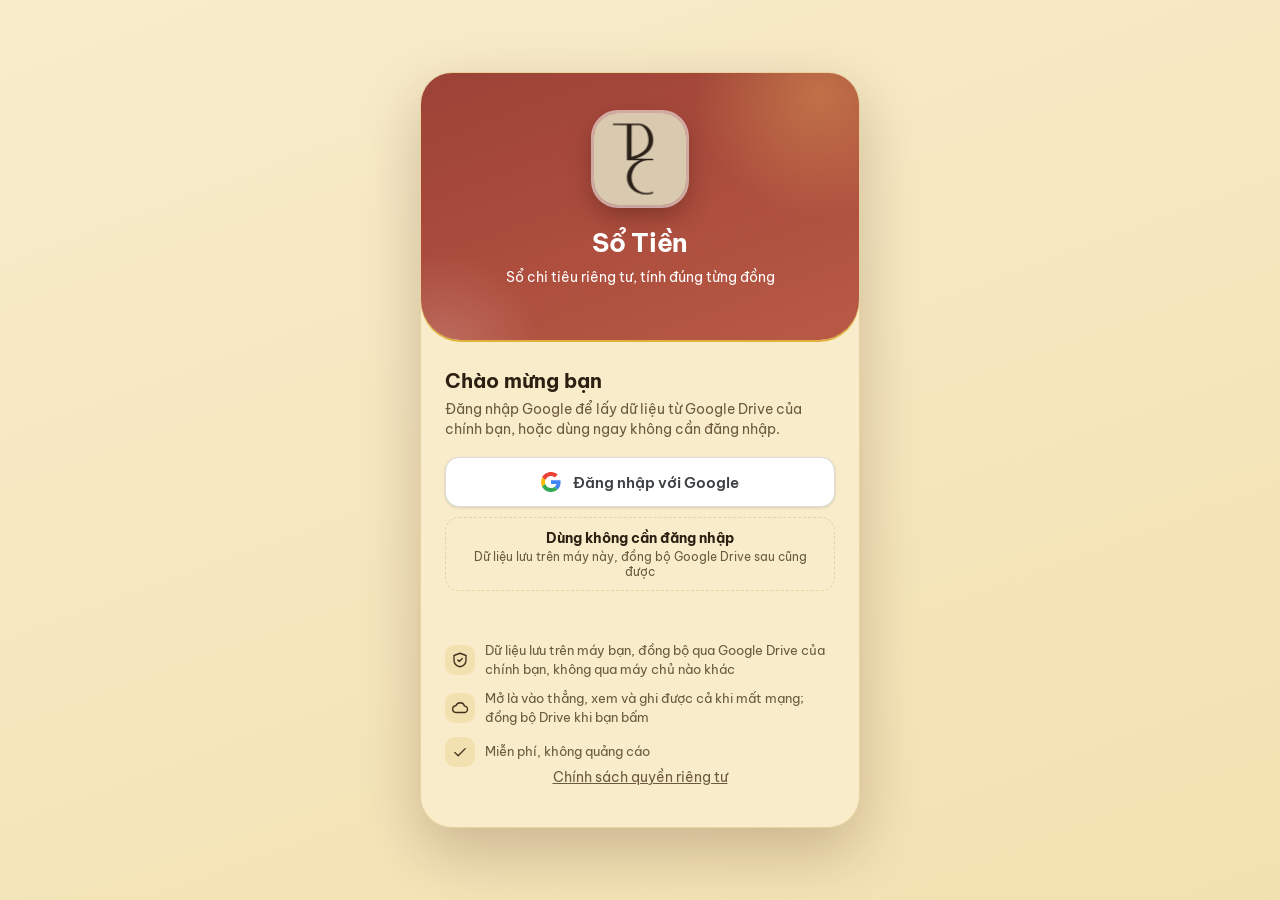
<file: index.html>
<!DOCTYPE html>
<html lang="vi">
<head>
<meta charset="UTF-8">
<meta name="viewport" content="width=device-width, initial-scale=1, maximum-scale=1, user-scalable=no">
<title>Sổ Tiền</title>
<link rel="manifest" href="manifest.json">
<meta name="theme-color" content="#b5473a">
<link rel="icon" type="image/svg+xml" href="icons/favicon.svg">
<link rel="icon" type="image/png" sizes="64x64" href="icons/icon-small.png">
<link rel="apple-touch-icon" href="icons/apple-touch-icon.png">
<meta name="apple-mobile-web-app-capable" content="yes">
<meta name="mobile-web-app-capable" content="yes">
<meta name="apple-mobile-web-app-title" content="Sổ Tiền">
<meta name="apple-mobile-web-app-status-bar-style" content="default">
<link rel="stylesheet" href="style.css?v=8327ab85">
</head>
<body>

<div id="authGate" class="gate">
  <div class="gate-wrap">
    <div class="gate-hero">
      <div class="gate-logo"><img src="icons/icon-192.png" alt="" width="92" height="92"></div>
      <h1 class="gate-ten">Sổ Tiền</h1>
      <p class="gate-sub">Sổ chi tiêu riêng tư, tính đúng từng đồng</p>
    </div>
    <div class="gate-body">
      <h2>Chào mừng bạn</h2>
      <p>Đăng nhập Google để lấy dữ liệu từ Google Drive của chính bạn, hoặc dùng ngay không cần đăng nhập.</p>
      <button id="btnSignIn" class="btn-google"><svg viewBox="0 0 48 48" aria-hidden="true" focusable="false"><path fill="#EA4335" d="M24 9.5c3.54 0 6.71 1.22 9.21 3.6l6.85-6.85C35.9 2.38 30.47 0 24 0 14.62 0 6.51 5.38 2.56 13.22l7.98 6.19C12.43 13.72 17.74 9.5 24 9.5z"/><path fill="#4285F4" d="M46.98 24.55c0-1.57-.15-3.09-.38-4.55H24v9.02h12.94c-.58 2.96-2.26 5.48-4.78 7.18l7.73 6c4.51-4.18 7.09-10.36 7.09-17.65z"/><path fill="#FBBC05" d="M10.53 28.59c-.48-1.45-.76-2.99-.76-4.59s.27-3.14.76-4.59l-7.98-6.19C.92 16.46 0 20.12 0 24c0 3.88.92 7.54 2.56 10.78l7.97-6.19z"/><path fill="#34A853" d="M24 48c6.48 0 11.93-2.13 15.89-5.81l-7.73-6c-2.15 1.45-4.92 2.3-8.16 2.3-6.26 0-11.57-4.22-13.47-9.91l-7.98 6.19C6.51 42.62 14.62 48 24 48z"/></svg><span>Đăng nhập với Google</span></button>
      <button id="btnOffline" class="btn-offline" style="display:none"></button>
      <div class="gate-msg" id="authMsg" role="status"></div>
      <ul class="gate-ds">
        <li><svg class="ic" viewBox="0 0 24 24" fill="none" stroke="currentColor" stroke-width="1.8" stroke-linecap="round" stroke-linejoin="round" aria-hidden="true" focusable="false"><path d="M12 3l8 3v6c0 4.5-3.2 8.2-8 9-4.8-.8-8-4.5-8-9V6z"/><path d="M9 12l2 2 4-4"/></svg>Dữ liệu lưu trên máy bạn, đồng bộ qua Google Drive của chính bạn, không qua máy chủ nào khác</li>
        <li><svg class="ic" viewBox="0 0 24 24" fill="none" stroke="currentColor" stroke-width="1.8" stroke-linecap="round" stroke-linejoin="round" aria-hidden="true" focusable="false"><path d="M7 18a4.5 4.5 0 0 1-.5-9A6 6 0 0 1 18 9.5 4 4 0 0 1 17.5 18z"/></svg>Mở là vào thẳng, xem và ghi được cả khi mất mạng; đồng bộ Drive khi bạn bấm</li>
        <li><svg class="ic" viewBox="0 0 24 24" fill="none" stroke="currentColor" stroke-width="1.8" stroke-linecap="round" stroke-linejoin="round" aria-hidden="true" focusable="false"><path d="M5 12.5l4.5 4.5L19 7.5"/></svg>Miễn phí, không quảng cáo</li>
      </ul>
      <p class="gate-priv"><a href="privacy.html">Chính sách quyền riêng tư</a></p>
      <div id="iosHint" class="ios-hint" style="display:none">
        <button id="iosHintDong" class="ios-hint-x" aria-label="Đóng gợi ý"><svg class="ic" viewBox="0 0 24 24" fill="none" stroke="currentColor" stroke-width="1.8" stroke-linecap="round" stroke-linejoin="round" aria-hidden="true" focusable="false"><path d="M6 6l12 12M18 6L6 18"/></svg></button>
        <b>Đưa lên màn hình chính cho tiện</b><br>
        Bấm nút <b>Chia sẻ</b> (ô vuông có mũi tên lên) ở thanh dưới Safari, rồi chọn <b>Thêm vào Màn hình chính</b>.
      </div>
    </div>
  </div>
</div>

<div id="app" style="display:none">
  <header>
    <div class="brand"><img class="brand-logo" src="icons/icon-small.png" alt="" width="28" height="28"> Sổ Tiền</div>
    <div class="sync-status" id="syncStatus">Đang tải dữ liệu…</div>
    <button id="btnTim" data-act="timBat" aria-label="Tìm kiếm" title="Tìm kiếm (/)"><svg class="ic" viewBox="0 0 24 24" fill="none" stroke="currentColor" stroke-width="1.8" stroke-linecap="round" stroke-linejoin="round" aria-hidden="true" focusable="false"><circle cx="11" cy="11" r="6.5"/><path d="M16 16l4.5 4.5"/></svg></button>
    <button id="btnChuong" data-act="cbMo" aria-label="Thông báo" title="Thông báo"><svg class="ic" viewBox="0 0 24 24" fill="none" stroke="currentColor" stroke-width="1.8" stroke-linecap="round" stroke-linejoin="round" aria-hidden="true" focusable="false"><path d="M6 8a6 6 0 0 1 12 0c0 7 3 9 3 9H3s3-2 3-9"/><path d="M10.3 21a1.94 1.94 0 0 0 3.4 0"/></svg><span id="cbBadge" class="cb-badge" style="display:none"></span></button>
    <button id="btnPhimTat" aria-label="Phím tắt" title="Phím tắt (?)">?</button>
    <button id="btnAnSo" aria-label="Ẩn số tiền"></button>
  </header>
  <div id="bannerZone"></div>
  <!-- Cùng 1 markup cho cả desktop và mobile: ở <=700px CSS đẩy .tabs xuống đáy
       (vùng ngón tay), .tab-ico hiện lên trên chữ. Handler ở app.js không đổi. -->
  <nav class="tabs">
    <button class="tab active" data-tab="sotay" aria-current="page"><span class="tab-ico" aria-hidden="true"><svg class="ic" viewBox="0 0 24 24" fill="none" stroke="currentColor" stroke-width="1.8" stroke-linecap="round" stroke-linejoin="round" aria-hidden="true" focusable="false"><path d="M5 4.5A1.5 1.5 0 0 1 6.5 3H19v14H6.5A1.5 1.5 0 0 0 5 18.5z"/><path d="M5 18.5A1.5 1.5 0 0 0 6.5 20H19v-3"/><path d="M9 7h6"/></svg></span>Sổ tay</button>
    <button class="tab" data-tab="dongtien"><span class="tab-ico" aria-hidden="true"><svg class="ic" viewBox="0 0 24 24" fill="none" stroke="currentColor" stroke-width="1.8" stroke-linecap="round" stroke-linejoin="round" aria-hidden="true" focusable="false"><path d="M3 17l5.5-6 4 4L21 6"/><path d="M15 6h6v6"/></svg></span>Dòng tiền</button>
    <button class="tab" data-tab="baocao"><span class="tab-ico" aria-hidden="true"><svg class="ic" viewBox="0 0 24 24" fill="none" stroke="currentColor" stroke-width="1.8" stroke-linecap="round" stroke-linejoin="round" aria-hidden="true" focusable="false"><path d="M12 3.5a8.5 8.5 0 1 0 8.5 8.5H12z"/><path d="M15 3.9A8.5 8.5 0 0 1 20.1 9H15z"/></svg></span>Báo cáo</button>
    <button class="tab" data-tab="vayno"><span class="tab-ico" aria-hidden="true"><svg class="ic" viewBox="0 0 24 24" fill="none" stroke="currentColor" stroke-width="1.8" stroke-linecap="round" stroke-linejoin="round" aria-hidden="true" focusable="false"><path d="M12 4v16"/><path d="M6.5 20h11"/><path d="M5 7h14"/><path d="M5 7l-2.5 6a3 3 0 0 0 5 0z"/><path d="M19 7l-2.5 6a3 3 0 0 0 5 0z"/></svg></span>Vay - Nợ</button>
    <button class="tab" data-tab="congcu"><span class="tab-ico" aria-hidden="true"><svg class="ic" viewBox="0 0 24 24" fill="none" stroke="currentColor" stroke-width="1.8" stroke-linecap="round" stroke-linejoin="round" aria-hidden="true" focusable="false"><path d="M14.7 6.3a1 1 0 0 0 0 1.4l1.6 1.6a1 1 0 0 0 1.4 0l3.77-3.77a6 6 0 0 1-7.94 7.94l-6.91 6.91a2.12 2.12 0 0 1-3-3l6.91-6.91a6 6 0 0 1 7.94-7.94l-3.76 3.76z"/></svg></span>Công cụ</button>
    <button class="tab" data-tab="danhmuc"><span class="tab-ico" aria-hidden="true"><svg class="ic" viewBox="0 0 24 24" fill="none" stroke="currentColor" stroke-width="1.8" stroke-linecap="round" stroke-linejoin="round" aria-hidden="true" focusable="false"><path d="M4 7h9"/><path d="M17 7h3"/><circle cx="15" cy="7" r="2"/><path d="M4 17h3"/><path d="M11 17h9"/><circle cx="9" cy="17" r="2"/></svg></span>Cài đặt</button>
  </nav>
  <main id="tabContent" aria-busy="true"><div class="skel" style="height:44px;width:220px"></div><div class="skel" style="height:190px"></div><div class="skel" style="height:240px"></div><div class="skel" style="height:320px"></div><span class="sr-only">Đang tải…</span></main>
</div>

<!-- SheetJS bản chính thức (0.18.5 trên npm/jsdelivr có lỗ hổng khi đọc file: CVE-2023-30533, CVE-2024-22363) -->
<script src="https://cdn.sheetjs.com/xlsx-0.20.3/package/dist/xlsx.full.min.js" integrity="sha384-EnyY0/GSHQGSxSgMwaIPzSESbqoOLSexfnSMN2AP+39Ckmn92stwABZynq1JyzdT" crossorigin="anonymous"></script>
<script src="https://accounts.google.com/gsi/client" async defer></script>

<script src="js/state.js?v=8327ab85"></script>
<script src="js/amlich.js?v=8327ab85"></script>
<script src="js/ui.js?v=8327ab85"></script>
<script src="js/lock.js?v=8327ab85"></script>
<script src="js/drive-sync.js?v=8327ab85"></script>
<script src="js/vayno-tinh.js?v=8327ab85"></script>
<script src="js/qr.js?v=8327ab85"></script>
<script src="js/vayno.js?v=8327ab85"></script>
<script src="js/sotay.js?v=8327ab85"></script>
<script src="js/nhachan.js?v=8327ab85"></script>
<script src="js/bieudo.js?v=8327ab85"></script>
<script src="js/nhan.js?v=8327ab85"></script>
<script src="js/nguoi.js?v=8327ab85"></script>
<script src="js/lich.js?v=8327ab85"></script>
<script src="js/doisoat.js?v=8327ab85"></script>
<script src="js/thetindung.js?v=8327ab85"></script>
<script src="js/nhap.js?v=8327ab85"></script>
<script src="js/danhmuc.js?v=8327ab85"></script>
<script src="js/ngansach.js?v=8327ab85"></script>
<script src="js/dongtien.js?v=8327ab85"></script>
<script src="js/theongay.js?v=8327ab85"></script>
<script src="js/tongket.js?v=8327ab85"></script>
<script src="js/congcu.js?v=8327ab85"></script>
<script src="js/giocong.js?v=8327ab85"></script>
<script src="js/ngaytudo.js?v=8327ab85"></script>
<script src="js/tet.js?v=8327ab85"></script>
<script src="js/loihua.js?v=8327ab85"></script>
<script src="js/somung.js?v=8327ab85"></script>
<script src="js/dodac.js?v=8327ab85"></script>
<script src="js/dautu.js?v=8327ab85"></script>
<script src="js/ht.js?v=8327ab85"></script>
<script src="js/tim.js?v=8327ab85"></script>
<script src="js/canhbao.js?v=8327ab85"></script>
<script src="js/chuong.js?v=8327ab85"></script>
<script src="js/hienthi.js?v=8327ab85"></script>
<script src="js/diemnhan.js?v=8327ab85"></script>
<script src="js/mophong.js?v=8327ab85"></script>
<script src="js/motion.js?v=8327ab85"></script>
<script src="js/phienban.js?v=8327ab85"></script>
<script src="js/app.js?v=8327ab85"></script>

</body>
</html>
</file>
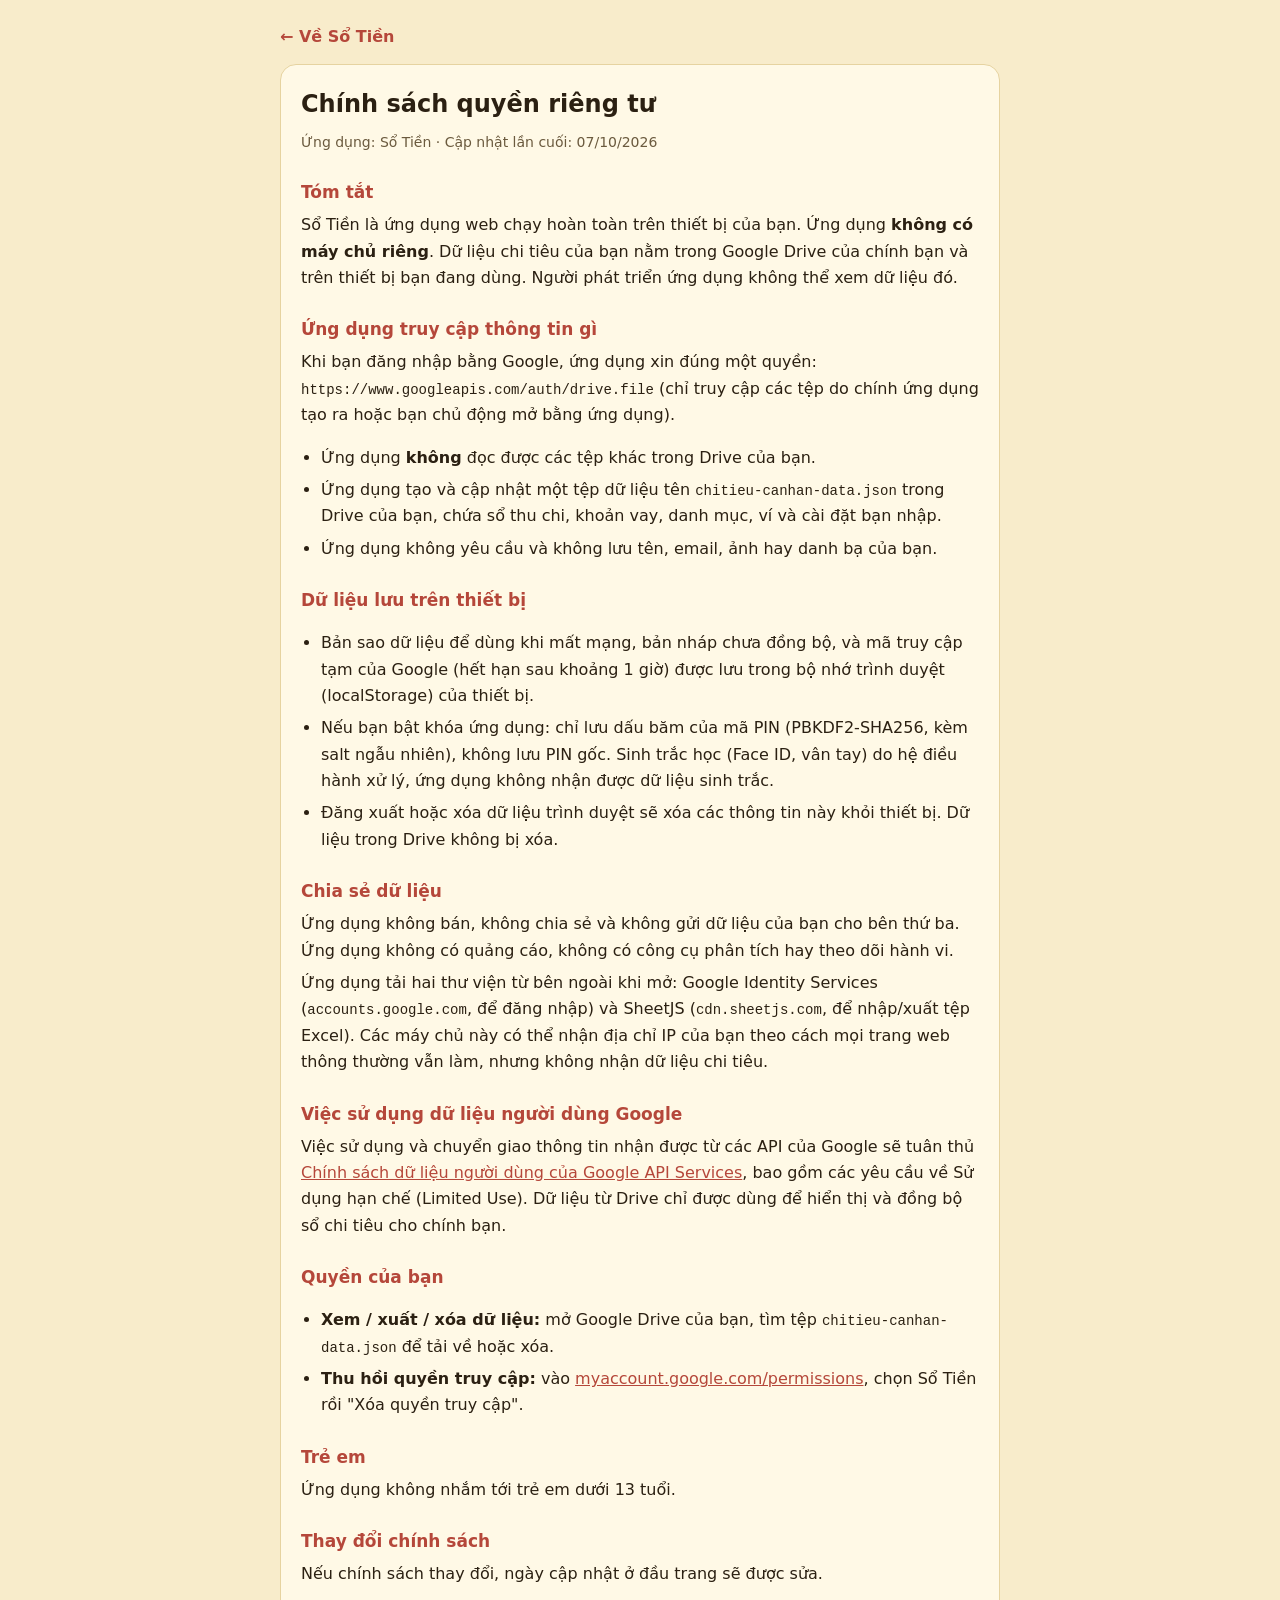
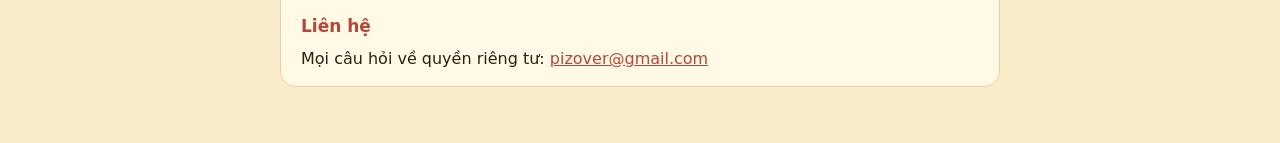
<file: privacy.html>
<!doctype html>
<html lang="vi">
<head>
<meta charset="utf-8">
<meta name="viewport" content="width=device-width,initial-scale=1">
<title>Chính sách quyền riêng tư — Sổ Tiền</title>
<link rel="icon" href="icons/icon-192.png">
<style>
:root{color-scheme:light dark;--bg:#f8eccb;--card:#fff9e6;--tx:#2b2012;--muted:#6b5a3e;--pri:#b5473a;--br:#e6d3a0}   /* cùng token với style.css */
@media (prefers-color-scheme:dark){:root{--bg:#221610;--card:#3e2b1e;--tx:#f6ead9;--muted:#d3bea6;--pri:#f2a493;--br:#6d543a}}
body{margin:0;background:var(--bg);color:var(--tx);font:16px/1.65 system-ui,-apple-system,"Segoe UI",Roboto,sans-serif}
main{max-width:720px;margin:0 auto;padding:24px 16px 56px}
.card{background:var(--card);border:1px solid var(--br);border-radius:16px;padding:20px 20px 8px}
h1{font-size:24px;margin:0 0 4px}h2{font-size:17px;margin:24px 0 6px;color:var(--pri)}
p,li{margin:6px 0}ul{padding-left:20px}.m{color:var(--muted);font-size:14px}
code{overflow-wrap:anywhere;font-size:14px}a{color:var(--pri)}.back{display:inline-block;margin-bottom:14px;text-decoration:none;font-weight:600}
</style>
</head>
<body>
<main>
<a class="back" href="./">← Về Sổ Tiền</a>
<div class="card">
<h1>Chính sách quyền riêng tư</h1>
<p class="m">Ứng dụng: Sổ Tiền · Cập nhật lần cuối: 07/10/2026</p>

<h2>Tóm tắt</h2>
<p>Sổ Tiền là ứng dụng web chạy hoàn toàn trên thiết bị của bạn. Ứng dụng <b>không có máy chủ riêng</b>. Dữ liệu chi tiêu của bạn nằm trong Google Drive của chính bạn và trên thiết bị bạn đang dùng. Người phát triển ứng dụng không thể xem dữ liệu đó.</p>

<h2>Ứng dụng truy cập thông tin gì</h2>
<p>Khi bạn đăng nhập bằng Google, ứng dụng xin đúng một quyền: <code>https://www.googleapis.com/auth/drive.file</code> (chỉ truy cập các tệp do chính ứng dụng tạo ra hoặc bạn chủ động mở bằng ứng dụng).</p>
<ul>
<li>Ứng dụng <b>không</b> đọc được các tệp khác trong Drive của bạn.</li>
<li>Ứng dụng tạo và cập nhật một tệp dữ liệu tên <code>chitieu-canhan-data.json</code> trong Drive của bạn, chứa sổ thu chi, khoản vay, danh mục, ví và cài đặt bạn nhập.</li>
<li>Ứng dụng không yêu cầu và không lưu tên, email, ảnh hay danh bạ của bạn.</li>
</ul>

<h2>Dữ liệu lưu trên thiết bị</h2>
<ul>
<li>Bản sao dữ liệu để dùng khi mất mạng, bản nháp chưa đồng bộ, và mã truy cập tạm của Google (hết hạn sau khoảng 1 giờ) được lưu trong bộ nhớ trình duyệt (localStorage) của thiết bị.</li>
<li>Nếu bạn bật khóa ứng dụng: chỉ lưu dấu băm của mã PIN (PBKDF2-SHA256, kèm salt ngẫu nhiên), không lưu PIN gốc. Sinh trắc học (Face ID, vân tay) do hệ điều hành xử lý, ứng dụng không nhận được dữ liệu sinh trắc.</li>
<li>Đăng xuất hoặc xóa dữ liệu trình duyệt sẽ xóa các thông tin này khỏi thiết bị. Dữ liệu trong Drive không bị xóa.</li>
</ul>

<h2>Chia sẻ dữ liệu</h2>
<p>Ứng dụng không bán, không chia sẻ và không gửi dữ liệu của bạn cho bên thứ ba. Ứng dụng không có quảng cáo, không có công cụ phân tích hay theo dõi hành vi.</p>
<p>Ứng dụng tải hai thư viện từ bên ngoài khi mở: Google Identity Services (<code>accounts.google.com</code>, để đăng nhập) và SheetJS (<code>cdn.sheetjs.com</code>, để nhập/xuất tệp Excel). Các máy chủ này có thể nhận địa chỉ IP của bạn theo cách mọi trang web thông thường vẫn làm, nhưng không nhận dữ liệu chi tiêu.</p>

<h2>Việc sử dụng dữ liệu người dùng Google</h2>
<p>Việc sử dụng và chuyển giao thông tin nhận được từ các API của Google sẽ tuân thủ <a href="https://developers.google.com/terms/api-services-user-data-policy" rel="noopener">Chính sách dữ liệu người dùng của Google API Services</a>, bao gồm các yêu cầu về Sử dụng hạn chế (Limited Use). Dữ liệu từ Drive chỉ được dùng để hiển thị và đồng bộ sổ chi tiêu cho chính bạn.</p>

<h2>Quyền của bạn</h2>
<ul>
<li><b>Xem / xuất / xóa dữ liệu:</b> mở Google Drive của bạn, tìm tệp <code>chitieu-canhan-data.json</code> để tải về hoặc xóa.</li>
<li><b>Thu hồi quyền truy cập:</b> vào <a href="https://myaccount.google.com/permissions" rel="noopener">myaccount.google.com/permissions</a>, chọn Sổ Tiền rồi "Xóa quyền truy cập".</li>
</ul>

<h2>Trẻ em</h2>
<p>Ứng dụng không nhắm tới trẻ em dưới 13 tuổi.</p>

<h2>Thay đổi chính sách</h2>
<p>Nếu chính sách thay đổi, ngày cập nhật ở đầu trang sẽ được sửa.</p>

<h2>Liên hệ</h2>
<p>Mọi câu hỏi về quyền riêng tư: <a href="mailto:pizover@gmail.com">pizover@gmail.com</a></p>
</div>
</main>
</body>
</html>
</file>
<file: style.css>
/* ====================================================================
   BIẾN MÀU — mọi màu phải lấy từ đây, KHÔNG viết mã màu trực tiếp trong
   rule bên dưới. Lý do: chế độ tối chỉ ghi đè khối [data-theme="dark"];
   màu nào viết cứng sẽ sáng trắng giữa nền tối.
   ==================================================================== */
:root{
  color-scheme: light dark;
  /* Bảng màu lấy từ logo (đỏ + vàng): nền KEM VÀNG (như giấy hoa văn Tết), thẻ kem nhạt, viền vàng nâu nhạt,
     chữ nâu đậm. Độ tương phản chữ/nền đã kiểm theo WCAG (chữ chính >= 13:1, chữ phụ >= 5,6:1, số xanh/đỏ >= 4,5:1).
     Đỏ chủ đạo là ĐỎ GẠCH dịu (#b5473a, chữ trắng 5,3:1); đỏ tươi --red chỉ dành cho tín hiệu (số chi, vượt mức, lỗi). */
  --bg:#f8eccb; --card:#fff9e6; --border:#e6d3a0; --text:#2b2012; --muted:#6b5a3e;
  --primary:#b5473a; --primary-d:#8f3328; --green:#14753a; --red:#c62828; --amber:#a85208; --gold:#7d5a06;
  --thu-bg:#eef3d6; --chi-bg:#fbe6d6; --shadow:0 1px 2px rgba(110,80,20,.08), 0 2px 8px rgba(110,80,20,.08);
  /* màu phụ, trước đây viết cứng trong rule */
  --input-bg:#fffdf3;      /* nền ô nhập + nền th sticky */
  --hover:#f2e1b0;         /* nền khi hover nút phụ, nền thẻ tag */
  --row-total:#f3e3b8;     /* dòng tổng */
  --row-bal:#fbe6d9;       /* dòng số dư / dòng đang mở chi tiết */
  --row-sub:#fbf2d8;       /* dòng phụ chỉ đọc (giao dịch gốc từ Vay-Nợ) */
  --danger-br:#eab29c;     /* viền nút nguy hiểm */
  --warn-bg:#ffefb8; --warn-br:#e6c566; --warn-tx:#70440a;  /* banner cảnh báo */
  --mask:rgba(50,32,10,.45);   /* nền mờ sau hộp thoại */
  --hero-a:#9c4236; --hero-b:#ad4e3e; --hero-c:#b85a46;   /* thẻ tổng quan: đỏ gạch dịu (đỏ tươi logo quá gắt khi phủ cả khối) */
  --chi-solid:#b03f30; --thu-solid:#14753a;   /* nền nút/đoạn chọn Chi / Thu: chữ trắng phải đọc được ở cả 2 theme */
  /* MÀU HÀNH ĐỘNG (nút, tab đang chọn, liên kết, ô đang chọn): nâu cà phê đậm, TÁCH khỏi đỏ vì đỏ chỉ có nghĩa "chi / vượt mức".
     --primary (đỏ gạch) giữ cho tên app, dòng số dư, tiêu đề nhóm. Nền đặc --action thì chữ trên đó là --action-tx. */
  --action:#43301f; --action-d:#2b1d11; --action-tx:#fff3d6;
  --on-hero:#fff;          /* chữ trên nền đậm cố định (thẻ hero, thẻ ví, vuốt xóa) */
  --vc-mac:#1f7a6b;        /* màu ví mặc định (xanh ngọc) */
  --vc-mac-sang:#1f7a6b;   /* cùng màu, bản dùng làm nét vẽ trên nền tối (tối ghi đè) */
  --on-hero-warn:#ffd0c4;  /* chữ cảnh báo (số âm) trên thẻ ví nền đậm */
  --primary-soft:rgba(217,138,0,.28);   /* nền đánh dấu từ khóa tìm và nháy kết quả */
  --glow-gold:rgba(255,214,102,.28);    /* quầng vàng trên thẻ hero */
  --ring-light:rgba(255,255,255,.55);   /* viền sáng quanh logo trên nền đậm */
  --shade-deep:rgba(40,10,4,.35);       /* bóng đậm dưới logo */
  --shade-deep-sm:rgba(40,10,4,.3);
  --ink-shadow-1:rgba(60,20,10,.14);    /* bóng nâu mực nhẹ: nút, đoạn chọn */
  --ink-shadow-2:rgba(60,20,10,.18);
  --ink-shadow-3:rgba(60,20,10,.22);    /* bóng khung đăng nhập trên màn rộng */
}
[data-theme="light"]{color-scheme: light}   /* thiếu dòng này thì ô nhập chưa tô màu bị iPhone chế độ tối vẽ đen dù app đang giao diện sáng */
[data-theme="dark"]{
  color-scheme: dark;
  --vc-mac-sang:#4fc1a6;
  /* tối NÂU ẤM rõ (cà phê / gỗ), không còn đen: cùng hệ với nền kem vàng ở theme sáng */
  /* nền / thẻ / khung con tách nhau rõ: thẻ sáng hơn nền ~1,3 lần, viền ~1,9 lần so với thẻ, khung con (--hover) sáng hơn thẻ ~1,3 lần */
  --bg:#221610; --card:#3e2b1e; --border:#6d543a; --text:#f6ead9; --muted:#d3bea6;
  --primary:#c4604f; --primary-d:#f2a493; --green:#6fd99a; --red:#ff8a80; --amber:#f6bb4a; --gold:#e8bd4f;
  --thu-bg:#21301d; --chi-bg:#43221b; --shadow:0 1px 2px rgba(0,0,0,.35), 0 2px 8px rgba(0,0,0,.25);
  --input-bg:#2c1d14;
  --hover:#523b27;
  --row-total:#4b3525;
  --row-bal:#552d28;
  --row-sub:#2f2118;
  --danger-br:#7a3c32;
  --warn-bg:#40331a; --warn-br:#7a6120; --warn-tx:#f6d57a;
  --mask:rgba(10,5,0,.65);
  --hero-a:#5a2219; --hero-b:#6e2b20; --hero-c:#7e3726;
  --chi-solid:#a8432f; --thu-solid:#1a7a42;
  --action:#f2d9a0; --action-d:#fff1cf; --action-tx:#2b1b10;   /* tối: kem vàng, chữ trên nền kem là nâu đậm */
}
*{box-sizing:border-box}
html,body{overscroll-behavior-y:none}   /* iOS 16+: bớt nảy cao su ở đầu / cuối trang làm thanh tab trôi theo (chưa kiểm trên máy thật) */
body{margin:0;background:var(--bg);color:var(--text);font-family:-apple-system,BlinkMacSystemFont,"Segoe UI",Roboto,Helvetica,Arial,sans-serif;font-size:14px;line-height:1.45}
#app{max-width:1100px;margin:0 auto;padding:12px 14px 60px}
header{display:flex;align-items:center;gap:10px;padding:10px 2px 14px;flex-wrap:wrap;position:sticky;top:0;background:var(--bg);z-index:20}
.brand{font-size:18px;font-weight:700;color:var(--primary-d);margin-right:auto}
.sync-status{font-size:12px;color:var(--muted);white-space:nowrap}
.sync-status.err{color:var(--red)}
.sync-status.ok{color:var(--green)}
.sync-status.cho{color:var(--amber)}
.sync-status[data-act]{cursor:pointer;text-decoration:underline dotted;text-underline-offset:3px}
button{cursor:pointer;font-family:inherit}
#btnRefresh,#btnTheme,#btnAnSo,#btnPhimTat,#btnTim{background:var(--card);border:1px solid var(--border);border-radius:8px;padding:6px 12px;font-size:13px;color:var(--text)}
#btnRefresh:hover,#btnTheme:hover,#btnAnSo:hover,#btnPhimTat:hover,#btnTim:hover{background:var(--hover)}
#btnTheme,#btnAnSo,#btnPhimTat,#btnTim{padding:6px 10px;font-size:15px;line-height:1}
.tabs{display:flex;gap:6px;margin-bottom:14px;border-bottom:1px solid var(--border);position:sticky;top:var(--header-h,52px);background:var(--bg);z-index:19}
.tab{background:none;border:none;padding:10px 16px;font-size:14px;font-weight:600;color:var(--muted);border-bottom:2px solid transparent;margin-bottom:-1px}
.tab.active{color:var(--action);border-bottom-color:var(--action)}
.tab-badge{display:inline-block;margin-left:5px;background:var(--red);color:#fff;font-size:11px;font-weight:700;line-height:1;padding:2px 5px;border-radius:999px;vertical-align:middle}
.card{background:var(--card);border:1px solid var(--border);border-radius:20px;padding:16px;margin-bottom:14px;box-shadow:var(--shadow)}
/* thẻ / form là đích cuộn (scrollIntoView ở chip "khoản định kỳ đến hạn", "danh mục vượt hạn mức", sửa một ngày...): chừa chỗ cho header dán
   đầu trang (và thanh tab dán ở trên khi màn rộng). Điện thoại: thanh tab nằm đáy nên chỉ chừa header. */
.card,#formGiaoDich{scroll-margin-top:calc(var(--header-h,52px) + var(--tabs-h,45px) + 8px)}
@media (max-width:700px){ .card,#formGiaoDich{scroll-margin-top:calc(var(--header-h,52px) + 8px)} }
.card h3{margin:0 0 12px;font-size:15px;color:var(--text)}
.grid-summary{display:grid;grid-template-columns:repeat(auto-fit,minmax(150px,1fr));gap:10px;margin-bottom:14px}
.stat{background:var(--card);border:1px solid var(--border);border-radius:12px;padding:12px 14px;box-shadow:var(--shadow)}
.stat .lbl{font-size:12px;color:var(--muted);margin-bottom:4px}
.stat .val{font-size:17px;font-weight:700}
.stat.thu .val{color:var(--green)}
.stat.chi .val{color:var(--red)}
.stat.gold .val{color:var(--gold)}
.month-nav{display:flex;align-items:center;gap:10px;margin-bottom:12px;position:sticky;top:calc(var(--header-h,52px) + var(--tabs-h,45px));background:var(--bg);z-index:18;padding-top:4px}
.month-nav button{background:var(--card);border:1px solid var(--border);border-radius:8px;width:30px;height:30px}
.month-nav .lbl{font-weight:700;font-size:15px;min-width:110px;text-align:center}
.month-nav select{font-weight:700;font-size:15px;border:1px solid var(--border);border-radius:8px;padding:5px 6px;background:var(--input-bg);color:var(--text);text-align:center;text-align-last:center}
label{display:block;font-size:12px;color:var(--muted);margin-bottom:3px}
input[type=number],input[type=date],input[type=month],input[type=text],input[type=password],select{padding:7px 9px;border:1px solid var(--border);border-radius:7px;font-size:14px;background:var(--input-bg);color:var(--text)}
input[type=number],input[type=date],input[type=month],input[type=text],input[type=password]{width:100%}
input:focus-visible,select:focus-visible,button:focus-visible,a:focus-visible{outline:2px solid var(--action);outline-offset:1px}
.form-row{display:grid;grid-template-columns:repeat(auto-fill,minmax(130px,1fr));gap:10px;margin-bottom:10px}
.cat-list{display:grid;grid-template-columns:repeat(auto-fill,minmax(220px,1fr));gap:10px;margin-bottom:10px}
.dm-card .cat-list{display:block;margin:0}
.btn{border:none;border-radius:8px;padding:8px 16px;font-size:13px;font-weight:600;color:var(--action-tx);background:var(--action)}
.btn:hover{background:var(--action-d)}
/* chế độ tối: --primary sáng (dùng làm màu chữ) nên nút nền đặc dùng đỏ gạch đậm để chữ trắng đọc được; hover không đổi sang màu nhạt */
.btn.secondary{background:var(--card);color:var(--text);border:1px solid var(--border)}
.btn.secondary:hover{background:var(--hover)}
.btn.danger{background:var(--card);color:var(--red);border:1px solid var(--danger-br)}
.btn.danger:hover{background:var(--chi-bg)}
.btn.sm{padding:4px 10px;font-size:12px}
table{width:100%;border-collapse:collapse;font-size:13px}
th,td{padding:7px 8px;border-bottom:1px solid var(--border);text-align:right;white-space:nowrap}
th:first-child,td:first-child{text-align:left}
th{color:var(--muted);font-weight:600;font-size:12px}
tr.total-row td{font-weight:700;background:var(--row-total)}
tr.balance-row td{font-weight:700;background:var(--row-bal);color:var(--primary-d)}
.table-wrap{overflow-x:auto}
.table-wrap-year{overflow-x:auto}   /* chỉ cuộn NGANG khi nhiều cột; không có khung cuộn dọc riêng (cuộn lồng nhau khó thao tác trên điện thoại) */
.actions-col{width:70px}
.charts-grid{display:grid;grid-template-columns:1fr 1fr;gap:14px}
.charts-grid .full{grid-column:1/-1}
@media (max-width:700px){.charts-grid{grid-template-columns:1fr}}
.chart-box{position:relative;height:230px}
.empty{color:var(--muted);font-size:13px;padding:10px 0}
.dt-input{width:150px;text-align:right}
.th-month{text-align:center}
.dt-suggest{font-style:italic;color:var(--muted)}
.cat-label{display:flex;align-items:center;gap:6px}
.cat-tag{font-size:11px;font-weight:600;padding:1px 6px;border-radius:4px;background:var(--hover);color:var(--muted)}
.group-title{font-weight:700;margin:14px 0 6px;font-size:13px;color:var(--primary-d)}
.group-title:first-child{margin-top:0}
.icon-btn{background:none;border:none;color:var(--muted);font-size:15px;padding:2px 6px;border-radius:6px}
.icon-btn:hover{background:var(--hover);color:var(--red)}
.banner{display:flex;align-items:center;gap:10px;background:var(--warn-bg);border:1px solid var(--warn-br);color:var(--warn-tx);border-radius:10px;padding:10px 12px;margin-bottom:14px;font-size:13px}
.bn-ic{flex:none;display:grid;place-items:center;width:32px;height:32px;border-radius:8px;background:color-mix(in srgb,currentColor 14%,transparent)}
.bn-ic .ic{width:18px;height:18px;vertical-align:baseline}
.bn-tx{flex:1;min-width:0;display:flex;flex-direction:column;gap:1px;line-height:1.35}
.bn-tx b{font-weight:700}
.bn-tx span{font-size:12px;opacity:.85}
.banner .btn{flex:none}
.year-nav{display:flex;align-items:center;gap:10px;margin-bottom:12px;position:sticky;top:calc(var(--header-h,52px) + var(--tabs-h,45px));background:var(--bg);z-index:18;padding-top:4px}
.year-nav .lbl{font-weight:700;font-size:15px;min-width:60px;text-align:center}
.sticky-col{position:sticky;left:0;background:var(--card);z-index:2;box-shadow:2px 0 4px rgba(0,0,0,.05)}
tr.total-row .sticky-col{background:var(--row-total)}
tr.balance-row .sticky-col{background:var(--row-bal)}
.search-row{display:flex;gap:8px;flex-wrap:wrap;align-items:flex-end;margin-bottom:12px}
.search-row .fld{flex:1;min-width:140px}
.search-row .fld label{margin-bottom:3px}


/* --- tab Mô phỏng --- */
.mp-chk{width:32px;text-align:center}
.mp-chk input{width:auto;margin:0}
tr.mp-off td{opacity:.45}
tr.mp-am td{background:var(--chi-bg)}

/* ====================================================================
   toast — thông báo góc dưới, không chặn thao tác (thay alert)
   z-index phải CAO HƠN .gate (50) và .modal-back (60), vì toast có
   thể bật ra ngay sau khi hộp thoại đóng.
   ==================================================================== */
.toast-wrap{position:fixed;left:50%;transform:translateX(-50%);bottom:18px;z-index:80;
  display:flex;flex-direction:column;gap:8px;align-items:stretch;width:min(460px,calc(100vw - 24px));pointer-events:none}
.toast{pointer-events:auto;display:flex;align-items:flex-start;gap:9px;
  background:var(--card);color:var(--text);border:1px solid var(--border);
  border-radius:10px;padding:10px 12px;font-size:13px;line-height:1.4;
  box-shadow:0 4px 14px rgba(0,0,0,.14);animation:toast-in .18s ease-out}
.toast.out{opacity:0;transform:translateY(6px);transition:opacity .2s,transform .2s}
.toast-ico{flex:0 0 auto;font-weight:700;color:var(--green)}
.toast.err .toast-ico{color:var(--red)}
.toast.warn .toast-ico{color:var(--amber)}
.toast-msg{flex:1 1 auto;white-space:pre-wrap;word-break:break-word}
.toast-undo{flex:0 0 auto;background:none;border:none;color:var(--action);font-weight:700;font-size:12px;padding:0 4px;text-decoration:underline}
.toast-x{flex:0 0 auto;background:none;border:none;color:var(--muted);font-size:12px;padding:0 2px;line-height:1.2}
.toast-x:hover{color:var(--text)}
@keyframes toast-in{from{opacity:0;transform:translateY(10px)}to{opacity:1;transform:none}}

/* ====================================================================
   hộp thoại — thay confirm/prompt. Chữ nằm trên nút nên không phải
   giải thích "OK = ... / Hủy = ..." trong nội dung.
   ==================================================================== */
.modal-back{position:fixed;inset:0;top:var(--vv-top,0px);bottom:auto;height:var(--vv-h,100%);background:var(--mask);z-index:60;
  display:flex;align-items:center;justify-content:center;padding:18px;animation:modal-fade .15s ease-out}
.modal-box{background:var(--card);color:var(--text);border:1px solid var(--border);border-radius:14px;
  padding:18px 18px 14px;box-shadow:0 10px 40px rgba(0,0,0,.25);
  max-width:430px;width:100%;max-height:calc(100vh - 36px);overflow:auto;animation:modal-pop .16s ease-out}
.modal-box.nguy-hiem{border-color:var(--red)}   /* viền đủ 4 cạnh, không dùng viền dày một cạnh */
.modal-box.nguy-hiem .modal-title{color:var(--red)}
.modal-title{font-size:15px;font-weight:700;margin-bottom:8px}
.modal-body{font-size:13px;color:var(--muted);line-height:1.5;margin-bottom:12px;word-break:break-word}
.modal-box label{margin-top:2px}
.modal-err{color:var(--red);font-size:12px;min-height:16px;margin-top:4px}
.modal-btns{display:flex;gap:8px;justify-content:flex-end;flex-wrap:wrap;margin-top:12px}
@keyframes modal-fade{from{opacity:0}to{opacity:1}}
@keyframes modal-pop{from{opacity:0;transform:translateY(8px) scale(.98)}to{opacity:1;transform:none}}
@media (max-width:480px){
  .modal-box{max-width:none}
  .modal-btns .modal-btn{flex:1 1 120px}
}
/* dạng bảng trượt từ đáy (hộp không có ô nhập): cùng ngôn ngữ với .qa-sheet / .vn-sheet */
.modal-grab{display:none}
.modal-back.sheet{align-items:flex-end;padding:0}
.modal-back.sheet .modal-box{max-width:520px;max-height:100%;border-bottom:none;border-radius:26px 26px 0 0;
  padding:0 20px calc(18px + env(safe-area-inset-bottom));box-shadow:0 -10px 40px rgba(0,0,0,.25);animation:modal-len .32s var(--ease) both}
.modal-back.sheet .modal-box.nguy-hiem{border-color:var(--border)}
.modal-back.sheet .modal-grab{display:block;width:42px;height:5px;border-radius:99px;background:var(--border);margin:7px auto 14px}
.modal-back.sheet .modal-title{font-size:17px}
.modal-back.sheet .modal-btns{flex-direction:column-reverse;gap:8px;margin-top:16px}
.modal-back.sheet .modal-btns .modal-btn{flex:none;width:100%;min-height:46px;border-radius:14px}
.modal-back.sheet.dong{pointer-events:none;animation:modal-tat .18s ease-in both}
.modal-back.sheet.dong .modal-box{animation:modal-xuong .18s ease-in both}
@keyframes modal-len{from{transform:translateY(100%)}to{transform:none}}
@keyframes modal-xuong{to{transform:translateY(100%)}}
@keyframes modal-tat{to{opacity:0}}
@media (min-width:700px){
  .modal-back.sheet{align-items:center;padding:18px}
  .modal-back.sheet .modal-box{border:1px solid var(--border);border-radius:24px}
}

/* ====================================================================
   LỚP 2 — ô nhập tiền, nav dưới, FAB, bảng dạng thẻ
   ==================================================================== */

/* ô tiền là type="text" (để chèn được dấu "."), căn phải cho dễ soát số */
.money{text-align:right;font-variant-numeric:tabular-nums}

/* trạng thái rỗng có icon + nút hành động, thay vì chỉ 1 dòng chữ xám */
.empty-box{text-align:center;padding:22px 10px;color:var(--muted);font-size:13px}
.empty-box .ico{font-size:28px;display:block;margin-bottom:6px;opacity:.75}
.empty-box .btn{margin-top:10px}

/* đoạn giải thích dài gấp lại sau nút ⓘ — nhìn thấy bảng trước, đọc luật sau */
.giai-thich{margin:0 0 10px;font-size:12px;color:var(--muted)}
.giai-thich>summary{cursor:pointer;list-style:none;display:inline-block;
  padding:3px 8px;border:1px solid var(--border);border-radius:999px;
  color:var(--muted);font-size:12px;user-select:none}
.giai-thich>summary::-webkit-details-marker{display:none}
.giai-thich>summary:hover{color:var(--text);border-color:var(--action)}
.giai-thich>div{margin-top:7px;line-height:1.55}


/* bàn phím mở (iOS: phần nhìn thấy nhỏ hơn khung layout): thanh tab và thanh Ghi nhanh ẩn đi thay vì nổi trên bàn phím */
html[data-kb] .tabs,html[data-kb] .qa-bar-wrap{visibility:hidden}
@media (max-width:700px){
  /* điều hướng xuống đáy (vùng ngón tay). Markup + handler không đổi 1 dòng,
     nhưng updateStickyOffsets() PHẢI set --tabs-h:0px vì nav không còn
     chiếm chỗ ở đỉnh — nếu không .month-nav/.year-nav sẽ hở 1 khoảng trống. */
  /* đặt theo ĐÁY PHẦN NHÌN THẤY (visualViewport) thay vì bottom:0 của khung layout: iOS đôi khi khung layout ngắn hơn / lệch nên thanh lơ lửng.
     top = đáy phần nhìn thấy, translateY(-100%) kéo thanh lên đúng chiều cao của nó; vuốt hết cỡ / nảy thì thanh vẫn nằm đáy màn hình. */
  .tabs{position:fixed;top:calc(var(--vv-top,0px) + var(--vv-h,100%));bottom:auto;left:0;right:0;margin:0;transform:translateY(-100%);
    justify-content:space-around;gap:0;background:var(--card);
    border-top:1px solid var(--border);border-bottom:none;
    padding-bottom:env(safe-area-inset-bottom);z-index:50}
  .tabs .tab{position:relative;flex:1;display:flex;flex-direction:column;align-items:center;gap:2px;
    font-size:11px;padding:7px 0 6px;margin-bottom:0;border-bottom:none;border-top:2px solid transparent}
  .tabs .tab.active{border-top-color:var(--action)}
  .tab-ico{font-size:17px;line-height:1}
  .tab-badge{position:absolute;transform:translate(14px,-4px)}
  #app{padding-bottom:78px}
  /* thông báo lên ĐỈNH màn hình: ở đáy nó nằm sau bàn phím iOS đang mở nên người dùng không thấy (và không bấm được Hoàn tác) */
  .toast-wrap{bottom:auto;top:calc(10px + env(safe-area-inset-top))}

}

/* ---- Hạn mức tháng (Sổ tay) ---- */
.hm-fill{height:100%;border-radius:99px;background:var(--green)}
.hm-badge{font-size:11px;font-weight:600;padding:2px 8px;border-radius:99px}
.hm-badge.over{background:var(--chi-bg);color:var(--red)}

/* ---- Ví / nguồn tiền ---- */
.vi-grid{display:grid;grid-template-columns:repeat(auto-fit,minmax(150px,1fr));gap:10px}
.vi-form{margin-top:12px;padding-top:12px;border-top:1px solid var(--border)}
.vi-chip{display:inline-block;font-size:11px;padding:1px 7px;border-radius:99px;background:var(--hover);color:var(--muted);margin-left:4px;vertical-align:1px}

/* ---- Giao dịch định kỳ đến hạn ---- */
.dk-row{display:flex;align-items:center;gap:12px;flex-wrap:wrap;padding:8px 0;border-top:1px solid var(--border)}
.dk-row:first-of-type{border-top:0}
.dk-main{flex:1;min-width:160px}
.dk-ten{font-weight:600}
.dk-sub{font-size:12px;color:var(--muted)}
.dk-tien{font-weight:600;white-space:nowrap}
.dk-btn{display:flex;gap:6px}

/* ---- Phím tắt: chỉ có nghĩa ở desktop ---- */
@media (max-width:700px), (hover:none){ #btnPhimTat{display:none} }

/* ---- Mục tiêu tiết kiệm: thanh tiến độ dùng màu chính, xanh khi đã đủ ---- */

/* ---- Màu danh mục ---- */
.cat-dot{display:inline-block;width:9px;height:9px;border-radius:50%;margin-right:6px}
.cat-color{width:26px;height:26px;padding:0;border:1px solid var(--border);border-radius:6px;background:none;cursor:pointer;flex:none}

/* ---- Form nhập: tách rõ khối THU / khối CHI ---- */
.form-sec{border:1px solid color-mix(in srgb,var(--green) 40%,var(--border));border-radius:10px;padding:10px 12px 6px;margin:14px 0;background:var(--thu-bg)}
.form-sec.chi{border-color:color-mix(in srgb,var(--red) 40%,var(--border));background:var(--chi-bg)}
.form-sec-head{font-weight:700;font-size:13px;letter-spacing:.2px;margin-bottom:8px;color:var(--green)}
.form-sec.chi .form-sec-head{color:var(--red)}

/* ---- Ô chọn (select) trong lưới form phải co theo ô, không theo tên dài nhất ----
   input đã có width:100% còn select thì không: select tự giãn theo option dài nhất,
   tràn khỏi ô lưới và đè lên ô bên cạnh. min-width:0 để ô lưới được phép co. */
.form-row > div, .search-row .fld{min-width:0}
.form-row select, .search-row .fld select{width:100%;min-width:0;text-overflow:ellipsis}

/* ---- Chênh lệch ở tab Dòng tiền: màu theo tốt/xấu + nhãn chữ ---- */
.chenh.tot,.chenh-nhan.tot,.chenh-chuthich .tot{color:var(--green)}
.chenh.xau,.chenh-nhan.xau,.chenh-chuthich .xau{color:var(--red)}
.chenh-nhan{display:block;font-size:11px;font-weight:600;line-height:1.2}
.chenh-chuthich{font-size:12px;color:var(--muted);padding:0 0 10px}
.chenh-chuthich .tot,.chenh-chuthich .xau{font-weight:700}

/* ---- Danh sách chuyển tiền giữa ví ---- */
.vi-tong{display:flex;align-items:center;justify-content:space-between;gap:10px;width:100%;border:none;background:none;padding:2px 0;min-height:36px;color:var(--text);font-size:14px;text-align:left;cursor:pointer}
.vi-tong-r{display:flex;align-items:center;gap:6px;white-space:nowrap}
.vi-tong-i{width:16px;height:16px;color:var(--muted);transform:rotate(-90deg);transition:transform .15s}
.vi-tong[aria-expanded="true"] .vi-tong-i{transform:none}
.vi-ds{margin-top:10px}
.vi-ct{display:flex;align-items:center;gap:10px;padding:8px 0;border-top:1px solid var(--border)}
.vi-ct-main{flex:1;min-width:0;overflow-wrap:anywhere}
.vi-ct-note{font-size:12px;color:var(--muted)}
.vi-ct-tien{font-weight:600;white-space:nowrap}

/* ---- Ô ngày/tháng: iOS Safari hiện ngày dạng dài theo hệ thống ("ngày 6 thg 10, 2026"), độ rộng nội tại
        lớn hơn ô lưới nên tràn và đè ô bên cạnh. appearance:none + min-width:0 ép nó co theo ô;
        min-height giữ chiều cao khi ô trống (iOS xẹp ô date rỗng về 0 nếu bỏ appearance). ---- */
input[type=date],input[type=month]{-webkit-appearance:none;appearance:none;min-width:0;max-width:100%;min-height:38px;text-align:left;display:block}

/* ---- Điện thoại ---- */
@media (max-width:700px){
  /* header dán đầu màn hình nên càng thấp càng đỡ chiếm chỗ: nút làm mới chỉ còn biểu tượng,
     dòng trạng thái đồng bộ xuống 1 dòng nhỏ riêng thay vì đẩy nút Đăng xuất xuống hàng */
  header{gap:6px;padding:8px 2px 10px}
  .brand{font-size:16px;white-space:nowrap}
  .sync-status{order:10;flex-basis:100%;font-size:11px;margin-top:-2px}
  #btnRefresh .lbl{display:none}
  #btnRefresh{padding:6px 10px;font-size:13px}
  /* thanh lọc Sổ tay: 2 cột; ô tìm + danh mục (+ nút xóa lọc) chiếm cả hàng, 2 ô ngày nằm cạnh nhau */
  .search-row{display:grid;grid-template-columns:1fr 1fr;gap:8px}
  .search-row .fld{min-width:0}
  .search-row .fld:nth-child(1),.search-row .fld:nth-child(2),.search-row .fld:nth-child(5){grid-column:1/-1}
}

/* ---- Gợi ý cài app (iOS) + hướng dẫn ở tab Danh mục ---- */
.cai-app{margin:0 0 8px;font-size:13px}
.cai-app ol{margin:4px 0 0;padding-left:20px}
.cai-app li{margin:2px 0}

/* ---- Banner "Có bản mới" ---- */
.banner-moi{background:var(--row-bal);border-color:var(--action);color:var(--text)}


/* ====================================================================
   LỚP 3 — Ghi nhanh (đầu Sổ tay), form đầy đủ gấp lại
   ==================================================================== */
.form-head{display:flex;align-items:center;justify-content:space-between;gap:10px}
.form-head h3{margin:0 0 12px}

/* iOS Safari tự phóng to trang khi chạm vào ô nhập có chữ < 16px, và không thu lại -> phải ép 16px trên điện thoại */
@media (max-width:700px){
  input[type=number],input[type=date],input[type=month],input[type=text],input[type=password],select,textarea{font-size:16px}
}

/* Khoá phóng to: chỉ cuộn, không véo hay chạm đúp để zoom (app một người dùng, chỉ dùng trên điện thoại).
   touch-action ở html áp cho mọi phần tử con; quy tắc cục bộ như .bd-lc{touch-action:pan-y} chỉ hẹp thêm, không phá. */
html{touch-action:pan-x pan-y;-webkit-text-size-adjust:100%}

/* ====================================================================
   Thẻ tổng quan đầu Sổ tay
   ==================================================================== */
.hero{background:var(--card);color:var(--text);border:1px solid var(--border);border-radius:22px;padding:16px 18px 14px;
  box-shadow:0 2px 4px rgba(110,80,20,.06), 0 10px 28px rgba(110,80,20,.10)}
[data-theme="dark"] .hero{box-shadow:0 2px 4px rgba(0,0,0,.3), 0 10px 28px rgba(0,0,0,.28)}
.hero-top{display:flex;align-items:center;justify-content:space-between;gap:10px;margin-bottom:2px}
.hero-lbl{font-size:13px;color:var(--muted)}
.hero .month-nav{position:static;margin:0;padding:0;background:none;gap:2px;border-radius:12px;background:var(--hover);padding:3px}
.hero .month-nav button{background:none;border:none;width:28px;height:30px;color:var(--muted);font-size:16px;border-radius:9px}
.hero .month-nav select{border:none;background:none;font-size:14px;padding:5px 2px;min-width:0;cursor:pointer}
.hero-val{font-size:38px;font-weight:800;line-height:1.15;margin:2px 0;font-variant-numeric:tabular-nums;letter-spacing:-.6px}
.hero-sub{font-size:12px;color:var(--muted)}
.hero-nums{display:grid;grid-template-columns:repeat(3,minmax(0,1fr));gap:8px;align-items:start;margin-top:12px;padding-top:10px;border-top:1px solid var(--border)}
.hero-nums .l{display:flex;align-items:center;gap:5px;font-size:12px;color:var(--muted)}
.hero-nums .v.duong{color:var(--green)} .hero-nums .v.am{color:var(--red)}
.hero-nums .v{font-size:15px;font-weight:700;font-variant-numeric:tabular-nums;white-space:nowrap}
.hero-nums .dot{display:inline-block;width:8px;height:8px;border-radius:50%}
.hero-nums .dot.thu{background:var(--thu-solid)} .hero-nums .dot.chi{background:var(--chi-solid)}
.hero-bud{margin-top:14px;padding-top:12px;border-top:1px solid var(--border)}
.hero-bud-top{display:flex;justify-content:space-between;gap:8px;font-size:12px;color:var(--muted);margin-bottom:5px}
.hero-bar{height:8px;border-radius:99px;background:var(--hover);overflow:hidden}
.hero-bar>i{display:block;height:100%;border-radius:99px;background:var(--thu-solid)}
.hero-bar>i.warn{background:var(--amber)}
.hero-bar>i.over{background:var(--red)}
.hero-bud-sub{font-size:11px;color:var(--muted);margin-top:4px}
.hero-bud-sub b{color:var(--text)}
.hero-day-so{font-size:22px;font-weight:800;font-variant-numeric:tabular-nums;line-height:1.2}
.hero-day-so.vuot{color:var(--red)}   /* đã vượt hạn mức hằng ngày: đỏ = chi vượt mức */
.hero-day .hero-link{margin-top:0}
.hero-day+.hero-bud{margin-top:8px;padding-top:0;border-top:0}
.hero .vi-sec{margin:12px 0 0}
.hero-chips{display:flex;flex-wrap:wrap;gap:6px;margin-top:12px}
.hero-chip{background:var(--hover);border:1px solid var(--border);color:var(--action);border-radius:999px;padding:6px 12px;font-size:12px;font-weight:600}
.hero-ok{font-size:12px;color:var(--muted);margin-top:12px}

/* ---- Thương hiệu: logo thay emoji ---- */
.brand{display:flex;align-items:center;gap:8px}
.brand-logo{border-radius:7px;display:block}

/* ====================================================================
   Bảng -> thẻ trên điện thoại (Vay-Nợ, phân tích Dòng tiền). Bảng 5-9 cột tràn ngang, cột bị cắt giữa số.
   Cách dùng: <table class="m-cards">, ô đầu class="m-title", các ô sau có data-th="Nhãn cột",
   ô nút bấm class="m-act" (hoặc actions-col), dòng chứa bảng con class="m-detail", dòng tiêu đề nhóm class="m-group".
   Bảng 4 cột (class t-compact): giữ dạng bảng nhưng thu gọn để vừa màn hình.
   ==================================================================== */
@media (max-width:700px){
  table.m-cards, table.m-cards tbody{display:block}
  table.m-cards thead{display:none}
  table.m-cards tbody tr{display:block;border:1px solid var(--border);border-radius:10px;background:var(--card);margin-bottom:8px;padding:8px 10px}
  table.m-cards tbody tr>td{display:flex;justify-content:space-between;align-items:baseline;gap:12px;border:none;padding:3px 0;text-align:right;white-space:normal;background:transparent}
  table.m-cards tbody tr>td[data-th]::before{content:attr(data-th);flex:0 0 auto;color:var(--muted);font-size:12px;font-weight:600;text-align:left}
  table.m-cards tbody tr>td:empty{display:none}
  table.m-cards td.m-title{display:block;text-align:left;font-weight:700;font-size:15px;padding-bottom:6px;margin-bottom:4px;border-bottom:1px solid var(--border)}
  table.m-cards td.actions-col, table.m-cards td.m-act{width:auto;justify-content:flex-end;flex-wrap:wrap;gap:6px;padding-top:6px}
  table.m-cards td.actions-col::before, table.m-cards td.m-act::before{content:none}
  table.m-cards tr.m-detail{border:none;background:none;padding:0}
  table.m-cards tr.m-detail>td{display:block;padding:0;text-align:left}
  table.m-cards tr.m-group{border:none;background:none;padding:0;margin:14px 0 6px}
  table.m-cards tr.m-group>td{display:block;padding:0;text-align:left}
  table.m-cards tr.total-row{background:var(--row-total)}

  table.t-compact{font-size:12px}
  table.t-compact th, table.t-compact td{padding:6px 3px}
  table.t-compact th{white-space:normal}
}
td.m-act{white-space:nowrap}

/* ---- Dòng tiền trên điện thoại: hàng nút chọn tháng ---- */
.dt-chips{display:flex;gap:6px;overflow-x:auto;padding:2px 0 10px;-webkit-overflow-scrolling:touch;scrollbar-width:none}
.dt-chips::-webkit-scrollbar{display:none}
.dt-chip{flex:0 0 auto;min-width:50px;border:1px solid var(--border);background:var(--card);color:var(--text);border-radius:999px;padding:7px 12px;font-size:14px;font-weight:600}
.dt-chip.on{background:var(--action);border-color:var(--action);color:var(--action-tx)}


/* ---- Vay-Nợ: chạm vào khoản ở thẻ "Sắp đến hạn" để nhảy tới khoản đó bên dưới ---- */
.vn-flash{animation:vn-flash 1.8s ease-out}
@keyframes vn-flash{0%,45%{background:var(--row-bal);box-shadow:0 0 0 2px var(--action)}100%{background:var(--card);box-shadow:0 0 0 0 transparent}}

/* ---- Danh mục > Ví: nút chọn tài khoản mặc định ---- */
.vi-md{display:flex;align-items:center;gap:6px;margin:0;padding:8px 2px;font-size:13px;color:var(--text);white-space:nowrap;cursor:pointer}
.vi-md input{width:auto;margin:0}

/* ô tích / nút chọn dùng màu chủ đạo thay vì xanh mặc định của trình duyệt */
input[type=radio],input[type=checkbox]{accent-color:var(--action)}

/* ---- dòng chú thích nhỏ dưới số trong ô thống kê (Mô phỏng: số dư hiện tại đã cộng khoản nào) ---- */
.stat .stat-sub{font-size:11px;color:var(--muted);margin-top:4px;line-height:1.35}

/* ====================================================================
   LỚP 4 — font Be Vietnam Pro, icon nét mảnh (thay emoji), nút + nổi vuông bo góc.
   Font nằm trong /fonts (giấy phép OFL), mất mạng vẫn dùng được; thiếu font thì rơi về font hệ thống.
   ==================================================================== */
@font-face{font-family:'Be Vietnam Pro';font-style:normal;font-weight:400;font-display:swap;src:url(fonts/be-vietnam-pro-latin-400.woff2) format('woff2');unicode-range:U+0000-00FF,U+0131,U+0152-0153,U+02BB-02BC,U+02C6,U+02DA,U+02DC,U+0304,U+0308,U+0329,U+2000-206F,U+20AC,U+2122,U+2191,U+2193,U+2212,U+2215,U+FEFF,U+FFFD}
@font-face{font-family:'Be Vietnam Pro';font-style:normal;font-weight:400;font-display:swap;src:url(fonts/be-vietnam-pro-vietnamese-400.woff2) format('woff2');unicode-range:U+0102-0103,U+0110-0111,U+0128-0129,U+0168-0169,U+01A0-01A1,U+01AF-01B0,U+0300-0301,U+0303-0304,U+0308-0309,U+0323,U+0329,U+1EA0-1EF9,U+20AB}
@font-face{font-family:'Be Vietnam Pro';font-style:normal;font-weight:600;font-display:swap;src:url(fonts/be-vietnam-pro-latin-600.woff2) format('woff2');unicode-range:U+0000-00FF,U+0131,U+0152-0153,U+02BB-02BC,U+02C6,U+02DA,U+02DC,U+0304,U+0308,U+0329,U+2000-206F,U+20AC,U+2122,U+2191,U+2193,U+2212,U+2215,U+FEFF,U+FFFD}
@font-face{font-family:'Be Vietnam Pro';font-style:normal;font-weight:600;font-display:swap;src:url(fonts/be-vietnam-pro-vietnamese-600.woff2) format('woff2');unicode-range:U+0102-0103,U+0110-0111,U+0128-0129,U+0168-0169,U+01A0-01A1,U+01AF-01B0,U+0300-0301,U+0303-0304,U+0308-0309,U+0323,U+0329,U+1EA0-1EF9,U+20AB}
@font-face{font-family:'Be Vietnam Pro';font-style:normal;font-weight:700;font-display:swap;src:url(fonts/be-vietnam-pro-latin-700.woff2) format('woff2');unicode-range:U+0000-00FF,U+0131,U+0152-0153,U+02BB-02BC,U+02C6,U+02DA,U+02DC,U+0304,U+0308,U+0329,U+2000-206F,U+20AC,U+2122,U+2191,U+2193,U+2212,U+2215,U+FEFF,U+FFFD}
@font-face{font-family:'Be Vietnam Pro';font-style:normal;font-weight:700;font-display:swap;src:url(fonts/be-vietnam-pro-vietnamese-700.woff2) format('woff2');unicode-range:U+0102-0103,U+0110-0111,U+0128-0129,U+0168-0169,U+01A0-01A1,U+01AF-01B0,U+0300-0301,U+0303-0304,U+0308-0309,U+0323,U+0329,U+1EA0-1EF9,U+20AB}

body,button,input,select,textarea{font-family:'Be Vietnam Pro',-apple-system,BlinkMacSystemFont,"Segoe UI",Roboto,Helvetica,Arial,sans-serif}
table,.money,.hero-val,.val{font-variant-numeric:tabular-nums}

/* icon nét mảnh (bộ icon() ở state.js) */
.ic{width:1.15em;height:1.15em;vertical-align:-.2em;flex:none}
.tab-ico .ic{width:22px;height:22px}
.icon-btn .ic{width:18px;height:18px;vertical-align:middle}
.btn .ic,.hero-chip .ic{width:1.05em;height:1.05em;margin-right:3px}
#btnTheme .ic,#btnAnSo .ic,#btnRefresh .ic,#btnTim .ic{width:18px;height:18px;vertical-align:middle}
.toast-ico .ic{width:16px;height:16px;vertical-align:-3px}
.toast-x .ic{width:14px;height:14px;vertical-align:middle}
.ios-hint-x .ic{width:16px;height:16px;vertical-align:middle}


/* ====================================================================
   LỚP 5 — thẻ phân màu theo LOẠI (nhất quán ở mọi tab) để lướt nhanh vẫn nhận ra:
   vàng = việc cần làm | xanh lá = hạn mức / khoản có (thu, cho vay) | xanh dương = mục tiêu
   nâu vàng = ví | đỏ = nợ / chi | trắng viền đỏ = ô ghi nhanh
   ==================================================================== */
:root{
  --k-act:#d98a00;--k-act-bg:#fff0c4; --k-bud:#3f8f4f;--k-bud-bg:#ecf4dc;
  --k-goal:#3d7ea6;--k-goal-bg:#e6f0f3; --k-wal:#b8860b;--k-wal-bg:#fffdf2;
  --k-in:#b5473a;--k-in-bg:#ffffff; --k-debt:#c62828;--k-debt-bg:#fbe9e0;
  --k-asset:#3f8f4f;--k-asset-bg:#ecf4dc;
  --vc0:#b5473a;--vc1:#3d7ea6;--vc2:#3f8f4f;--vc3:#d98a00;--vc4:#7b5ea7;
}
[data-theme="dark"]{
  --k-act:#f0a92b;--k-act-bg:#3d3015; --k-bud:#5fd38d;--k-bud-bg:#22301f;
  --k-goal:#6bb4dc;--k-goal-bg:#1f2f38; --k-wal:#e8bd4f;--k-wal-bg:#3a2a1a;
  --k-in:#d9735f;--k-in-bg:var(--card); --k-debt:#ff8a80;--k-debt-bg:#43221b;
  --k-asset:#5fd38d;--k-asset-bg:#22301f;
  --vc0:#d9735f;--vc1:#6bb4dc;--vc2:#5fd38d;--vc3:#f0a92b;--vc4:#b79ae0;
}
.k-act{--k:var(--k-act);--kbg:var(--k-act-bg)} .k-bud{--k:var(--k-bud);--kbg:var(--k-bud-bg)}
.k-goal{--k:var(--k-goal);--kbg:var(--k-goal-bg)} .k-wal{--k:var(--k-wal);--kbg:var(--k-wal-bg)}
.k-in{--k:var(--k-in);--kbg:var(--k-in-bg)} .k-debt{--k:var(--k-debt);--kbg:var(--k-debt-bg)}
.k-asset{--k:var(--k-asset);--kbg:var(--k-asset-bg)}
.k-act,.k-bud,.k-goal,.k-wal,.k-in,.k-debt,.k-asset{border-color:color-mix(in srgb,var(--k) 40%,var(--border));background:var(--kbg)}
/* thẻ ví: dải gọn ngay dưới thẻ đỏ lớn */
.k-wal{padding:12px 14px}
.k-wal>h3{display:flex;align-items:center;justify-content:space-between;gap:8px;border:none;padding:0;margin:0 0 8px;font-size:13px;color:var(--muted)}
.k-wal .vi-grid{grid-template-columns:repeat(auto-fit,minmax(140px,1fr));gap:8px}
.k-wal .stat{padding:8px 12px;box-shadow:none}
.k-wal .stat .val{font-size:16px}

/* ====================================================================
   LỚP 6 — chuyển động. Chỉ transform/opacity (mượt trên iPhone); một đường cong chung.
   Tắt hết khi máy bật "Giảm chuyển động" (khối prefers-reduced-motion ở cuối).
   JS bật các lớp .anim-* ở js/motion.js.
   ==================================================================== */
:root{--ease:cubic-bezier(.22,.8,.3,1);--spring:cubic-bezier(.25,1,.5,1)}   /* ease-out-quart: dừng mượt, không nảy quá đà */
@keyframes card-in{from{opacity:0;transform:translateY(10px)}to{opacity:1;transform:none}}
@keyframes mo-in{from{opacity:0;transform:translateY(-6px)}to{opacity:1;transform:none}}
@keyframes hang-moi{from{opacity:0;transform:translateX(-8px)}to{opacity:1;transform:none}}
@keyframes hang-xoa{from{opacity:1;transform:none}to{opacity:0;transform:translateX(16px)}}
.anim-card{animation:card-in .32s var(--ease) both}
.anim-mo{animation:mo-in .22s var(--ease) both}
.anim-moi{animation:hang-moi .28s var(--ease) both}
.anim-xoa{animation:hang-xoa .24s var(--ease) both;pointer-events:none}
/* thanh tiến độ */
.hm-fill,.hero-bar>i{transition:width .6s var(--ease)}
/* nhấn: lún nhẹ; chip / nút chọn: đổi màu mượt */
.btn,.icon-btn,.hero-chip,.chip,.seg button,.tab{transition:transform .12s var(--ease),background-color .18s,color .18s,border-color .18s,box-shadow .18s}
.btn:active,.icon-btn:active,.hero-chip:active,.chip:active{transform:scale(.96)}
.tab:active{transform:scale(.94)}
/* mục giải thích (details): nội dung trượt ra */
details[open]>div,details[open]>.giai-thich-nd{animation:mo-in .22s var(--ease)}
/* toast, hộp thoại: vào nhanh rồi dừng mượt */
@keyframes toast-in{from{opacity:0;transform:translateY(14px) scale(.97)}to{opacity:1;transform:none}}
@keyframes modal-pop{from{opacity:0;transform:translateY(14px) scale(.96)}to{opacity:1;transform:none}}
.toast{animation:toast-in .3s var(--spring)}
.modal-box{animation:modal-pop .26s var(--spring)}
.modal-back{animation:modal-fade .2s ease-out}
@media (prefers-reduced-motion:reduce){
  /* Bỏ chuyển động (trượt, nảy, phóng, chạy thanh), GIỮ đổi màu / viền / bóng ngắn để nút bấm và tab vẫn báo trạng thái. */
  *,*::before,*::after{animation-duration:.001ms!important;animation-delay:0ms!important;animation-iteration-count:1!important;scroll-behavior:auto!important;
    transition-property:color,background-color,border-color,box-shadow,opacity!important}
  .btn:active,.icon-btn:active,.hero-chip:active,.chip:active,.tab:active{transform:none}
}

/* ====================================================================
   LỚP 7 — biểu đồ tự vẽ (js/bieudo.js). Màu lấy từ biến --bd-* nên đổi sáng/tối tự động.
   ==================================================================== */
:root{
  --bd-chi:#bf4f3c;--bd-thu:#3f8f4f;--bd-blue:#3d7ea6;--bd-amb:#d98a00;--bd-gray:#9b8a76;
  --bd-grid:rgba(80,30,10,.09);--bd-tipbg:#2b1a12;--bd-tipfg:#fff;
}
[data-theme="dark"]{
  --bd-chi:#e07a64;--bd-thu:#5fd38d;--bd-blue:#6bb4dc;--bd-amb:#f0a92b;--bd-gray:#8a7466;
  --bd-grid:rgba(255,255,255,.08);--bd-tipbg:#f3e6d8;--bd-tipfg:#2a1c14;
}
.bd-box{margin:2px 0 0}
.bd-lc,.bd-donut{display:block;width:100%;height:auto}
.bd-lc{touch-action:pan-y;-webkit-user-select:none;user-select:none;-webkit-tap-highlight-color:transparent;cursor:crosshair}
.bd svg text,.bd-box svg text{font-family:inherit;font-size:11px;fill:var(--muted)}
.bd-grid{stroke:var(--bd-grid);stroke-dasharray:3 4}.bd-grid.zero{stroke-dasharray:none}
.bd-base{stroke:var(--bd-amb);stroke-dasharray:5 4;stroke-width:1.2}
svg text.bd-base-t{fill:var(--bd-amb)}
.bd-ln{fill:none;stroke-width:2.2;stroke-linecap:round;stroke-linejoin:round}
.bd-ln.dash{stroke-dasharray:5 4}
.bd-s-chi{stroke:var(--bd-chi)}.bd-s-thu{stroke:var(--bd-thu)}.bd-s-blue{stroke:var(--bd-blue)}.bd-s-gray{stroke:var(--bd-gray)}
.bd-st-chi{stop-color:var(--bd-chi)}.bd-st-thu{stop-color:var(--bd-thu)}.bd-st-blue{stop-color:var(--bd-blue)}.bd-st-gray{stop-color:var(--bd-gray)}
.bd-dot{fill:var(--card);stroke-width:2.4}
.bd-cursor{stroke:var(--muted);stroke-width:1;stroke-dasharray:3 3;opacity:.6}
.bd-tip rect{fill:var(--bd-tipbg)}
.bd-tip text{fill:var(--bd-tipfg)!important}
.bd-tip .t1{font-size:9.5px!important;opacity:.8}.bd-tip .t2{font-size:11.5px!important;font-weight:700}
.bd-hit{pointer-events:all}
svg text.bd-val{font-weight:700;font-size:11px}
svg text.bd-val.thu{fill:var(--bd-thu)}svg text.bd-val.chi{fill:var(--bd-chi)}
svg text.bd-sel-t{fill:var(--text);font-weight:700}
.bd-ring{fill:none;stroke:var(--bd-grid);stroke-width:18}
.bd-donut path{cursor:pointer;transition:opacity .2s}
svg text.bd-c1{font-size:11px}
svg text.bd-c2{fill:var(--text);font-weight:700}
.bd-donut-wrap{max-width:210px;margin:0 auto}
@keyframes bd-draw{from{stroke-dashoffset:1}to{stroke-dashoffset:0}}
@keyframes bd-grow{from{transform:scaleY(0)}to{transform:none}}
.bd-draw{stroke-dasharray:1;stroke-dashoffset:1;animation:bd-draw .9s var(--ease) .1s forwards}
.bd-grow{animation:bd-grow .6s var(--ease) both}

/* tab con + tiêu đề từng biểu đồ */
.bd-sub{display:flex;gap:4px;background:var(--hover);padding:4px;border-radius:99px;margin:2px 0 14px}
.bd-sub button{flex:1;border:0;background:transparent;color:var(--muted);font-weight:600;font-size:13px;padding:8px 6px;border-radius:99px}
.bd-sub button.on{background:var(--card);color:var(--text);box-shadow:0 1px 4px var(--ink-shadow-2)}
.bd-h{font-size:13px;font-weight:700;margin:2px 0 4px;display:flex;justify-content:space-between;align-items:center;gap:8px}
.bd-h>span{font-weight:500;font-size:11px;color:var(--muted)}
.bd-key{display:flex;gap:6px;align-items:center;font-size:11px;color:var(--muted)}
.bd-key .l{display:inline-block;width:12px;height:3px;border-radius:2px;background:var(--bd-thu)}
.bd-key .l.gray{background:var(--bd-gray)}.bd-key .l.chi{background:var(--bd-chi)}
.bd-key .b{display:inline-block;width:9px;height:9px;border-radius:3px;background:var(--bd-chi);margin-left:6px}
.bd-leg1 i{display:inline-block;width:7px;height:7px;border-radius:50%;background:var(--bd-thu);margin-right:4px}

/* phân tích bằng chữ */
.ins-row{display:flex;gap:10px;align-items:flex-start}
.ins-ic{flex:0 0 32px;height:32px;border-radius:10px;display:flex;align-items:center;justify-content:center;font-weight:700;font-size:15px}
.ins-ic.up{background:var(--k-debt-bg);color:var(--red)}.ins-ic.dn{background:var(--k-bud-bg);color:var(--green)}
.ins-ic.in{background:rgba(217,138,0,.18);color:var(--k-act)}.ins-ic.go{background:var(--k-goal-bg);color:var(--k-goal)}
.ins-t{font-size:13px;line-height:1.45}.ins-s{font-size:11px;color:var(--muted)}
.bd-kpi{display:grid;grid-template-columns:1fr 1fr;gap:8px;margin-bottom:12px}
.bd-kpi>div{border:1px solid var(--border);border-radius:12px;padding:9px 12px;background:var(--card)}
.bd-kpi small{display:block;font-size:11px;color:var(--muted)}
.bd-kpi b{display:block;font-size:15px;font-variant-numeric:tabular-nums}
.bd-kpi b.thu,.bd-kpi em.thu{color:var(--bd-thu)}.bd-kpi b.chi,.bd-kpi em.chi{color:var(--bd-chi)}
.bd-kpi em{font-style:normal;font-size:11px;font-weight:600}.bd-kpi em.muted{color:var(--muted)}

/* lịch nhiệt */
.bd-cal{display:grid;grid-template-columns:repeat(7,1fr);gap:5px;margin-top:8px}
.bd-cal .dw{font-size:11px;color:var(--muted);text-align:center;padding-bottom:2px}
.bd-cal .c{aspect-ratio:1;border-radius:9px;position:relative;padding:4px 5px;font-size:11px;font-weight:600;cursor:pointer;-webkit-tap-highlight-color:transparent}
.bd-cal .c.fut{border:1px dashed var(--border);color:var(--muted);font-weight:500;cursor:default}
.bd-cal .c.emp{background:var(--hover);color:var(--muted);font-weight:500}
.bd-cal .c.hot{color:#fff}
.bd-cal .c.sel{outline:2.5px solid var(--text);outline-offset:1px}
.bd-cal .g{position:absolute;right:5px;top:5px;width:6px;height:6px;border-radius:50%;background:var(--bd-thu)}
.bd-cal .a{position:absolute;left:5px;bottom:4px;font-size:10px;font-weight:700}
.bd-dtl{margin-top:10px;display:flex;justify-content:space-between;align-items:center;gap:8px;background:var(--hover);border-radius:12px;padding:10px 12px;font-size:13px}
.bd-dtl b{font-variant-numeric:tabular-nums}.bd-dtl b.chi{color:var(--bd-chi)}.bd-dtl b.thu{color:var(--bd-thu)}
.bd-scale{display:flex;align-items:center;justify-content:space-between;gap:6px;font-size:11px;color:var(--muted);margin-top:10px}
.bd-scale .sc{display:flex;gap:3px}.bd-scale .sc i{width:16px;height:10px;border-radius:3px}
.bd-top{display:grid;gap:6px;margin-top:12px}
.bd-top .t{font-size:12px;font-weight:700}
.bd-top .t small{font-weight:500;color:var(--muted)}
.bd-top>div:not(.t){display:flex;justify-content:space-between;font-size:12.5px;padding:3px 2px;cursor:pointer}
.bd-top>div>span{color:var(--muted)}.bd-top b{font-variant-numeric:tabular-nums}

/* danh mục: nút gạt, danh sách, thanh ngang */
.bd-tg{display:inline-flex;background:var(--hover);border-radius:99px;padding:2px}
.bd-tg button{border:0;background:transparent;font-size:11px;font-weight:600;padding:4px 10px;border-radius:99px;color:var(--muted)}
.bd-tg button.on{background:var(--card);color:var(--text)}
.bd-leg{margin-top:10px;display:grid;gap:2px}
.bd-leg-r{display:grid;grid-template-columns:12px 1fr auto 40px;gap:8px;align-items:center;font-size:13px;padding:8px 6px;border-radius:8px;cursor:pointer}
.bd-leg-r.sel{background:var(--hover)}
.bd-leg-r i{width:10px;height:10px;border-radius:50%}
.bd-leg-r b{font-variant-numeric:tabular-nums}.bd-leg-r .p{color:var(--muted);text-align:right;font-size:12px}
.bd-hb{display:grid;gap:12px;margin-top:6px}
.bd-hb-r .top{display:flex;justify-content:space-between;gap:8px;font-size:13px;margin-bottom:4px}
.bd-hb-r .top i{display:inline-block;width:9px;height:9px;border-radius:50%;margin-right:7px}
.bd-hb-r .top b{font-variant-numeric:tabular-nums}
.bd-hb-r .bar{height:10px;border-radius:99px;background:var(--hover);overflow:hidden}
.bd-hb-r .bar>i{display:block;height:100%;border-radius:99px;transition:width .6s var(--ease)}
.bd-hb-r .vs{font-size:11px;color:var(--muted);margin-top:3px}

/* ====================================================================
   LỚP 8 — bố cục 5 tab (10/2026): Sổ tay gọn, tab Báo cáo, Dòng tiền có chế độ Mô phỏng.
   ==================================================================== */
/* số dư từng ví nằm luôn trong thẻ tổng quan (trước đây là 1 thẻ riêng) */
/* lối vào ít dùng ở cuối thẻ Ghi nhanh */
/* chọn chế độ ở đầu tab Dòng tiền */
.dt-mode{display:flex;gap:4px;padding:4px;margin-bottom:14px;background:var(--card);border:1px solid var(--border);border-radius:12px}
.dt-mode button{flex:1;border:none;background:none;padding:8px 10px;border-radius:9px;font-size:13px;font-weight:600;color:var(--muted);display:inline-flex;align-items:center;justify-content:center;gap:5px}
.dt-mode button.on{background:var(--action);color:var(--action-tx)}
/* thẻ Tài sản ròng (tab Báo cáo) */
.tsr-val{font-size:26px;font-weight:800;font-variant-numeric:tabular-nums;color:var(--green)}
.tsr-val.am{color:var(--red)}
/* màn rộng: 2 cột cho Sổ tay và Báo cáo. Dưới 1024px .cot2 chỉ là khối thường (1 cột như cũ). */
@media (min-width:1024px){
  #app{max-width:1280px}
  .cot2{display:grid;grid-template-columns:minmax(380px,5fr) 7fr;gap:16px;align-items:start}
  /* biểu đồ SVG vẽ theo khung 350px rồi giãn theo bề ngang: cột rộng thì chữ to quá -> giới hạn chiều cao */
  .cot2 .bd-box svg{max-height:240px}
  .cot2>div>.card:last-child{margin-bottom:0}
}

/* ====================================================================
   LỚP 9 — chuyển cảnh & cử chỉ (js/motion.js, phần cuối)
   ==================================================================== */
/* đổi tab: chỉ vùng nội dung mờ dần vào; header + thanh tab không bị đụng tới (không dùng View Transitions: trên iOS nó làm thanh tab chớp mờ).
   Chỉ dùng opacity (không transform) để #tabContent không thành khung chứa của các lớp fixed bên trong. */
@keyframes doi-tab-vao{from{opacity:0}to{opacity:1}}
#tabContent.doi-tab{animation:doi-tab-vao .22s var(--ease)}
/* vuốt 1 ngày ở Sổ tay: nền báo trước hành động */
.dl-day{transition:transform .2s var(--ease)}
/* nền hiện phía sau nhóm ngày khi vuốt: trái = Xóa (đỏ), phải = Sửa (xanh) */
.dl-day.dang-vuot-dong{position:relative;z-index:1;background:var(--bg)}
.vuot-nen{position:absolute;left:0;right:0;z-index:0;border-radius:10px;display:flex;align-items:center;justify-content:space-between;
  padding:0 20px;color:var(--on-hero);pointer-events:none;background:transparent}
.vuot-nen.xoa{background:var(--chi-solid)} .vuot-nen.sua{background:var(--thu-solid)}
.vuot-nen span{display:none;align-items:center;gap:8px;font-size:14px;font-weight:700;opacity:calc(.35 + .65 * var(--tien,0))}
.vuot-nen.xoa .vn-xoa,.vuot-nen.sua .vn-sua{display:flex}
.vuot-nen .vn-xoa{margin-left:auto}   /* chỉ 1 phần tử hiện: dính mép phải để nằm đúng vùng vừa lộ ra */
.vuot-nen .ic{width:26px;height:26px;transition:transform .15s var(--spring)}
.vuot-nen.du .ic{transform:scale(1.25)}
/* kéo xuống để làm mới */
.keo-lam-moi{position:fixed;top:0;left:50%;transform:translate(-50%,0);z-index:30;background:var(--card);border:1px solid var(--border);
  box-shadow:var(--shadow);border-radius:99px;padding:6px 14px;font-size:12px;font-weight:600;color:var(--muted);opacity:0;pointer-events:none;transition:opacity .15s}
.keo-lam-moi.hien{opacity:1}
.keo-lam-moi.du{color:var(--action);border-color:var(--action)}
/* ghi xong: nút chớp dấu ✓ */
/* khung xương lúc đang tải (index.html) */
.skel{background:var(--card);border:1px solid var(--border);border-radius:12px;margin-bottom:14px;position:relative;overflow:hidden}
.skel::after{content:'';position:absolute;inset:0;background:linear-gradient(90deg,transparent,rgba(255,255,255,.35),transparent);animation:skel 1.2s infinite}
[data-theme="dark"] .skel::after{background:linear-gradient(90deg,transparent,rgba(255,255,255,.06),transparent)}
@keyframes skel{from{transform:translateX(-100%)}to{transform:translateX(100%)}}
@media (prefers-reduced-motion:reduce){ .skel::after{display:none} }
.sr-only{position:absolute;width:1px;height:1px;overflow:hidden;clip:rect(0 0 0 0);white-space:nowrap}

/* ====================================================================
   LỚP 10 — màn đăng nhập Google (index.html) và màn khóa PIN (js/lock.js) dùng CHUNG bố cục:
   dải thương hiệu đỏ gạch + logo ở trên, phần thao tác ở dưới. Màn rộng thì thành 1 thẻ nổi ở giữa.
   ==================================================================== */
.gate{position:fixed;inset:0;top:var(--vv-top,0px);bottom:auto;height:var(--vv-h,100%);z-index:50;background:var(--bg);overflow-y:auto;-webkit-overflow-scrolling:touch;display:flex;justify-content:center}
.lock-gate{z-index:70}
body.dang-khoa{overflow:hidden}
.gate-wrap{width:100%;max-width:440px;margin:auto;min-height:100%;display:flex;flex-direction:column;background:var(--bg)}
.gate-hero{position:relative;overflow:hidden;color:var(--on-hero);text-align:center;
  padding:calc(env(safe-area-inset-top,0px) + 40px) 24px 52px;
  background:linear-gradient(160deg,var(--hero-a) 0%,var(--hero-b) 55%,var(--hero-c) 100%);border-radius:0 0 40px 40px;
  box-shadow:0 2px 0 #e0b13a}
.gate-hero::before,.gate-hero::after{content:'';position:absolute;border-radius:50%;pointer-events:none}
.gate-hero::before{width:260px;height:260px;right:-90px;top:-110px;background:radial-gradient(circle,var(--glow-gold),transparent 68%)}
.gate-hero::after{width:200px;height:200px;left:-80px;bottom:-110px;background:radial-gradient(circle,rgba(255,255,255,.16),transparent 70%)}
.gate-hero.nho{padding-top:calc(env(safe-area-inset-top,0px) + 28px);padding-bottom:34px}
.gate-logo{position:relative;display:inline-block;margin-bottom:14px}
.gate-logo img{display:block;width:92px;height:92px;border-radius:24px;box-shadow:0 0 0 3px var(--ring-light),0 10px 24px var(--shade-deep)}
.gate-hero.nho .gate-logo img{width:64px;height:64px;border-radius:18px;box-shadow:0 0 0 2px var(--ring-light),0 6px 16px var(--shade-deep-sm)}
.gate-hero.nho .gate-logo{margin-bottom:10px}
.gate-ten{position:relative;margin:0;font-size:26px;font-weight:800;letter-spacing:-.3px}
.gate-hero.nho .gate-ten{font-size:20px}
.gate-sub{position:relative;margin:6px 0 0;font-size:13.5px}   /* không dùng opacity: chữ trắng mờ còn 4,0:1 trên đầu gradient */
.gate-body{flex:1;display:flex;flex-direction:column;padding:26px 24px calc(env(safe-area-inset-bottom,0px) + 22px)}
.gate-body h2{margin:0 0 4px;font-size:20px}
.gate-body>p{margin:0 0 18px;color:var(--muted);font-size:14px}
.btn-google{display:flex;align-items:center;justify-content:center;gap:12px;width:100%;padding:14px 16px;border-radius:14px;border:1px solid #dadce0;
  background:#fff;color:#3c4043;font-size:15px;font-weight:600;box-shadow:0 1px 3px var(--ink-shadow-1);transition:transform .12s var(--ease),box-shadow .18s}
.btn-google:hover{box-shadow:0 3px 10px var(--ink-shadow-2)}
.btn-google:active{transform:scale(.98)}
.btn-google svg{width:20px;height:20px;flex:0 0 auto}
.btn-offline{display:block;width:100%;margin-top:10px;padding:11px 16px;border-radius:14px;border:1px dashed var(--border);background:none;color:var(--text);text-align:center}
.btn-offline b{display:block;font-size:14px}
.btn-offline small{display:block;margin-top:2px;font-size:12px;color:var(--muted)}
.btn-offline:hover{background:var(--hover)}
.gate-msg{min-height:18px;margin:12px 0 0;text-align:center;font-size:13px;color:var(--red)}
.gate-msg.dang{color:var(--muted)}
.gate-ds{list-style:none;margin:auto 0 0;padding:20px 0 0;display:grid;gap:10px}
.gate-ds li{display:flex;align-items:center;gap:10px;font-size:13px;color:var(--muted)}
.gate-ds .ic{flex:0 0 auto;width:30px;height:30px;padding:6px;border-radius:10px;background:var(--hover);color:var(--action)}
.ios-hint{position:relative;margin-top:16px;padding:12px 38px 12px 14px;border-radius:12px;background:var(--warn-bg);border:1px solid var(--warn-br);color:var(--warn-tx);font-size:12.5px;line-height:1.45;text-align:left}
.ios-hint-x{position:absolute;top:6px;right:6px;border:none;background:none;color:inherit;padding:4px}
@media (min-width:600px) and (min-height:680px){
  .gate{padding:28px;background:linear-gradient(160deg,var(--bg),var(--hover))}
  .gate-wrap{min-height:0;border-radius:32px;overflow:hidden;border:1px solid var(--border);box-shadow:0 24px 60px var(--ink-shadow-3)}
}
/* màn khóa: chấm PIN + bàn phím số tự vẽ (không dùng ô nhập) */
.lock-body{align-items:center;padding-top:22px}
.pin-dots{display:flex;gap:14px;justify-content:center;min-height:20px;margin:4px 0 2px}
.pin-dots i{width:15px;height:15px;border-radius:50%;border:2px solid var(--action);background:transparent;transition:background .12s,transform .12s}
.pin-dots i.on{background:var(--action);transform:scale(1.08)}
.pin-dots.sai i{border-color:var(--red);background:var(--red)}
.pin-dots.sai{animation:pin-lac .42s}
@keyframes pin-lac{0%,100%{transform:translateX(0)}20%{transform:translateX(-10px)}40%{transform:translateX(9px)}60%{transform:translateX(-6px)}80%{transform:translateX(4px)}}
.lock-body .gate-msg{margin:8px 0 6px}
.pin-pad{display:grid;grid-template-columns:repeat(3,1fr);gap:12px 18px;width:100%;max-width:300px;margin:6px 0 4px}
.pin-pad button{width:clamp(54px,9.2vh,70px);height:clamp(54px,9.2vh,70px);border-radius:50%;justify-self:center;
  border:1px solid var(--border);background:var(--card);color:var(--text);font-size:26px;font-weight:600;font-variant-numeric:tabular-nums;
  display:flex;align-items:center;justify-content:center;touch-action:manipulation;-webkit-tap-highlight-color:transparent;
  transition:transform .1s var(--ease),background-color .12s;box-shadow:var(--shadow)}
.pin-pad button:active{transform:scale(.92);background:var(--hover)}
.pin-pad button.phu{background:none;border-color:transparent;box-shadow:none;color:var(--action)}
.pin-pad button.phu .ic{width:26px;height:26px}
.pin-pad .trong{visibility:hidden}
.lock-mo{margin-top:8px;width:100%;max-width:300px}
.lock-ghi{margin-top:14px;width:100%;max-width:300px;display:flex;flex-direction:column;align-items:center;gap:2px}
.lock-ghi small{opacity:.75;font-weight:400}
.qa-back.qa-khoa{z-index:75}
.qa-khoa-note{margin:0 0 10px;padding:8px 10px;border-radius:10px;background:var(--hover);color:var(--muted);font-size:13px}
.lock-quen{margin-top:auto;padding:14px 10px 0;background:none;border:none;color:var(--muted);font-size:13px;text-decoration:underline}
.lock-quen-ct{width:100%}
.lock-quen-ct p{text-align:left;margin:0 0 12px;color:var(--muted);font-size:14px}
.lock-quen-ct .btn{width:100%;margin-top:8px}
@media (max-height:640px){ .gate-hero.nho{padding-bottom:22px} .gate-hero.nho .gate-logo{display:none} .pin-pad{gap:8px 18px} }
@media (prefers-reduced-motion:reduce){ .pin-dots.sai{animation:none} }

/* ====================================================================
   LỚP 11 — nền họa tiết toàn app (thư mục img/)
   nen-sang.webp / nen-toi.webp: lớp NÉT trong suốt, lặp liền mạch, đặt LÊN màu --bg (không phải ảnh có nền riêng)
   nên màu nền của app vẫn do biến --bg quyết định. Các thẻ (.card) đặc nên họa tiết chỉ hiện ở khe giữa thẻ,
   hai bên màn rộng và màn trống. Màn đăng nhập/khóa dùng nền phẳng --bg, không có họa tiết.
   ==================================================================== */
body::before{content:'';position:fixed;inset:0;top:var(--vv-top,0px);bottom:auto;height:var(--vv-h,100%);z-index:-1;pointer-events:none;
  background:url(img/nen-sang.webp) 0 0/360px 360px repeat}
[data-theme="dark"] body::before{background-image:url(img/nen-toi.webp)}

.gate-priv{margin:14px 0 0;text-align:center;font-size:12.5px}
.gate-priv a{color:var(--muted);text-decoration:underline}

/* ====================================================================
   Sổ tay: thẻ ví (cuộn ngang) + danh sách chi tiết theo ngày (nhóm ngày -> thẻ các khoản)
   ==================================================================== */
.vi-sec{margin:0 0 14px}
.vi-sec-head{display:flex;align-items:center;justify-content:space-between;gap:8px;margin:4px 2px 8px}
.vi-sec-head h3{margin:0;font-size:16px;border:none;padding:0}
.vi-chuyen{background:none;border:none;color:var(--action);font-size:13px;font-weight:700;padding:4px 2px}
.vi-chuyen .ic{width:1.05em;height:1.05em;margin-right:3px;vertical-align:-2px}
.vi-scroll{display:flex;gap:10px;overflow-x:auto;scroll-snap-type:x proximity;padding:3px 3px 8px;margin:0 -3px;scrollbar-width:none}
.vi-scroll::-webkit-scrollbar{display:none}
.vi-the{--vc:var(--vc-mac);position:relative;flex:0 0 min(62%,230px);scroll-snap-align:start;text-align:left;color:var(--on-hero);border:2px solid transparent;
  border-radius:18px;padding:12px 14px;background:var(--vc);overflow:hidden;display:flex;flex-direction:column;gap:2px;min-height:96px}
.vi-the::after{content:'';position:absolute;right:-26px;bottom:-34px;width:110px;height:110px;border-radius:50%;border:14px solid rgba(255,255,255,.12);pointer-events:none}
.vi-the.vc1{--vc:#8a5a1c} .vi-the.vc2{--vc:#4f4a9c} .vi-the.vc3{--vc:#9c3f63}
.vi-the.on{border-color:var(--action);box-shadow:0 0 0 2px var(--card)}
.vi-the-top{display:flex;align-items:center;justify-content:space-between;gap:6px;min-width:0}
.vi-the-ten{font-weight:700;font-size:14px;min-width:0;overflow:hidden;text-overflow:ellipsis;white-space:nowrap}
.vi-the-tag{flex:0 0 auto;white-space:nowrap;font-size:11px;font-weight:700;padding:2px 8px;border-radius:99px;background:rgba(255,255,255,.22)}
.vi-the-sub{font-size:11.5px;opacity:.85;margin-top:8px}
.vi-the-so{font-size:20px;font-weight:800;letter-spacing:-.3px;font-variant-numeric:tabular-nums}
.vi-the-so.am{color:var(--on-hero-warn)}
@media (min-width:1024px){ .vi-the{flex-basis:230px} }

.dl{margin:4px 0 14px;position:relative}   /* khung định vị cho nền vuốt (offsetTop của nhóm ngày tính theo khung này) */
.dl-bar{display:flex;align-items:center;justify-content:space-between;gap:8px;margin:6px 2px 6px}
.dl-bar h3{margin:0;font-size:16px;border:none;padding:0}
.dl-tools{display:flex;gap:2px}
.dl-tools .icon-btn{min-width:36px;height:36px;display:flex;align-items:center;justify-content:center;gap:4px;border-radius:10px;padding:0 8px}
.dl-tools .icon-btn .ib-t{margin-left:0}
.dl-tools .icon-btn .ic{width:19px;height:19px}
.dl-tools .icon-btn.on{background:var(--hover);color:var(--action)}
.dl>.search-row{margin:0 0 10px;padding:12px;background:var(--card);border:1px solid var(--border);border-radius:14px}
.dl-day{margin-bottom:14px}
.dl-head{display:flex;align-items:flex-start;justify-content:space-between;gap:12px;padding:6px 4px 7px;cursor:pointer}
.dl-d{display:flex;flex-direction:column;min-width:0}
.dl-d b{font-size:16px;font-weight:700}
.dl-d small{font-size:12px;color:var(--muted)}
.dl-t{display:flex;flex-direction:column;align-items:flex-end;font-size:13px;font-weight:700;font-variant-numeric:tabular-nums;line-height:1.35;white-space:nowrap}
.dl-t .thu{color:var(--green)} .dl-t .chi{color:var(--red)}
.dl-dayact{display:flex;align-items:center;justify-content:space-between;gap:8px;font-size:12px;color:var(--muted);padding:2px 4px 8px}
.dl-dayact b{color:var(--text);font-variant-numeric:tabular-nums}
.btn.nguy{color:var(--red);border-color:var(--danger-br)}
.dl-card{background:var(--card);border:1px solid var(--border);border-radius:16px;box-shadow:var(--shadow);overflow:hidden}
.dl-row+.dl-row{border-top:1px solid var(--border)}
.dl-main{display:flex;align-items:center;gap:13px;padding:11px 14px;cursor:pointer;-webkit-tap-highlight-color:transparent}
.dl-row.mo{background:var(--row-bal)}
.dl-dot{--c:#9ca3af;flex:0 0 11px;width:11px;height:11px;border-radius:50%;background:var(--c);margin:0 1px}
.dl-txt{flex:1;min-width:0;display:flex;flex-direction:column}
.dl-t1{font-size:15px;font-weight:600;overflow:hidden;text-overflow:ellipsis;white-space:nowrap}
.dl-t2 .ic{width:.95em;height:.95em;vertical-align:-1px;color:var(--amber)}
.dl-t2{font-size:12px;color:var(--muted);overflow:hidden;text-overflow:ellipsis;white-space:nowrap}
.dl-amt{flex:0 0 auto;font-size:15px;font-weight:700;font-variant-numeric:tabular-nums;white-space:nowrap}
.dl-amt.thu{color:var(--green)} .dl-amt.chi{color:var(--red)}
.dl-row.ref{background:var(--row-sub)}
.dl-act{display:flex;gap:8px;justify-content:flex-end;padding:0 14px 11px}
.dl-edit{display:grid;gap:8px;padding:12px 14px}
.dl-edit-btn{display:flex;gap:8px;justify-content:flex-end}


/* ====================================================================
   Ghi nhanh: thanh nổi trên thanh tab + bảng ghi khoản (bottom sheet)
   ==================================================================== */
.qa-spacer{height:96px}
.qa-bar-wrap{position:fixed;left:0;right:0;top:calc(var(--vv-top,0px) + var(--vv-h,100%) - var(--navduoi-h,0px) - 12px);bottom:auto;transform:translateY(-100%);z-index:40;display:flex;justify-content:center;padding:0 14px;pointer-events:none}
.qa-bar{pointer-events:auto;display:flex;align-items:center;gap:12px;width:100%;max-width:560px;text-align:left;
  background:var(--card);color:var(--text);border:1px solid var(--border);border-radius:20px;padding:9px 10px 9px 9px;
  box-shadow:0 4px 8px rgba(110,80,20,.10),0 12px 30px rgba(110,80,20,.20)}
[data-theme="dark"] .qa-bar{box-shadow:0 4px 8px rgba(0,0,0,.35),0 12px 30px rgba(0,0,0,.4)}
.qa-bar-wrap{gap:8px}
.qa-qr{pointer-events:auto;flex:0 0 auto;display:flex;flex-direction:column;align-items:center;justify-content:center;gap:1px;width:60px;
  background:var(--card);color:var(--text);border:1px solid var(--border);border-radius:20px;
  box-shadow:0 4px 8px rgba(110,80,20,.10),0 12px 30px rgba(110,80,20,.20)}
[data-theme="dark"] .qa-qr{box-shadow:0 4px 8px rgba(0,0,0,.35),0 12px 30px rgba(0,0,0,.4)}
.qa-qr .ic{width:24px;height:24px}
.qr-box{display:flex;flex-direction:column;align-items:center;gap:10px;margin-top:12px}
.qr-svg{width:min(260px,70vw);height:auto;border-radius:12px;border:1px solid var(--border)}
.qr-info{display:flex;flex-direction:column;align-items:center;gap:2px;font-size:13px;color:var(--muted);text-align:center}
.qr-info b{color:var(--text)}
.qr-hint{margin-top:12px;font-size:13px;color:var(--muted);text-align:center}
.qa-bar-plus{flex:0 0 42px;height:42px;border-radius:14px;background:var(--action);color:var(--action-tx);display:flex;align-items:center;justify-content:center}
.qa-bar-plus .ic{width:22px;height:22px}
.qa-bar-txt{flex:1;min-width:0;display:flex;flex-direction:column;line-height:1.25}
.qa-bar-txt b{font-size:15px}
.qa-bar-txt small{font-size:12px;color:var(--muted)}
.qa-bar-vi{flex:0 0 auto;max-width:42%;overflow:hidden;text-overflow:ellipsis;white-space:nowrap;font-size:12.5px;font-weight:600;
  background:var(--hover);border-radius:10px;padding:7px 11px}

.qa-back{position:fixed;left:0;right:0;top:0;bottom:0;z-index:55;display:flex;align-items:flex-end;justify-content:center}
.qa-scrim{position:absolute;inset:0;background:var(--mask)}
body.qa-mo{overflow:hidden}
.qa-sheet{position:relative;overflow:hidden;display:flex;flex-direction:column;width:100%;max-width:520px;max-height:100%;
  background:var(--card);border:1px solid var(--border);border-bottom:none;border-radius:26px 26px 0 0;box-shadow:0 -10px 40px rgba(0,0,0,.25)}
.qa-back.moi .qa-sheet{animation:qa-len .32s var(--ease) both}
.qa-back.moi .qa-scrim{animation:qa-mo .25s ease-out both}
@keyframes qa-len{from{transform:translateY(100%)}to{transform:none}}
@keyframes qa-mo{from{opacity:0}to{opacity:1}}
@media (prefers-reduced-motion:reduce){ .qa-back.moi .qa-sheet,.qa-back.moi .qa-scrim{animation:none} }
@media (min-width:700px){ .qa-back{align-items:center} .qa-sheet{border-bottom:1px solid var(--border);border-radius:24px} }
.qa-grab{flex:0 0 auto;width:42px;height:5px;border-radius:99px;background:var(--border);margin:7px auto 0}
.qa-head{flex:0 0 auto;display:flex;align-items:center;justify-content:space-between;padding:4px 14px 2px 18px}
.qa-head h3{margin:0;border:none;padding:0;font-size:17px}
.qa-x{width:36px;height:36px;border-radius:12px;border:none;background:var(--hover);color:var(--text);display:flex;align-items:center;justify-content:center}
.qa-x .ic{width:18px;height:18px}
.qa-body{flex:1;overflow-y:auto;overscroll-behavior:contain;padding:4px 16px 10px;-webkit-overflow-scrolling:touch}
.qa-foot{flex:0 0 auto;padding:8px 16px calc(10px + env(safe-area-inset-bottom));border-top:1px solid var(--border);background:var(--card)}
.qa-seg{display:grid;grid-template-columns:1fr 1fr;gap:4px;background:var(--hover);border-radius:14px;padding:3px;margin:4px 0 0}
.qa-seg button{border:none;background:none;color:var(--muted);padding:8px 6px;border-radius:11px;font-weight:700;font-size:14.5px;display:flex;align-items:center;justify-content:center;gap:5px}
.qa-seg button .ic{width:16px;height:16px}
.qa-seg button.chi.on{background:var(--chi-solid);color:#fff}
.qa-seg button.thu.on{background:var(--thu-solid);color:#fff}
#ghiNhanh .qa-amt{display:block;width:100%;min-width:0;text-align:center;font-size:34px;font-weight:800;letter-spacing:-.5px;border:none;background:none;
  padding:6px 4px 2px;box-shadow:none;color:var(--text);border-radius:0}   /* # để thắng luật input[type=text]{font-size:16px} của điện thoại */
#ghiNhanh .qa-amt::placeholder{color:var(--muted);opacity:.55}
#ghiNhanh .qa-amt:focus{outline:none;box-shadow:none}
.qa-note::-webkit-calendar-picker-indicator{display:none!important}
.qa-keys{display:flex;justify-content:center;gap:6px;margin:0 0 8px}
.qa-keys button{min-width:52px;padding:5px 12px;border-radius:10px;border:1px solid var(--border);background:var(--input-bg);color:var(--text);font-size:14px;font-weight:600;touch-action:manipulation}
.qa-keys button:active{background:var(--hover)}
.qa-lbl{font-size:12px;font-weight:700;color:var(--muted);margin:10px 0 5px}
.qa-chips{display:flex;flex-wrap:wrap;gap:6px}
.qa-tien{justify-content:center;align-items:center;margin:2px 0 8px}
.qa-tien-lbl{font-size:12px;color:var(--muted)}
.qa-chip,.qa-more{position:relative;border:1px solid var(--border);background:var(--card);color:var(--text);border-radius:999px;
  padding:6px 12px;font-size:13.5px;line-height:1.2;display:inline-flex;align-items:center;gap:4px;font-family:inherit}
.qa-chip.on,.qa-more.on{border-color:var(--action);background:var(--row-bal);color:var(--action);font-weight:700}
.qa-more{width:auto;padding-right:10px}
.qa-chip .ic{width:1.1em;height:1.1em}
.qa-chon .qa-date-in{position:absolute;inset:0;width:100%;height:100%;opacity:0;cursor:pointer;padding:0;border:none}
.qa-vis{display:grid;grid-template-columns:repeat(auto-fit,minmax(130px,1fr));gap:8px}
.qa-vi{--vc:var(--vc-mac);display:flex;align-items:center;gap:10px;text-align:left;background:var(--card);color:var(--text);
  border:1.5px solid var(--border);border-radius:14px;padding:7px 10px}
.qa-vi.vc1{--vc:#8a5a1c} .qa-vi.vc2{--vc:#4f4a9c} .qa-vi.vc3{--vc:#9c3f63}
.qa-vi-bar{flex:0 0 5px;align-self:stretch;border-radius:99px;background:var(--vc)}
.qa-vi span{display:flex;flex-direction:column;min-width:0}
.qa-vi b{font-size:14px;overflow:hidden;text-overflow:ellipsis;white-space:nowrap}
.qa-vi small{font-size:11.5px;color:var(--muted);font-variant-numeric:tabular-nums}
.qa-vi.on{border-color:var(--action);background:var(--row-bal)}
.qa-note{width:100%;border-radius:12px;padding:9px 12px}
.qa-save{width:100%;padding:12px;font-size:15.5px;border-radius:14px}
.qa-save.chi{background:var(--chi-solid)}
.qa-save.thu{background:var(--thu-solid)}
.qa-save.chi,.qa-save.thu{color:#fff}   /* nền đặc Chi / Thu luôn chữ trắng; phải đặt rõ vì .thu{color:var(--green)} (tô số tiền) ghi đè làm nút Thu xanh trên xanh, mất chữ */
.qa-save.chua{background:var(--hover);color:var(--muted)}
.qa-save[disabled]{opacity:.45}

.dl-them{display:flex;flex-direction:column;align-items:center;gap:4px;margin:4px 0 8px}
.dl-them small{font-size:12px;color:var(--muted)}

/* điện thoại: danh mục thành 1 hàng cuộn ngang để bảng ghi vừa màn hình khi bàn phím đang mở */
@media (max-width:700px){
  .qa-cats{flex-wrap:nowrap;overflow-x:auto;margin:0 -16px;padding:1px 16px 3px;scrollbar-width:none;-webkit-overflow-scrolling:touch}
  .qa-cats::-webkit-scrollbar{display:none}
  .qa-cats>*{flex:0 0 auto}
}

/* dòng so sánh dưới số dư (thẻ tổng quan) */
.hero-tin{display:flex;align-items:center;gap:5px;margin-top:10px;font-size:12.5px;color:var(--muted)}
.hero-tin .ic{width:14px;height:14px;flex:0 0 auto}
.hero-tin.len{color:var(--red)} .hero-tin.xuong{color:var(--green)}
/* chạm: thẻ ví, khoản, thanh Ghi nhanh nhún nhẹ */
.vi-the,.qa-bar,.dl-main,.qa-vi{transition:transform .14s var(--ease),background-color .18s,border-color .18s}
.vi-the:active,.qa-bar:active,.qa-vi:active{transform:scale(.97)}
.dl-main:active{background:var(--hover)}
/* bảng ghi khoản đóng: trượt xuống + mờ nền */
.qa-back.dong{pointer-events:none}
.qa-back.dong .qa-sheet{animation:qa-xuong .18s ease-in both}
.qa-back.dong .qa-scrim{animation:qa-tat .18s ease-in both}
@keyframes qa-xuong{to{transform:translateY(100%)}}
@keyframes qa-tat{to{opacity:0}}
@media (prefers-reduced-motion:reduce){ .qa-back.dong .qa-sheet,.qa-back.dong .qa-scrim{animation:none} }

/* ====================================================================
   Tab Báo cáo: thẻ đầu, hạn mức, tài sản ròng, mục tiêu tiết kiệm
   ==================================================================== */
.bc-card{border-radius:20px;padding:16px 16px 14px}
.bc-h{display:flex;align-items:center;justify-content:space-between;gap:8px;margin:0 0 12px;font-size:16px;border:none;padding:0}
.bc-h-s{font-size:12px;font-weight:600;color:var(--muted);white-space:nowrap}
.bc-val{display:flex;align-items:baseline;flex-wrap:wrap;gap:0 8px;margin:2px 0}
.bc-v{font-size:34px;font-weight:800;line-height:1.15;font-variant-numeric:tabular-nums;letter-spacing:-.6px;white-space:nowrap}
.bc-pace{position:relative;height:14px;border-radius:99px;background:var(--hover);margin:30px 0 8px}
.bc-pace .hm-fill{border-radius:99px}
.bc-pace.warn .hm-fill{background:var(--amber)} .bc-pace.over .hm-fill{background:var(--red)}
.bc-pace .mk{position:absolute;top:-5px;bottom:-5px;width:2px;border-radius:2px;background:var(--text);transform:translateX(-50%)}
.bc-pace .mkl{position:absolute;bottom:calc(100% + 7px);transform:translateX(-50%);background:var(--text);color:var(--card);font-size:11px;font-weight:700;padding:2px 9px;border-radius:99px;white-space:nowrap}
.bc-pace .mkl.l{left:0!important;transform:none} .bc-pace .mkl.r{left:auto!important;right:0;transform:none}
.bc-pace-s{display:flex;justify-content:space-between;gap:10px;font-size:13px;color:var(--muted)}
.bc-pace-s b{color:var(--text);font-variant-numeric:tabular-nums}
.bc-pace-n{font-size:11.5px;color:var(--muted);margin-top:4px;line-height:1.4}
.bc-ut{font-size:13px;line-height:1.5;margin-top:10px}
.bc-ut b{white-space:nowrap;font-variant-numeric:tabular-nums}
.bc-chips{display:flex;flex-wrap:wrap;gap:8px;margin-top:14px}
.bc-chip{display:inline-flex;align-items:center;gap:7px;border:none;border-radius:99px;padding:9px 14px;font-size:13px;font-weight:700}
.bc-chip i{width:7px;height:7px;border-radius:50%;background:currentColor}
.bc-chip.red{background:var(--chi-bg);color:var(--red)} .bc-chip.amber{background:var(--warn-bg);color:var(--warn-tx)}

.bc-vong{position:relative;flex:0 0 72px;width:72px;height:72px}
.bc-vong svg{display:block;width:100%;height:100%}
.bc-vong .n{fill:none;stroke:var(--hover);stroke-width:7}
.bc-vong .t{fill:none;stroke-width:7;stroke-linecap:round;stroke:var(--green);transition:stroke-dasharray .6s var(--ease)}
.bc-vong .t.warn{stroke:var(--amber)} .bc-vong .t.over{stroke:var(--red)} .bc-vong .t.mt{stroke:var(--vc-mac-sang)}
.bc-vong .g{position:absolute;inset:0;display:flex;flex-direction:column;align-items:center;justify-content:center;line-height:1.1}
.bc-vong .g b{font-size:17px;font-weight:800;font-variant-numeric:tabular-nums}
.bc-vong .g small{font-size:11px;color:var(--muted)}

.hm-badge{font-size:11px;font-weight:600;padding:2px 8px;border-radius:99px}
.hm-badge.over{background:var(--chi-bg);color:var(--red)}
.hm-sum{display:flex;gap:14px;align-items:center}
.hm-sum-r{flex:1;min-width:0}
.hm-sum-t{font-size:12px;color:var(--muted);margin-bottom:6px}
.hm-stack{display:flex;gap:2px;height:10px;border-radius:99px;overflow:hidden}
.hm-stack i{display:block;min-width:4px}
.hm-stack-l{display:flex;flex-wrap:wrap;gap:2px 10px;font-size:11.5px;color:var(--muted);margin-top:6px}
.hm-stack-l i{display:inline-block;width:7px;height:7px;border-radius:50%;margin-right:4px}
.hm-sec{display:flex;justify-content:space-between;align-items:center;gap:8px;flex-wrap:wrap;margin:16px 0 8px;font-size:13px}
.hm-leg{display:flex;align-items:center;gap:5px;font-size:11px;color:var(--muted)}
.hm-leg .tk{display:inline-block;width:2px;height:11px;background:var(--text)}
.hm-leg .en{display:inline-block;width:6px;height:11px;border-radius:2px;background:var(--border);margin-left:6px}
.hm-cg{display:grid;grid-template-columns:repeat(2,minmax(0,1fr));gap:10px}
.hm-cg.mot{grid-template-columns:1fr}
@media (max-width:339px){ .hm-cg{grid-template-columns:1fr} }
.hm-c{border:1px solid var(--border);border-radius:16px;padding:11px 12px;background:var(--card);min-width:0}
.hm-c.over{background:var(--chi-bg);border-color:var(--danger-br)} .hm-c.warn{background:var(--warn-bg);border-color:var(--warn-br)}
.hm-c-t{display:flex;align-items:center;gap:6px;font-size:13px;font-weight:700;min-width:0}
.hm-c-t .cat-dot{margin:0;flex:0 0 9px}
.hm-c-t>span:last-child{min-width:0;overflow:hidden;text-overflow:ellipsis;white-space:nowrap}
.hm-c-p{font-size:26px;font-weight:800;line-height:1.1;margin:6px 0 5px;font-variant-numeric:tabular-nums}
.hm-c.over .hm-c-p{color:var(--red)} .hm-c.warn .hm-c-p{color:var(--amber)}
.hm-c-chip{display:inline-block;max-width:100%;font-size:11.5px;font-weight:700;padding:2px 9px;border-radius:99px;background:var(--hover);white-space:nowrap}
.hm-c.over .hm-c-chip{background:rgba(198,40,40,.14);color:var(--red)} .hm-c.warn .hm-c-chip{background:rgba(168,82,8,.14);color:var(--amber)}
.hm-c-bar{position:relative;height:9px;border-radius:99px;background:rgba(0,0,0,.08);margin:11px 0 8px}
[data-theme="dark"] .hm-c-bar{background:rgba(255,255,255,.12)}
.hm-c-bar .hm-fill{border-radius:99px}
.hm-c-bar.of::after{content:'';position:absolute;right:0;top:0;bottom:0;width:24%;border-radius:0 99px 99px 0;background:repeating-linear-gradient(135deg,rgba(255,255,255,.6) 0 3px,transparent 3px 6px)}
.hm-c-bar .tick{position:absolute;top:-3px;bottom:-3px;width:2px;border-radius:2px;background:var(--text);transform:translateX(-50%)}
.hm-c-so{font-size:11.5px;line-height:1.35;color:var(--muted);font-variant-numeric:tabular-nums}
.hm-c-so span{white-space:nowrap}
.hm-og{display:grid}
.hm-o{display:grid;grid-template-columns:minmax(0,1fr) auto 52px 36px;gap:8px;align-items:center;padding:9px 2px;font-size:13px}
.hm-o+.hm-o{border-top:1px solid var(--border)}
.hm-o .nm{display:flex;align-items:center;gap:6px;min-width:0;font-weight:600}
.hm-o .nm .cat-dot{margin:0;flex:0 0 9px}
.hm-o .nm>span:last-child{min-width:0;overflow:hidden;text-overflow:ellipsis;white-space:nowrap}
.hm-o .cl{font-size:11.5px;color:var(--muted);white-space:nowrap;font-variant-numeric:tabular-nums}
.hm-o .mb{height:6px;border-radius:99px;background:var(--hover);overflow:hidden}
.hm-o .mb i{display:block;height:100%;border-radius:99px}
.hm-o b{text-align:right;font-size:12.5px;color:var(--green);font-variant-numeric:tabular-nums}
.hm-o.cd b{color:var(--muted)}
.hm-more{display:block;margin:4px auto 0;background:none;border:none;color:var(--action);font-weight:700;font-size:13px;padding:8px 14px}

.tsr-val{font-weight:800;line-height:1.15;font-variant-numeric:tabular-nums;color:var(--green);white-space:nowrap}
.tsr-chip{display:inline-block;margin-top:8px;font-size:12.5px;font-weight:700;padding:4px 11px;border-radius:99px}
.tsr-chip.up{background:var(--thu-bg);color:var(--green)} .tsr-chip.dn{background:var(--chi-bg);color:var(--red)}
.tsr-tbl{margin-top:12px;border:1px solid var(--border);border-radius:14px;overflow:hidden}
.tsr-tbl>div{display:flex;justify-content:space-between;gap:10px;padding:10px 14px;font-size:13px;color:var(--muted)}
.tsr-tbl>div+div{border-top:1px solid var(--border)}
.tsr-tbl b{color:var(--text);font-variant-numeric:tabular-nums;white-space:nowrap}
.tsr-tbl b.thu{color:var(--green)} .tsr-tbl b.chi{color:var(--red)}

.mt-list{display:grid;gap:10px}
.mt-c{border:1px solid var(--border);border-radius:16px;padding:12px;background:var(--card)}
.mt-r{display:flex;gap:12px;align-items:center}
.mt-r .bc-vong{flex-basis:60px;width:60px;height:60px}
.mt-r .bc-vong .g b{font-size:13px;letter-spacing:-.3px}
.bc-vong .t.done{stroke:var(--green)}
.mt-b{flex:1;min-width:0}
.mt-h{display:flex;flex-wrap:wrap;align-items:center;gap:4px 8px}
.mt-ten{font-size:14px;min-width:0;overflow-wrap:anywhere}
.mt-st{font-size:11px;font-weight:700;padding:2px 9px;border-radius:99px;background:var(--hover);color:var(--muted);margin-left:auto;white-space:nowrap}
.mt-st.ok{background:var(--thu-bg);color:var(--green)} .mt-st.over{background:var(--chi-bg);color:var(--red)}
.mt-big{font-size:22px;font-weight:800;font-variant-numeric:tabular-nums;line-height:1.15;margin-top:3px;overflow-wrap:anywhere}
.mt-dich{font-size:12px;color:var(--muted);font-variant-numeric:tabular-nums}
.mt-f{display:flex;align-items:center;justify-content:space-between;gap:10px;margin-top:10px}
.mt-note{flex:1;min-width:0;font-size:12px;line-height:1.4;color:var(--muted)}
.mt-note.over{color:var(--red)} .mt-note.ok{color:var(--green)}

/* ---- Biểu đồ chi tiêu (restyle theo thiết kế mới) ---- */
.bd-ins{margin:0 0 14px;padding:0;display:grid;gap:12px}
.bd-ins>h3{border:none;padding:0;margin:0;font-size:14px}
.ins-ic{border-radius:50%}
.ins-t{font-size:13.5px} .ins-s{font-size:11.5px;line-height:1.4}
.bd-dot.sm{stroke-width:2;r:3}
svg text.bd-c3{font-size:11px;font-weight:600;fill:var(--muted)}
.bd-key .sq{display:inline-block;width:9px;height:9px;border-radius:3px;margin:0 4px 0 6px;vertical-align:0}
.bd-key .sq.thu{background:var(--bd-thu)} .bd-key .sq.chi{background:var(--bd-chi)}
.bd-note{font-size:11.5px;color:var(--muted);margin-top:4px}
.bd-kpi .kbar{display:block;height:6px;border-radius:99px;background:var(--hover);margin-top:6px;overflow:hidden}
.bd-kpi .kbar i{display:block;height:100%;border-radius:99px;background:var(--bd-thu)}
.bd-kpi em.muted{display:block;margin-top:2px}
.bd-tot{font-size:13px;font-variant-numeric:tabular-nums;color:var(--bd-thu)}
.bd-h .bd-tot{margin-left:auto}
.bd-hb-r .vs{display:flex;justify-content:space-between;align-items:center;gap:8px;flex-wrap:wrap}
.bd-hb-r .cm{font-size:11px;font-weight:700;padding:2px 9px;border-radius:99px;white-space:nowrap}
.bd-hb-r .cm.up{background:var(--chi-bg);color:var(--bd-chi)} .bd-hb-r .cm.dn{background:var(--thu-bg);color:var(--bd-thu)}
.bd-cal .c.today{box-shadow:inset 0 0 0 2px var(--text)}

/* ====================================================================
   Dòng tiền (Thực tế & dự kiến + Mô phỏng) — thiết kế mới. THU = xanh, CHI = đỏ trầm.
   ==================================================================== */
.dt-mode{border-radius:16px;padding:4px;box-shadow:var(--shadow)}
.dt-mode button{padding:10px 10px;font-size:14px;border-radius:12px;min-height:44px}
.dt-hero .hero-lbl{font-size:13px}
.dt-hero .month-nav button:disabled{opacity:.3}
.dt-cb.am{color:var(--red)} .dt-cb.du{color:var(--green)}
.dt-tag{align-self:center;font-size:12px;font-weight:700;padding:3px 10px;border-radius:99px}
.dt-tag.am{background:var(--chi-bg);color:var(--red)} .dt-tag.du{background:var(--thu-bg);color:var(--green)}
.dt-sub{margin:0 0 4px;font-size:12.5px}
.dt-b{margin-top:14px}
.dt-b-h{display:flex;justify-content:space-between;align-items:baseline;gap:4px 10px;flex-wrap:wrap;font-size:14px;font-weight:700}
.dt-b-h span:last-child{font-size:12.5px;color:var(--muted);font-weight:600;font-variant-numeric:tabular-nums}
.dt-b-h b{color:var(--text)}
.dt-track{position:relative;height:10px;border-radius:99px;background:var(--hover);margin:7px 0 4px}
.dt-track.sm{height:7px;margin:0;flex:1}
.dt-track>i{display:block;height:100%;border-radius:99px;background:var(--thu-solid);transition:width .6s var(--ease)}
.dt-track.chi>i{background:var(--chi-solid);opacity:.72}
.dt-track.no>i{background:var(--amber)}
.dt-track.over>i{opacity:1;background:repeating-linear-gradient(135deg,var(--red) 0 5px,color-mix(in srgb,var(--red) 55%,var(--card)) 5px 9px)}
.dt-track .tk{position:absolute;top:-4px;bottom:-4px;width:2px;border-radius:2px;background:var(--text);transform:translateX(-50%)}
.dt-b-f{display:flex;justify-content:space-between;gap:10px;font-size:12px;color:var(--muted)}
.dt-gt{margin-top:16px;padding:12px 14px;border-radius:14px;font-size:13.5px;line-height:1.5}
.dt-gt.am{background:var(--chi-bg)} .dt-gt.du{background:var(--thu-bg)}
/* hàng danh mục */
.dt-r{padding:11px 0;border-top:1px solid var(--border)}
.dt-r:first-of-type,.dt-sec+.dt-r{border-top:none}
.dt-r1{display:flex;justify-content:space-between;align-items:baseline;gap:10px}
.dt-n{display:flex;align-items:center;min-width:0;font-weight:700;font-size:14.5px}
.dt-a{font-size:14.5px;font-weight:700;font-variant-numeric:tabular-nums;white-space:nowrap}
.dt-a.thu{color:var(--green)} .dt-a.chi{color:var(--red)}
.dt-lich .ic{width:1em;height:1em;vertical-align:-2px;color:var(--amber)}
.dt-r2{display:flex;align-items:center;gap:10px;margin-top:7px}
.dt-p{flex:0 0 40px;text-align:right;font-size:12px;font-weight:700;color:var(--muted);font-variant-numeric:tabular-nums}
.dt-s{font-size:12px;color:var(--muted);margin-top:4px;font-variant-numeric:tabular-nums}
.dt-vuot{display:inline-block;font-weight:700;color:var(--red);background:var(--chi-bg);border-radius:99px;padding:1px 9px}
.dt-r.chi{cursor:pointer}
.dt-r.chi.mo{border-radius:12px;background:var(--hover);padding-left:10px;padding-right:10px;margin:0 -10px}
.dt-ct{display:grid;grid-template-columns:repeat(2,minmax(0,1fr));gap:1px;margin-top:10px;border-radius:12px;overflow:hidden;background:var(--border)}
.dt-ct>div{background:var(--card);padding:9px 11px;min-width:0}
.dt-ct small{display:block;font-size:11.5px;color:var(--muted);margin-bottom:2px}
.dt-ct b{font-size:14px;font-variant-numeric:tabular-nums;overflow-wrap:anywhere}
.dt-ct b.xau{color:var(--red)}
.dt-sec{display:flex;align-items:center;gap:7px;margin:14px 0 2px;font-size:13px;font-weight:700}
.dt-sec i{width:8px;height:8px;border-radius:50%;background:var(--green)}
.dt-sec.chuy i{background:var(--red)}
.dt-sec.cd i{background:var(--muted)}
.dt-more{display:block;width:100%;border:none;background:none;color:var(--action);font-weight:700;font-size:13.5px;padding:10px 4px;min-height:44px}
.dt-more.in{width:auto;padding:6px 4px;min-height:0;flex:0 0 auto}
.dt-ghichu{font-size:12px;color:var(--muted);margin-top:10px;line-height:1.45}
/* dự kiến */
.dt-tiles{display:grid;grid-template-columns:repeat(3,minmax(0,1fr));gap:8px;margin-bottom:6px}
.dt-ti{background:var(--hover);border-radius:14px;padding:10px 10px;min-width:0}
.dt-ti small{display:block;font-size:11.5px;color:var(--muted)}
.dt-ti b{display:block;font-size:17px;font-weight:800;margin:2px 0;font-variant-numeric:tabular-nums}
.dt-ti span{display:block;font-size:11.5px;color:var(--muted);font-variant-numeric:tabular-nums;overflow-wrap:anywhere;line-height:1.3}
.dt-ti.xau b{color:var(--red)} .dt-ti.tot b{color:var(--green)}
.dt-ml{margin-top:6px;font-variant-numeric:tabular-nums}
.dt-ml-h,.dt-ml-r{display:grid;grid-template-columns:minmax(58px,.8fr) 1fr 1fr;gap:6px;align-items:center;padding:9px 6px;font-size:13px}
.dt-ml-h{font-size:12px;color:var(--muted);padding-bottom:5px}
.dt-ml-h span:nth-child(n+2),.dt-ml-r span:nth-child(n+2){text-align:right}
.dt-ml-r{border-top:1px solid var(--border);border-radius:0;min-height:44px}
.dt-ml-r[data-act]{cursor:pointer}
.dt-ml-r.sel{background:var(--row-bal);border-radius:10px;border-top-color:transparent}
.dt-ml-r .m{font-weight:700}
.dt-ml-r .c.xau,.dt-ml-r .d.xau{color:var(--red)} .dt-ml-r .c.tot,.dt-ml-r .d.tot{color:var(--green)}
.dt-ml-r .l{font-weight:700} .dt-ml-r .l.xau{color:var(--red)}
.dt-foot{display:flex;align-items:center;justify-content:space-between;gap:10px;font-size:12px;color:var(--muted);margin:6px 0 8px}
.dt-bangnam{display:block;width:100%;padding:12px;font-size:14px;border-radius:14px;margin:0 0 14px}
@media (max-width:339px){ .dt-tiles{grid-template-columns:1fr 1fr} }
/* Mô phỏng */
.mp-nhap{border:1.5px dashed var(--border);background:var(--card)}
.mp-nhap .bc-h{margin-bottom:8px}
.mp-khong{font-size:11.5px;font-weight:700;color:var(--warn-tx);background:var(--warn-bg);border-radius:99px;padding:2px 10px}
.mp-nd{font-size:14px;line-height:1.5}
.mp-luc{font-size:12px;color:var(--muted);margin:6px 0 12px}
.mp-btns{display:grid;grid-template-columns:1fr 1fr;gap:8px}
.mp-btns .btn{padding:11px 8px;font-size:13.5px;border-radius:12px;display:inline-flex;align-items:center;justify-content:center;gap:6px;min-height:44px}
.mp-trong{display:flex;flex-direction:column;align-items:center;text-align:center;gap:5px;padding:18px 14px;border:1px dashed var(--border);border-radius:16px;color:var(--muted);font-size:13px;line-height:1.45}
.mp-trong .ic{width:26px;height:26px;color:var(--action)} .mp-trong b{color:var(--text);font-size:14.5px}
.mp-ds{display:flex;flex-direction:column}
.mp-dc{display:flex;align-items:flex-start;gap:12px;padding:13px 0;border-top:1px solid var(--border)}
.mp-dc:first-child{border-top:none;padding-top:2px}
.mp-dc.off .mp-dc-b{opacity:.45}
.mp-dc.off .mp-dc-v{text-decoration:line-through}
.mp-dc-b{flex:1;min-width:0;display:flex;flex-direction:column;gap:3px;align-items:flex-start}
.mp-dc-t{font-size:15px}
.mp-dc-d{font-size:12.5px;color:var(--muted);line-height:1.4;overflow-wrap:anywhere}
.mp-dc-v{font-size:12.5px;font-weight:700;font-variant-numeric:tabular-nums}
.mp-dc-v.chi{color:var(--red)} .mp-dc-v.thu{color:var(--green)}
.mp-dc-x{display:flex;gap:2px;flex:0 0 auto}
.mp-dc-x .icon-btn{width:40px;height:40px;display:inline-flex;align-items:center;justify-content:center}
.mp-chip{display:inline-flex;align-items:center;gap:6px;font-size:11.5px;font-weight:700;background:var(--hover);border-radius:99px;padding:2px 10px}
.mp-chip i,.mp-tl i{display:inline-block;width:7px;height:7px;border-radius:50%;background:var(--gold)}
.mp-chip.dinhKy i,.mp-tl.dinhKy i{background:var(--green)} .mp-chip.vayMoi i,.mp-tl.vayMoi i{background:var(--amber)} .mp-chip.traSom i,.mp-tl.traSom i{background:#3f6fc4}
.mp-sw{position:relative;flex:0 0 46px;width:46px;height:44px;display:flex;align-items:center}
.mp-sw input{position:absolute;inset:0;width:100%;height:100%;opacity:0;margin:0;cursor:pointer;z-index:1}
.mp-sw span{display:block;width:46px;height:28px;border-radius:99px;background:var(--border);position:relative;transition:background .2s}
.mp-sw span::after{content:"";position:absolute;top:3px;left:3px;width:22px;height:22px;border-radius:50%;background:#fff;box-shadow:0 1px 3px rgba(0,0,0,.3);transition:transform .2s var(--ease)}
.mp-sw input:checked+span{background:var(--thu-solid)} .mp-sw input:checked+span::after{transform:translateX(18px)}
.mp-sw input:focus-visible+span{outline:2px solid var(--action);outline-offset:2px}
.mp-tiles{display:grid;grid-template-columns:repeat(2,minmax(0,1fr));gap:10px;margin-bottom:14px}
.mp-t{background:var(--card);border:1px solid var(--border);border-radius:18px;padding:12px 13px;box-shadow:var(--shadow);min-width:0}
.mp-t .lbl{font-size:12px;color:var(--muted);margin-bottom:5px;line-height:1.3}
.mp-t .val{font-size:18px;font-weight:800;font-variant-numeric:tabular-nums;overflow-wrap:anywhere;line-height:1.2}
.mp-t .sub{font-size:11.5px;color:var(--muted);margin-top:5px;line-height:1.35;overflow-wrap:anywhere}
.mp-t.gold .val{color:var(--gold)} .mp-t.thu .val{color:var(--green)} .mp-t.chi .val{color:var(--red)}
.mp-hz{display:flex;gap:4px;background:var(--hover);border-radius:14px;padding:3px;margin-bottom:10px}
.mp-hz button{flex:1;border:none;background:none;color:var(--muted);font-weight:700;font-size:13px;padding:9px 2px;border-radius:11px;min-height:40px}
.mp-hz button.on{background:var(--card);color:var(--text);box-shadow:var(--shadow)}
.mp-leg{display:flex;flex-wrap:wrap;gap:4px 14px;font-size:12px;color:var(--muted);margin-bottom:4px}
.mp-leg i{display:inline-block;vertical-align:middle;margin-right:5px}
.mp-leg .g{width:16px;border-top:2px dashed var(--muted)} .mp-leg .k{width:16px;border-top:2px solid var(--chi-solid)} .mp-leg .a{width:9px;height:9px;border-radius:2px;background:var(--red)}
.mp-strip{display:flex;gap:2px;margin:2px 38px 0 38px}
.mp-strip i{flex:1;height:7px;border-radius:2px;background:var(--hover)} .mp-strip i.am{background:var(--red)}
.mp-hint{font-size:11.5px;color:var(--muted)} .mp-hint.c{text-align:center;margin:8px 0}
.mp-ml .dt-ml-h,.mp-ml .dt-ml-r{grid-template-columns:minmax(62px,.9fr) 1fr 1fr 1fr}
.mp-ml .dt-ml-h span:last-child{white-space:nowrap}
.mp-ml.co-rong .dt-ml-h,.mp-ml.co-rong .dt-ml-r{grid-template-columns:minmax(62px,.9fr) 1fr 1fr 1fr 1fr}
.mp-ml.co-rong .dt-ml-h span:nth-child(4){line-height:1.25}
.dt-ml-r .r{font-weight:700} .dt-ml-r .r.xau{color:var(--red)}
.dt-ml4 .dt-ml-h,.dt-ml4 .dt-ml-r{grid-template-columns:minmax(58px,.8fr) 1fr 1fr 1fr}
.dt-ml4 .dt-ml-h span:last-child{line-height:1.25}
.dt-ml-r .m i{display:inline-block;width:7px;height:7px;border-radius:50%;margin-right:7px;background:var(--border)} .dt-ml-r .m i.am{background:var(--red)}
/* bảng trượt thêm điều chỉnh (dùng lại khung .qa-sheet của Sổ tay) */
.mp-sheet .qa-body input[type=text],.mp-sheet .qa-body input[type=number],.mp-sheet .qa-body select{width:100%;min-height:44px;border-radius:12px;font-size:16px}
.mp-sheet .qa-lbl{margin-top:12px}
.mp-hint{font-weight:400}
.mp-tiles-l{display:grid;grid-template-columns:1fr 1fr;gap:8px;margin-top:6px}
.mp-tl{text-align:left;border:1px solid var(--border);background:var(--card);color:var(--text);border-radius:14px;padding:10px 12px;min-width:0}
.mp-tl b{display:flex;align-items:center;gap:7px;font-size:14px} .mp-tl small{display:block;font-size:11.5px;color:var(--muted);margin-top:2px}
.mp-tl.on{border-color:var(--action);background:var(--row-bal)} .mp-tl:disabled{opacity:.45}
.mp-2{display:grid;grid-template-columns:1fr 1fr;gap:10px}
.mp-2>div{min-width:0}
.mp-sheet .qa-seg button.on{background:var(--action);color:var(--action-tx)}
.mp-sheet .qa-seg button.chi.on{background:var(--chi-solid)} .mp-sheet .qa-seg button.thu.on{background:var(--thu-solid)}
.mp-tom{text-align:center;font-size:13px;color:var(--muted);margin:0 0 9px;line-height:1.4}
.mp-tom b{color:var(--text);font-variant-numeric:tabular-nums}
@media (max-width:359px){ .mp-2{grid-template-columns:1fr} .dt-ml-h,.dt-ml-r{font-size:12.5px;padding-left:2px;padding-right:2px} }
.mp-t .val.txt{font-size:15px}
.mp-ml .dt-ml-r>span{min-width:0;overflow-wrap:anywhere}
@media (max-width:374px){
  .mp-ml .dt-ml-h,.mp-ml .dt-ml-r{grid-template-columns:minmax(58px,.8fr) 1fr 1fr}
  .mp-ml .dt-ml-h span:nth-child(2),.mp-ml .dt-ml-r .c{display:none}
}
@media (max-width:479px){   /* có cột Tài sản ròng: 5 cột số 8 chữ số không vừa màn điện thoại -> ẩn Cân đối, chữ nhỏ lại và không bẻ số */
  .mp-ml.co-rong .dt-ml-h,.mp-ml.co-rong .dt-ml-r{grid-template-columns:62px 1fr 1fr 1fr;gap:4px;font-size:12px;padding-left:4px;padding-right:4px}
  .mp-ml.co-rong .dt-ml-h span:nth-child(2),.mp-ml.co-rong .dt-ml-r .c{display:none}
  .mp-ml.co-rong .dt-ml-r>span{overflow-wrap:normal;white-space:nowrap}
}
@media (max-width:479px){   /* bảng Dòng tiền tích lũy tương lai: cùng cách xử lý màn điện thoại như bảng Mô phỏng (ẩn Cân đối) */
  .dt-ml4 .dt-ml-h,.dt-ml4 .dt-ml-r{grid-template-columns:62px 1fr 1fr;gap:4px;font-size:12px;padding-left:4px;padding-right:4px}
  .dt-ml4 .dt-ml-h span:nth-child(2),.dt-ml4 .dt-ml-r .c{display:none}
  .dt-ml4 .dt-ml-r>span{white-space:nowrap}
}

/* ====================================================================
   Tab Vay - Nợ: thẻ tổng quan, thẻ khoản vay / cho vay, lịch trả theo kỳ, bảng trượt
   ==================================================================== */
.vn-lbl{font-size:12.5px;color:var(--muted)}
.vn-sub{font-size:12.5px;color:var(--muted);line-height:1.4}
.vn-sub b{color:var(--text)}
.vn-big{font-size:34px;font-weight:800;line-height:1.15;font-variant-numeric:tabular-nums;letter-spacing:-.6px;overflow-wrap:anywhere}
.vn-big.m{font-size:26px} .vn-big.am,.vn-bad{color:var(--red)}
.thu{color:var(--green)}
.vn-h3{display:flex;align-items:center;justify-content:space-between;gap:10px;flex-wrap:wrap}
.vn-tq{border-radius:20px;padding:16px}
.vn-tq-r{display:flex;align-items:flex-end;justify-content:space-between;gap:10px;margin-top:12px;flex-wrap:wrap}
.vn-tq-r b{display:block;font-size:20px;font-variant-numeric:tabular-nums}
.vn-th{margin-top:14px;padding-top:12px;border-top:1px solid var(--border)}
.vn-th-h{display:flex;justify-content:space-between;align-items:baseline;gap:10px;font-size:14px;font-weight:700}
.vn-th-h b{font-size:17px;font-variant-numeric:tabular-nums}
.vn-het{display:flex;align-items:center;gap:8px;margin-top:12px;padding:10px 12px;border-radius:12px;background:var(--hover);font-size:13px}
.vn-het .ic{flex:0 0 auto;width:16px;height:16px;color:var(--muted)}
.vn-chip{display:inline-flex;align-items:center;gap:4px;font-size:11.5px;font-weight:700;padding:3px 10px;border-radius:99px;background:var(--hover);color:var(--muted);white-space:nowrap;line-height:1.3}
.vn-chip .ic{width:1em;height:1em}
.vn-chip.red,.vn-chip.bad{background:var(--chi-bg);color:var(--red)} .vn-chip.amber{background:var(--warn-bg);color:var(--warn-tx)} .vn-chip.ok{background:var(--thu-bg);color:var(--green)}
/* sắp đến hạn */
.vn-sapc h3{margin-bottom:2px}
.vn-row{display:block;width:100%;text-align:left;background:var(--card);border:1px solid var(--border);border-radius:14px;padding:11px 12px;margin-top:8px;color:var(--text);font:inherit}
.vn-row:active{background:var(--hover)}
.vn-r1,.vn-r2{display:flex;justify-content:space-between;align-items:center;gap:10px}
.vn-r1 b{font-size:15px;font-variant-numeric:tabular-nums} .vn-r1 b:first-child{min-width:0;overflow-wrap:anywhere}
.vn-r2{margin-top:5px;font-size:12.5px;color:var(--muted)}
/* thẻ khoản vay / cho vay */
.vn-c{background:var(--card);border:1px solid var(--border);border-radius:18px;padding:14px;margin-top:10px;box-shadow:var(--shadow)}
.vn-c.xong{opacity:.72}
.vn-c-h{display:flex;justify-content:space-between;align-items:flex-start;gap:10px}
.vn-c-t{font-size:16px;min-width:0;overflow-wrap:anywhere}
.vn-tags{display:flex;flex-wrap:wrap;gap:6px;margin:8px 0 10px}
.vn-tag{font-size:12px;font-weight:600;background:var(--hover);border-radius:99px;padding:3px 10px}
.vn-prog{display:flex;align-items:center;gap:10px;margin:8px 0 12px}
.vn-prog span{font-size:12.5px;color:var(--muted);white-space:nowrap;font-variant-numeric:tabular-nums}
.vn-2c,.vn-3c{display:grid;grid-template-columns:repeat(2,minmax(0,1fr));gap:10px}
.vn-3c{grid-template-columns:repeat(3,minmax(0,1fr));margin-top:10px}
.vn-3c>div:last-child{text-align:right}
.vn-2c b,.vn-3c b{display:block;font-size:14.5px;font-variant-numeric:tabular-nums;overflow-wrap:anywhere}
.vn-act{display:flex;align-items:center;gap:6px;margin-top:12px;padding-top:10px;border-top:1px solid var(--border)}
.vn-act .btn{white-space:nowrap}
.vn-act .sp{flex:1}
.vn-lich-b{white-space:nowrap;display:inline-flex;align-items:center;gap:4px;border:none;background:none;color:var(--action);font-weight:700;font-size:13.5px;min-height:40px;padding:0 4px}
.vn-lich-b .ic{width:16px;height:16px;transition:transform .2s var(--ease)} .vn-lich-b.mo .ic{transform:rotate(180deg)}
.vn-more{display:block;width:100%;border:none;background:var(--hover);color:var(--action);font-weight:700;font-size:13px;border-radius:12px;padding:10px 12px;margin-top:8px;min-height:40px}
.vn-xong-b .ic{width:16px;height:16px;vertical-align:-3px;margin-left:4px}
.vn-xong-b[aria-expanded=true] .ic{transform:rotate(180deg)}
/* lịch trả theo kỳ */
.vn-ls{margin-top:12px;padding-top:12px;border-top:1px solid var(--border)}
.vn-ls-h{display:flex;justify-content:space-between;align-items:baseline;gap:10px;font-size:14px}
.vn-ls-h small{font-size:12px;color:var(--muted)}
.vn-ky{border:1px solid var(--border);border-radius:14px;padding:11px 12px;margin-top:8px;background:var(--card)}
.vn-ky.next{border-color:var(--amber);box-shadow:0 0 0 1px var(--amber) inset}
.vn-ky-1{display:flex;justify-content:space-between;align-items:center;gap:6px 10px;flex-wrap:wrap}
.vn-ky-1 b{font-size:14px}
.vn-ky-n{display:flex;flex-wrap:wrap;gap:2px 10px;font-size:12.5px;color:var(--muted);margin-top:3px}
.vn-ky-m{display:flex;justify-content:space-between;align-items:center;gap:10px;margin-top:6px}
.vn-ky-amt{font-size:21px;font-weight:800;font-variant-numeric:tabular-nums}
.vn-gl{font-size:12.5px;text-align:right}
.vn-gl summary{list-style:none;cursor:pointer;color:var(--action);font-weight:600;padding:6px 0}
.vn-gl summary::-webkit-details-marker{display:none}
.vn-gl summary::after{content:" ▾"}
.vn-gl[open] summary::after{content:" ▴"}
.vn-gl>div{color:var(--muted);line-height:1.5;font-variant-numeric:tabular-nums}
.vn-ky-f{display:flex;justify-content:space-between;gap:10px;flex-wrap:wrap;font-size:12.5px;color:var(--muted);font-variant-numeric:tabular-nums}
.vn-ky-a{display:flex;justify-content:flex-end;align-items:center;gap:8px;margin-top:10px}
.vn-mn{position:relative}
.vn-mn summary{list-style:none;cursor:pointer;width:40px;height:40px;display:flex;align-items:center;justify-content:center;border-radius:12px;background:var(--hover);color:var(--text)}
.vn-mn summary::-webkit-details-marker{display:none}
.vn-mn summary .ic{width:18px;height:18px}
.vn-mn-l{position:absolute;right:0;top:calc(100% + 4px);z-index:6;min-width:150px;background:var(--card);border:1px solid var(--border);border-radius:12px;box-shadow:0 8px 24px rgba(0,0,0,.2);padding:4px;display:flex;flex-direction:column}
.vn-mn-l button{border:none;background:none;color:var(--text);text-align:left;padding:11px 12px;border-radius:9px;font-size:14px;font-weight:600;min-height:44px}
.vn-mn-l button:active{background:var(--hover)}
.vn-ghichu{font-size:12.5px;color:var(--muted);line-height:1.5;margin-top:10px}
.vn-ghichu b{color:var(--text)}
/* Bảng theo dõi: mỗi tháng 1 dòng, số nhỏ (đã) / số to (dự kiến), "Done" ở góc trên phải ô */
.vn-dt .mp-hz{margin:6px 0 12px}
.td{margin-top:4px;font-variant-numeric:tabular-nums}
.td-h,.td-r{display:grid;grid-template-columns:minmax(46px,.6fr) 1.2fr 1.2fr;gap:6px;align-items:center;padding:8px 4px}
.td-h{font-size:12px;font-weight:600;color:var(--muted);padding-bottom:5px}
.td-h>span:nth-child(n+2){text-align:right}
.td-r{border-top:1px solid var(--border);min-height:48px;cursor:pointer}
.td-r.sel{background:var(--hover);border-radius:10px;border-top-color:transparent}
.td-r.mo{border-bottom:none}
.td-m{font-weight:700;font-size:13.5px;line-height:1.2}
.td-m small{display:block;font-weight:600;font-size:11px;color:var(--muted)}
.td-c{position:relative;display:block;text-align:right;min-width:0}
.td-c.d{padding-top:14px}
.td-c.rong{color:var(--muted)}
.td-v small,.td-v i{display:inline-block;font-size:11px;color:var(--muted);white-space:nowrap}
.td-v i{font-style:normal;margin:0 1px 0 0}
.td-v b{display:inline-block;font-size:13.5px;font-weight:800;white-space:nowrap}
.td-done{position:absolute;top:0;right:0;font-style:normal;font-size:11px;font-weight:800;line-height:1;letter-spacing:.2px;padding:3px 7px;border-radius:99px;background:var(--thu-solid);color:#fff}
.td-ct{padding:2px 4px 8px;border-bottom:1px solid var(--border)}
.td-it{display:grid;grid-template-columns:1fr auto;gap:8px;align-items:center;padding:7px 8px;margin-top:4px;background:var(--hover);border-radius:10px;font-size:13px}
.td-it>span:first-child{min-width:0;overflow-wrap:anywhere;font-weight:600}
.td-it>span:first-child small{display:block;font-weight:500;font-size:11px;color:var(--muted)}
.td-it u{text-decoration:none;color:var(--red);font-size:11px;font-weight:700}
@media (max-width:359px){ .td-v b{font-size:12.5px} .td-v small,.td-v i{font-size:11px} }
@media (max-width:374px){ .vn-3c b{font-size:13.5px} }
/* bảng trượt: form + hộp thoại */
.vn-sheet .qa-body input[type=text],.vn-sheet .qa-body input[type=number],.vn-sheet .qa-body input[type=date],.vn-sheet .qa-body select{width:100%;min-height:44px;border-radius:12px;font-size:16px}
.vn-sheet input.money{text-align:right}
.vn-sheet .qa-head>div{min-width:0}
.vn-f[hidden]{display:none}
.vn-2{display:grid;grid-template-columns:1fr 1fr;gap:10px} .vn-2>div{min-width:0}
@media (max-width:359px){ .vn-2{grid-template-columns:1fr} }
.vn-hint{font-size:11.5px;color:var(--muted);margin-top:4px;line-height:1.4}
.vn-note{display:flex;gap:8px;background:var(--warn-bg);color:var(--warn-tx);border-radius:12px;padding:10px 12px;font-size:12.5px;line-height:1.45;margin:6px 0 4px}
.vn-note .ic{flex:0 0 auto;width:16px;height:16px;margin-top:1px}
.vn-tom{background:var(--hover);border-radius:12px;padding:11px 13px;margin-top:14px;font-size:13px;line-height:1.5;color:var(--muted)}
.vn-tom b{color:var(--text);font-variant-numeric:tabular-nums}
.vn-foot{display:grid;grid-template-columns:1fr 2fr;gap:10px}
.vn-foot .btn{min-height:46px;border-radius:14px;font-size:15px}
.vn-tile{display:flex;justify-content:space-between;align-items:center;gap:10px;background:var(--warn-bg);border-radius:12px;padding:11px 13px;margin-top:6px}
.vn-tile b{font-size:18px;font-variant-numeric:tabular-nums}
.vn-opt{display:flex;gap:10px;align-items:flex-start;border:1.5px solid var(--border);border-radius:14px;padding:10px 12px;margin-top:8px;cursor:pointer}
.vn-opt:has(input:checked){border-color:var(--amber)}
.vn-opt input{margin-top:3px;flex:0 0 auto}
.vn-opt small{color:var(--muted);font-size:12px;line-height:1.4}

/* ====================================================================
   Tab Danh mục: thẻ dạng hàng, chạm mở bảng trượt (khung .vn-sheet dùng chung với Vay - Nợ)
   ==================================================================== */
.dm-sec{font-size:11.5px;font-weight:700;letter-spacing:.06em;text-transform:uppercase;color:var(--muted);margin:20px 2px 8px}
.dm-page>.dm-sec:first-child{margin-top:2px}
.dm-card{padding:16px 16px 14px}
.dm-h{display:flex;align-items:center;justify-content:space-between;gap:10px;margin-bottom:4px}
.dm-h h3{margin:0;border:none;padding:0;font-size:16px}
.dm-hb{display:flex;gap:6px;flex-wrap:wrap;justify-content:flex-end}
.dm-sub{font-size:12.5px;color:var(--muted);line-height:1.45}
.dm-row{display:flex;align-items:center;gap:10px;padding:12px 2px;border-top:1px solid var(--border);cursor:pointer;min-height:52px}
.dm-row:active{background:var(--hover)}
.dm-row.dm-static{cursor:default} .dm-row.dm-static:active{background:none}
.dm-main{flex:1;min-width:0;display:flex;flex-direction:column;gap:4px}
.dm-n{font-size:15px;overflow-wrap:anywhere}
.dm-s{font-size:12.5px;color:var(--muted);line-height:1.4}
.dm-chips{display:flex;flex-wrap:wrap;gap:4px}
.dm-chip{font-size:11px;font-weight:600;background:var(--hover);color:var(--muted);border-radius:99px;padding:2px 9px;white-space:nowrap}
.dm-chip.md{background:var(--warn-bg);color:var(--warn-tx)}
.dm-v{display:flex;flex-direction:column;align-items:flex-end;text-align:right;font-variant-numeric:tabular-nums;flex:0 0 auto}
.dm-v b{font-size:15px;white-space:nowrap} .dm-v small{font-size:11.5px;color:var(--muted)}
.dm-v b.thu{color:var(--green)} .dm-v b.chi{color:var(--red)} .dm-un{color:var(--muted)}
.dm-go{width:16px;height:16px;color:var(--muted);transform:rotate(-90deg);flex:0 0 auto}
.cat-drag{cursor:grab;color:var(--muted);user-select:none;padding:0 2px;font-size:17px;line-height:1;flex:0 0 auto}
.dm-card .cat-dot{margin:0;flex:0 0 10px;width:10px;height:10px}
.dm-tong{display:flex;justify-content:space-between;align-items:baseline;gap:10px;border-top:1px solid var(--border);padding:12px 2px 6px;font-size:13px;color:var(--muted)}
.dm-tong b{font-size:15px;font-variant-numeric:tabular-nums;color:var(--text)} .dm-tong b.thu{color:var(--green)} .dm-tong b.chi{color:var(--red)}
.dm-mt{align-items:stretch}
.dm-mt-b{flex:1;min-width:0}
.dm-mt-1{display:flex;align-items:center;gap:8px} .dm-mt-1 .dm-n{flex:1;min-width:0}
.dm-pct{font-size:15px;color:var(--green);font-variant-numeric:tabular-nums}
.dm-mt-3{display:flex;justify-content:space-between;gap:10px;font-size:12px;color:var(--muted);font-variant-numeric:tabular-nums;flex-wrap:wrap}
.dm-mt-3 b{color:var(--text)}
.dm-btns{display:flex;gap:8px;flex-wrap:wrap;align-items:center;margin:10px 0}
.dm-bk{display:flex;align-items:center;gap:10px;padding:10px 2px;border-top:1px solid var(--border)}
.dm-bk>div{flex:1;min-width:0} .dm-bk b{display:block;font-size:13.5px;font-weight:600;overflow-wrap:anywhere} .dm-bk small{font-size:12px;color:var(--muted)}
.dm-chot{display:flex;gap:10px;align-items:center;margin-top:10px;flex-wrap:wrap}
.dm-step{display:flex;align-items:center;flex:1;min-width:190px;background:var(--hover);border-radius:12px}
.dm-step b{flex:1;text-align:center;font-size:14px}
.dm-step button{border:none;background:none;color:var(--text);font-size:20px;width:44px;height:44px}
.dm-sel{width:auto;max-width:55%;border:none;background:none;font-weight:700;font-size:14px;text-align:right;color:var(--text);padding:6px 2px}
.dm-card input.dm-swi,.dm-tg input.dm-swi{appearance:none;-webkit-appearance:none;flex:0 0 46px;width:46px;min-width:46px;height:28px;padding:0;border:none;border-radius:99px;background:var(--border);position:relative;margin:0;cursor:pointer;transition:background .2s}
.dm-swi::after{content:"";position:absolute;top:3px;left:3px;width:22px;height:22px;border-radius:50%;background:#fff;box-shadow:0 1px 3px rgba(0,0,0,.3);transition:transform .2s var(--ease)}
.dm-card input.dm-swi:checked,.dm-tg input.dm-swi:checked{background:var(--thu-solid)} .dm-swi:checked::after{transform:translateX(18px)}
.dm-swi:disabled{opacity:.55}
button.dm-sw{flex:0 0 46px;width:46px;height:28px;border:none;border-radius:99px;background:var(--border);position:relative;padding:0}
button.dm-sw::after{content:"";position:absolute;top:3px;left:3px;width:22px;height:22px;border-radius:50%;background:#fff;box-shadow:0 1px 3px rgba(0,0,0,.3);transition:transform .2s var(--ease)}
button.dm-sw.on{background:var(--thu-solid)} button.dm-sw.on::after{transform:translateX(18px)}
.dm-mn{display:inline-block} .dm-mn .vn-mn-l{top:auto;bottom:calc(100% + 4px)}
.dm-mn .dm-nguy{color:var(--red)}
/* bảng trượt */
.dm-tg{display:flex;align-items:center;justify-content:space-between;gap:14px;margin-top:16px;cursor:pointer}
.dm-tg b{font-size:14.5px;display:block} .dm-tg small{display:block;color:var(--muted);font-size:12px;line-height:1.4;margin-top:2px}
.dm-mau{display:flex;align-items:center;gap:12px}
.dm-mau input[type=color]{width:56px;min-width:56px;height:44px;padding:2px;border-radius:12px;cursor:pointer}
.dm-tool{display:flex;gap:8px;margin-top:18px} .dm-tool .btn{flex:1;min-height:44px}
.dm-xoa{width:100%;margin-top:14px;min-height:46px;border-radius:14px}
.dm-xoa .ic{vertical-align:-3px;margin-right:4px}
/* desktop: mỗi nhóm chia 2 cột kiểu xếp gạch, thẻ nào ngắn thì lấp chỗ trống bên dưới, không để khoảng hở */
@media (min-width:1024px){
  .dm-page{max-width:1100px;margin:0 auto}
  .dm-grid{column-count:2;column-gap:14px}
  .dm-grid>.card{break-inside:avoid;display:inline-block;width:100%;margin-bottom:14px}
  /* thu | chi là một cặp: 2 cột cạnh nhau, mỗi bên cao theo nội dung của mình */
  .dm-grid.dm-cap{column-count:auto;display:grid;grid-template-columns:1fr 1fr;gap:14px;align-items:start}
  .dm-grid.dm-cap>.card{display:block;margin-bottom:0}
}
.vn-sheet .qa-seg{margin-top:12px}
.vn-sheet .qa-seg button.on{background:var(--card);color:var(--text);box-shadow:var(--shadow)}
.vn-sheet .qa-lbl+.qa-seg,.vn-f .qa-seg{margin-top:0}
.dm-more{min-width:44px;padding:0 12px}
.dm-more .ic{width:18px;height:18px}
.dm-menu{padding-bottom:calc(14px + env(safe-area-inset-bottom))}
.dm-menu button{display:block;width:100%;text-align:left;border:none;background:none;color:var(--text);font-size:15.5px;font-weight:600;padding:16px 4px;border-top:1px solid var(--border);min-height:52px}
.dm-menu button:first-child{border-top:none}
.dm-menu button:active{background:var(--hover)}
.dm-menu .dm-nguy{color:var(--red)}

/* ====================================================================
   Nhịp dọc chung của thẻ: dòng ghi chú "ⓘ ..." luôn cách nội dung phía trên 12px;
   hàng trong Danh mục cao đều nhau (56px) dù bên trong là chữ, ô chọn hay công tắc;
   chữ phụ dưới tiêu đề cách phần sau 10px.
   ==================================================================== */
.card>.giai-thich{margin-top:12px}
.dm-row{min-height:56px}
.dm-row .dm-sel{min-height:32px;height:auto;padding:4px 0 4px 6px;margin:0}
.dm-row button.dm-sw{min-height:28px}
.dm-sub{margin:2px 0 10px}
.dm-card>.dm-sub:last-child{margin-bottom:2px}
.dm-row.dm-tall{min-height:72px}
.dm-sel{-webkit-appearance:none;appearance:none;height:32px;line-height:20px;padding:4px 0 4px 6px;background:none;border:none;text-align:right}
label.dm-row::after{content:"";flex:0 0 7px;width:7px;height:7px;border-right:2px solid var(--muted);border-bottom:2px solid var(--muted);transform:rotate(45deg);margin:-3px 4px 0 2px}
.dm-row .dm-n{color:var(--text)}

/* ---- Nhãn (nh-): thẻ "Theo nhãn" ở Báo cáo, ô nhãn ở Ghi nhanh ---- */
.qa-nhan{margin-top:8px}
.nh-item+.nh-item{border-top:1px solid var(--border)}
.nh-row{display:flex;align-items:center;gap:10px;padding:11px 2px;cursor:pointer;min-height:52px}
.nh-main{flex:1;min-width:0;display:flex;flex-direction:column}
.nh-main b{font-size:14.5px;overflow:hidden;text-overflow:ellipsis;white-space:nowrap}
.nh-main small{font-size:12px;color:var(--muted)}
.nh-sum{display:flex;flex-direction:column;align-items:flex-end;font-variant-numeric:tabular-nums;font-size:14.5px}
.nh-sum .chi,.nh-d b.chi{color:var(--red)} .nh-sum .thu,.nh-d b.thu{color:var(--green)}
.nh-item.mo{background:var(--row-bal);margin:0 -8px;padding:0 8px;border-radius:12px}
.nh-ct{padding:0 2px 10px}
.nh-d{display:flex;gap:10px;align-items:baseline;padding:6px 0;font-size:13.5px}
.nh-ng{flex:0 0 42px;color:var(--muted);font-variant-numeric:tabular-nums}
.nh-tx{flex:1;min-width:0;display:flex;flex-direction:column}
.nh-tx small{font-size:11.5px;color:var(--muted)}
.nh-d b{flex:0 0 auto;font-variant-numeric:tabular-nums}
.nh-them{font-size:12px;color:var(--muted);padding:4px 0}
.nh-btn{display:flex;gap:8px;justify-content:flex-end;margin-top:8px}

/* ---- Sổ nợ theo người + chia hóa đơn nhóm (vn-ng-, vn-chia) ---- */
.vn-tag .ic{width:1em;height:1em;vertical-align:-2px}
.vn-ng-i+.vn-ng-i{border-top:1px solid var(--border)}
.vn-ng-r{display:flex;align-items:center;gap:10px;padding:11px 2px;cursor:pointer;min-height:52px}
.vn-ng-t{flex:1;min-width:0;display:flex;flex-direction:column}
.vn-ng-t b{font-size:14.5px;overflow:hidden;text-overflow:ellipsis;white-space:nowrap}
.vn-ng-t small,.vn-ng-s small,.vn-ng-k small{font-size:12px;color:var(--muted)}
.vn-ng-s{display:flex;flex-direction:column;align-items:flex-end;font-variant-numeric:tabular-nums;font-size:15px}
.vn-ng-s b.thu,.vn-ng-k b.thu{color:var(--green)} .vn-ng-s b.chi,.vn-ng-k b.chi{color:var(--red)}
.vn-ng-i.mo{background:var(--row-bal);margin:0 -8px;padding:0 8px;border-radius:12px}
.vn-ng-ct{padding:0 2px 10px}
.vn-ng-k{display:flex;align-items:center;gap:10px;padding:8px 0;cursor:pointer;font-size:13.5px}
.vn-ng-k>span{flex:1;min-width:0;display:flex;flex-direction:column}
.vn-ng-k>b{flex:0 0 auto;font-variant-numeric:tabular-nums}
.vn-sheet textarea,.cc-chia textarea{width:100%;border:1px solid var(--border);border-radius:12px;padding:9px 12px;font-size:16px;background:var(--input-bg);color:var(--text);resize:vertical;min-height:84px}

/* ---- Bảng "Sắp đến hạn" (han-): nhắc thu/chi theo ngày của danh mục ---- */
.han-r{display:flex;align-items:center;flex-wrap:wrap;gap:8px 10px;padding:10px 0}
.han-b{flex:1 0 100%;display:flex;gap:8px;justify-content:flex-end}
.han-r+.han-r{border-top:1px solid var(--border)}
.han-t{flex:1;min-width:0;display:flex;flex-direction:column}
.han-t b{font-size:14.5px;overflow:hidden;text-overflow:ellipsis;white-space:nowrap}
.han-t small{font-size:12px;color:var(--muted)}
.han-s{flex:0 0 auto;font-size:12.5px;font-weight:600;color:var(--amber)}
.han-s.qua{color:var(--red)}

/* ---- Đối soát số dư ví (ds-) ---- */
.ds-lech{color:var(--amber)!important;font-weight:600}
.ds-dc{width:100%;margin-top:10px}
.ds-ls{display:flex;justify-content:space-between;gap:10px;padding:6px 0;font-size:13.5px;border-top:1px solid var(--border)}
.dm-row .btn.sm{flex:0 0 auto}

/* ---- Dòng tiền · Theo ngày (theongay.js), tiền tố tn- ---- */
.hero-link{display:inline-flex;align-items:center;gap:2px;margin-top:6px;padding:0;border:none;background:none;font-size:12.5px;font-weight:600;color:var(--action)}
.hero-link .ic.r{width:14px;height:14px;transform:rotate(-90deg)}
.tn-hero .bc-v.am{color:var(--red)}
.dt-mode button{white-space:nowrap;padding-left:6px;padding-right:6px}
.tn-stats{display:grid;grid-template-columns:1fr 1fr;gap:8px;margin-top:12px}
.tn-stats>div{background:var(--hover);border-radius:12px;padding:10px 12px;display:grid;gap:2px;min-width:0}
.tn-stats small{font-size:11.5px;color:var(--muted);font-weight:600}
.tn-stats b{font-size:16px;font-variant-numeric:tabular-nums;white-space:nowrap;overflow:hidden;text-overflow:ellipsis}
.tn-stats b.thu{color:var(--green)} .tn-stats b.chi{color:var(--red)}
.tn-stats span{font-size:11px;color:var(--muted)}
.tn-cal{display:grid;grid-template-columns:repeat(7,1fr);gap:5px}
.tn-wd{font-size:11px;color:var(--muted);text-align:center;font-weight:600}
.tn-d{aspect-ratio:1;border-radius:9px;border:1px solid transparent;font-size:12.5px;font-weight:600;display:flex;align-items:center;justify-content:center;padding:0;color:var(--text);background:var(--hover)}
.tn-d.ok{background:var(--thu-bg);color:var(--green)}
.tn-d.vuot{background:var(--chi-bg);color:var(--red)}
.tn-d.nay{background:var(--card);border-color:var(--action);color:var(--action)}
.tn-d.sau{background:none;border:1px dashed var(--border);color:var(--muted);font-weight:500}
.tn-d.sel{box-shadow:0 0 0 2px var(--text)}
.tn-ct{display:flex;justify-content:space-between;gap:8px;flex-wrap:wrap;margin-top:12px;padding:10px 12px;border-radius:12px;background:var(--hover);font-size:12.5px}
.tn-ct b.thu{color:var(--green)} .tn-ct b.chi{color:var(--red)}
.tn-leg{display:flex;gap:14px;margin-top:10px;font-size:11.5px;color:var(--muted)}
.tn-leg span{display:inline-flex;align-items:center;gap:5px}
.tn-leg i{width:10px;height:10px;border-radius:3px;display:inline-block}
.tn-leg i.ok{background:var(--thu-bg);border:1px solid var(--green)} .tn-leg i.vuot{background:var(--chi-bg);border:1px solid var(--red)} .tn-leg i.nay{border:1px solid var(--action)}
.tn-thap{font-size:13.5px}
.tn-thap b{font-variant-numeric:tabular-nums} .tn-thap b.chi{color:var(--red)}
.tn-canh{display:flex;align-items:center;gap:6px;margin-top:8px;padding:8px 10px;border-radius:10px;background:var(--chi-bg);color:var(--red);font-size:12.5px;font-weight:600}
.tn-canh .ic{width:16px;height:16px;flex:0 0 16px}
.tn-evs{display:grid;margin-top:12px}
.tn-ev{padding:10px 0;border-top:1px solid var(--border)}
.tn-ev:first-child{border-top:none}
.tn-ev-h{display:flex;justify-content:space-between;gap:8px;font-size:13px;margin-bottom:4px}
.tn-ev-h span{font-size:12px;color:var(--muted);font-variant-numeric:tabular-nums;white-space:nowrap} .tn-ev-h span.chi{color:var(--red)}
.tn-ev-r{display:flex;justify-content:space-between;gap:10px;font-size:12.5px;padding:2px 0}
.tn-ev-r span{min-width:0;overflow:hidden;text-overflow:ellipsis;white-space:nowrap;color:var(--muted)}
.tn-ev-r b{font-variant-numeric:tabular-nums;white-space:nowrap} .tn-ev-r b.thu{color:var(--green)} .tn-ev-r b.chi{color:var(--red)}

/* ---- Tổng kết tháng (tongket.js), tiền tố tk- ---- */
.tk-r{padding:9px 0;border-top:1px solid var(--border)}
.tk-r:first-of-type{border-top:none;padding-top:0}
.tk-r1{display:flex;justify-content:space-between;align-items:baseline;gap:10px;font-size:13.5px}
.tk-r1>span{color:var(--muted);font-weight:600}
.tk-r1>b{font-size:15px;font-variant-numeric:tabular-nums;text-align:right} .tk-r1>b.thu{color:var(--green)} .tk-r1>b.chi{color:var(--red)}
.tk-r2{margin-top:2px;font-size:12px;color:var(--muted)}

/* ---- Thu chi thật: dòng Vay nợ tính riêng (bieudo.js bdVayNoDongHtml) ---- */
.bd-vn{display:flex;justify-content:space-between;align-items:baseline;gap:10px;flex-wrap:wrap;margin-top:10px;padding:8px 10px;border-radius:10px;background:var(--hover);font-size:12px;color:var(--muted)}
.bd-vn small{font-weight:500}
.bd-vn b{color:var(--text);font-variant-numeric:tabular-nums} .bd-vn b.thu{color:var(--green)} .bd-vn b.chi{color:var(--red)}
.bd-vn.hero-vn{margin-top:8px}

/* ---- giải thích có số thật (giaiThichSo ở state.js) ---- */
.gt-d{padding:7px 0;border-top:1px solid var(--border)}
.gt-d:first-child{border-top:none;padding-top:0}
.gt-d b{display:block;color:var(--text);font-size:12.5px}
.gt-ct{display:block;margin-top:1px}
.gt-pt{display:block;margin-top:2px;color:var(--text);font-variant-numeric:tabular-nums;word-break:break-word}

.gt-vd{margin-top:10px;padding-top:8px;border-top:1px dashed var(--border)}
.gt-vd-h{font-size:11.5px;font-weight:700;color:var(--text);margin-bottom:6px}

.dt-tag.vay{background:var(--warn-bg);color:var(--warn-tx)}

/* ---- tổng kết quả tìm / lọc ở Chi tiết theo ngày (locTongKetHtml) ---- */
.loc-tong{margin:0 0 10px;padding:10px 12px;border-radius:12px;background:var(--hover);font-size:13px}
.loc-tong b.chi{color:var(--red)} .loc-tong b.thu{color:var(--green)}
.loc-tong-2{margin-top:3px;font-size:12px;color:var(--muted)}
.loc-tong .giai-thich{margin:6px 0 0}

/* ---- Theo ngày: bộ chọn ví + cảnh báo ví thiếu tiền (theongay.js) ---- */
.tn-vi{display:flex;gap:6px;flex-wrap:wrap;margin:0 0 10px}
.tn-vi-b{border:1px solid var(--border);background:var(--card);color:var(--muted);border-radius:99px;padding:6px 12px;font-size:12.5px;font-weight:600;min-height:34px}
.tn-vi-b.on{background:var(--action);border-color:var(--action);color:var(--action-tx)}
.tn-canh>span{min-width:0}
.tn-chuyen{margin-top:8px}

/* ---- Công cụ (tab 6): Muốn mua ---- */
.cc-form{margin-top:8px}
.cc-btns{display:flex;gap:8px;margin-top:12px;flex-wrap:wrap}
.cc-kq{margin-top:14px;padding:12px 14px;border-radius:14px;border:1px solid var(--border);background:var(--hover)}
.cc-kq.ok{border-color:var(--green)}.cc-kq.warn{border-color:var(--amber)}.cc-kq.bad{border-color:var(--red)}
.cc-v{display:flex;align-items:center;gap:8px;font-weight:700;margin-bottom:8px}
.cc-kq.ok .cc-v{color:var(--green)}.cc-kq.warn .cc-v{color:var(--amber)}.cc-kq.bad .cc-v{color:var(--red)}
.cc-r{display:flex;justify-content:space-between;gap:12px;padding:5px 0;border-top:1px solid var(--border);font-size:13.5px}
.cc-r:first-of-type{border-top:0}
.cc-r span{color:var(--muted)}.cc-r b{white-space:nowrap}.cc-r b.chi{color:var(--red)}.cc-r b.thu{color:var(--green)}
.cc-note{display:flex;gap:8px;align-items:flex-start;margin-top:8px;font-size:13px;color:var(--warn-tx);background:var(--warn-bg);border:1px solid var(--warn-br);border-radius:10px;padding:8px 10px}
.cc-ds{display:flex;flex-direction:column;gap:10px;margin-top:8px}
.cc-it{border:1px solid var(--border);border-radius:14px;padding:10px 12px}
.cc-it.den{border-color:var(--amber);background:var(--warn-bg)}
.cc-it-h{display:flex;justify-content:space-between;gap:10px}
.cc-it-s{display:flex;flex-wrap:wrap;gap:8px;align-items:center;margin:6px 0;font-size:12.5px}
.cc-tag{padding:2px 8px;border-radius:99px;font-weight:600;font-size:12px;background:var(--hover)}
.cc-tag.ok{color:var(--green)}.cc-tag.warn{color:var(--amber)}.cc-tag.bad{color:var(--red)}
.cc-it-b{display:flex;gap:6px;align-items:center;flex-wrap:wrap}
.cc-nhin{margin-top:12px;font-size:13px;color:var(--muted);display:flex;gap:6px;align-items:center}

/* ---- Công cụ: Giờ công, Lời hứa ---- */
.gc-hero{display:flex;align-items:baseline;justify-content:space-between;gap:10px;margin:8px 0 2px}
.gc-hero span{color:var(--muted);font-size:13.5px}.gc-hero b{font-size:22px}
.gc-kq{margin-top:8px;padding:10px 12px;border-radius:12px;background:var(--hover);font-weight:600;font-size:14px}
.gc-ds{margin-top:4px}
.gc-cfg{margin-top:14px}.gc-cfg summary{cursor:pointer;font-weight:600;font-size:13.5px;color:var(--muted);padding:4px 0}
.lh-cau{font-style:italic;color:var(--muted);font-size:13px;margin:4px 0}
.cc-it.lh-pha{border-color:var(--red)}.cc-it.lh-giu{border-color:var(--green)}
.cc-it[role=button]{cursor:pointer}

/* ---- Công cụ: màn tổng hợp, nút quay lại, lưới ô nhập ---- */
.cc-form .vn-2{align-items:end}
.cc-hub{padding:4px 14px}
.cc-tile{display:flex;align-items:center;gap:12px;width:100%;background:none;border:0;border-top:1px solid var(--border);padding:12px 2px;text-align:left;color:inherit;cursor:pointer;min-height:60px}
.cc-tile:first-child{border-top:0}
.cc-tile-i{display:flex;align-items:center;justify-content:center;flex:0 0 38px;height:38px;border-radius:12px;background:var(--hover);color:var(--action)}
.cc-tile-i .ic{width:20px;height:20px}
.cc-tile-b{flex:1;min-width:0;display:flex;flex-direction:column;gap:2px}
.cc-tile-b b{font-size:15px}
.cc-tile-b small{color:var(--muted);font-size:12.5px;line-height:1.35}
.cc-tile-b small.canh{color:var(--amber);font-weight:600}
.cc-back{display:inline-flex;align-items:center;gap:4px;background:none;border:0;color:var(--action);font-weight:600;font-size:14px;padding:6px 2px 10px;cursor:pointer}
.cc-back-i{width:16px;height:16px;transform:rotate(90deg)}

/* ---- Sổ mừng / Sổ đồ đạc ---- */
.sm-ng{display:flex;flex-direction:column;gap:3px;padding:10px 12px;margin:8px 0;border-radius:12px;background:var(--hover);font-size:13px}
.sm-ng span{color:var(--muted)}.sm-ng em{font-style:normal;font-weight:600;color:var(--muted)}.sm-ng em.canh{color:var(--amber)}

/* ---- Tìm kiếm toàn cục (kính lúp ở header) ---- */
.tim-back{position:fixed;left:0;right:0;top:var(--vv-top,0px);height:var(--vv-h,100%);z-index:62;display:flex;justify-content:center;align-items:flex-start}
.tim-scrim{position:absolute;inset:0;background:var(--mask)}
.tim-panel{position:relative;width:100%;max-width:620px;max-height:100%;display:flex;flex-direction:column;background:var(--bg);border:1px solid var(--border);border-top:0;border-radius:0 0 22px 22px;box-shadow:var(--shadow);overflow:hidden}
@media (min-width:701px){ .tim-panel{margin-top:8vh;max-height:76vh;border-top:1px solid var(--border);border-radius:22px} }
.tim-bar{display:flex;align-items:center;gap:10px;padding:12px 14px;border-bottom:1px solid var(--border);padding-top:calc(12px + env(safe-area-inset-top))}
.tim-bar .ic{width:20px;height:20px;color:var(--muted);flex:0 0 auto}
.tim-bar input{flex:1;min-width:0;border:0;background:none;outline:0;font-size:16px;color:var(--text);padding:6px 0}
.tim-x{background:var(--hover);border:0;border-radius:99px;width:30px;height:30px;display:flex;align-items:center;justify-content:center;color:var(--text);cursor:pointer;flex:0 0 auto}
.tim-x .ic{width:15px;height:15px;color:inherit}
.tim-kq{overflow-y:auto;overscroll-behavior:contain;padding:6px 12px 16px;flex:1}
.tim-goiy{font-size:12.5px;color:var(--muted);padding:10px 4px 6px;line-height:1.45}
.tim-nhom{margin-top:6px}
.tim-nhom-t{display:flex;justify-content:space-between;align-items:center;font-size:11.5px;font-weight:700;letter-spacing:.04em;text-transform:uppercase;color:var(--muted);padding:10px 4px 4px}
.tim-r{display:flex;align-items:center;justify-content:space-between;gap:10px;width:100%;text-align:left;background:var(--card);border:1px solid var(--border);border-radius:12px;padding:9px 12px;margin-top:6px;color:inherit;cursor:pointer;min-height:48px}
.tim-r.sel{border-color:var(--action);background:var(--hover)}
.tim-r-b{display:flex;flex-direction:column;gap:1px;min-width:0}
.tim-r-b b{font-size:14.5px;overflow:hidden;text-overflow:ellipsis;white-space:nowrap}
.tim-r-b small{font-size:12px;color:var(--muted);overflow:hidden;text-overflow:ellipsis;white-space:nowrap}
.tim-r-t{font-weight:700;font-size:13.5px;white-space:nowrap;font-variant-numeric:tabular-nums}
.tim-r-t.thu{color:var(--green)}.tim-r-t.chi{color:var(--red)}
.tim-them{display:block;width:100%;background:none;border:0;color:var(--action);font-weight:600;font-size:13px;padding:10px 4px;text-align:left;cursor:pointer}

.tim-bar input::-webkit-search-cancel-button,.tim-bar input::-webkit-search-decoration{-webkit-appearance:none;appearance:none;display:none}

/* ---- Chuông thông báo ---- */
#btnChuong{background:var(--card);border:1px solid var(--border);border-radius:8px;padding:6px 10px;font-size:15px;line-height:1;color:var(--text);position:relative}
#btnChuong:hover{background:var(--hover)}
#btnChuong .ic{width:18px;height:18px;vertical-align:middle}
.cb-badge{position:absolute;top:-6px;right:-6px;min-width:18px;height:18px;padding:0 5px;border-radius:99px;background:var(--red);color:#fff;font-size:11px;font-weight:700;line-height:1;display:flex;align-items:center;justify-content:center;border:2px solid var(--bg)}
.cb-bar{justify-content:space-between}
.cb-tit{font-size:17px}
.cb-r{display:flex;align-items:center;gap:8px;margin-top:6px}
.cb-main{flex:1;min-width:0;display:flex;align-items:center;gap:10px;text-align:left;background:var(--card);border:1px solid var(--border);border-radius:12px;padding:10px 12px;color:inherit;cursor:pointer;min-height:52px}
.cb-main:hover{background:var(--hover)}
.cb-cham{flex:0 0 9px;height:9px;border-radius:99px;background:var(--red)}   /* chấm = chưa xem; độ gấp đã có tiêu đề nhóm */
/* màu thẻ theo chiều tiền (nền nhạt có sẵn): thu xanh, chi đỏ, thông báo vàng; theme tối pha thêm màu thẻ cho dịu */
.cb-r.k-thu .cb-main{background:var(--thu-bg);border-color:color-mix(in srgb,var(--green) 22%,var(--border))}
.cb-r.k-chi .cb-main{background:var(--chi-bg);border-color:color-mix(in srgb,var(--red) 18%,var(--border))}
.cb-r.k-tb .cb-main{background:var(--warn-bg);border-color:var(--warn-br)}
[data-theme="dark"] .cb-r.k-thu .cb-main{background:color-mix(in srgb,var(--thu-bg) 65%,var(--card))}
[data-theme="dark"] .cb-r.k-chi .cb-main{background:color-mix(in srgb,var(--chi-bg) 65%,var(--card))}
[data-theme="dark"] .cb-r.k-tb .cb-main{background:color-mix(in srgb,var(--warn-bg) 65%,var(--card));border-color:color-mix(in srgb,var(--warn-br) 70%,var(--border))}
.cb-r.k-thu .cb-main:hover,.cb-r.k-chi .cb-main:hover,.cb-r.k-tb .cb-main:hover{filter:brightness(.97)}
.cb-t.thu{color:var(--green)}.cb-t.chi{color:var(--red)}
.cb-r.xem .cb-cham{background:transparent;border:1.5px solid var(--border)}
.cb-r.xem .cb-main{opacity:.72}
.cb-r.xem .cb-b b{font-weight:600}
.cb-b{flex:1;min-width:0;display:flex;flex-direction:column;gap:1px}
.cb-b b{font-size:14.5px;overflow:hidden;text-overflow:ellipsis;white-space:nowrap}
.cb-r.qr .cb-b b,.cb-r.qr .cb-b small{white-space:normal}
.vn-foot .btn:only-child{grid-column:1/-1}
.cb-b small{font-size:12px;color:var(--muted);overflow:hidden;text-overflow:ellipsis;white-space:nowrap}
.cb-t{font-weight:700;font-size:13.5px;white-space:nowrap;font-variant-numeric:tabular-nums}
.cb-ghichu{margin-top:14px;font-size:12px;color:var(--muted);line-height:1.5;padding:0 4px}

/* ---- Cài đặt chia phần; Hiển thị ---- */
.dm-seg{position:sticky;top:calc(var(--header-h,52px) + var(--tabs-h,0px));z-index:15}
.dm-seg button{padding-left:4px;padding-right:4px;font-size:13px}
@media (max-width:360px){ .dm-seg button{font-size:12px} }
.ht-row{display:flex;align-items:center;justify-content:space-between;gap:10px;padding:10px 2px;border-top:1px solid var(--border);min-height:52px}
.ht-row:first-of-type{border-top:0}
.ht-sw{display:flex;align-items:center;gap:12px;flex:1;min-width:0;cursor:pointer;flex-direction:row-reverse;justify-content:space-between}
.ht-t{display:flex;flex-direction:column;gap:1px;min-width:0}
.ht-t small{color:var(--muted);font-size:12px}
.ht-ud{display:flex;gap:4px;flex:0 0 auto;min-width:64px;justify-content:flex-end}
.ht-mt{width:30px;height:30px;border-radius:9px;border:1px solid var(--border);background:var(--card);color:var(--text);display:flex;align-items:center;justify-content:center;cursor:pointer}
.ht-mt .ic{width:15px;height:15px}
.ht-gr>summary{list-style:none;cursor:pointer;display:flex;align-items:center;justify-content:space-between;gap:10px}
.ht-gr>summary::-webkit-details-marker{display:none}
.ht-gr>summary::after{content:'▾';color:var(--muted);font-size:12px}
.ht-gr[open]>summary::after{content:'▴'}
.ht-cnt{margin-left:auto;font-size:12.5px;color:var(--muted);font-weight:600}
.ib-t{font-size:12px;font-weight:600;margin-left:4px;vertical-align:middle}
.ht-mt:disabled{opacity:.35;cursor:default}

/* ---- Điều đáng chú ý (Báo cáo) ---- */
.dn-ds{list-style:none;margin:6px 0 0;padding:0;display:flex;flex-direction:column;gap:10px}
.dn-ds li{display:flex;gap:10px;align-items:flex-start;font-size:14px;line-height:1.5}
.dn-ds li i{flex:0 0 9px;height:9px;border-radius:99px;margin-top:7px;background:var(--muted)}
.dn-ds li.dn-tot i{background:var(--green)}.dn-ds li.dn-xau i{background:var(--red)}
.dn-ds li b{font-weight:700}
.tim-r mark{background:var(--primary-soft);color:inherit;border-radius:3px;padding:0 1px}
.tim-nhay{animation:tim-nhay 2.4s ease-out}
@keyframes tim-nhay{0%,35%{box-shadow:0 0 0 3px var(--action);background:var(--primary-soft)}100%{box-shadow:0 0 0 3px transparent}}
@media (prefers-reduced-motion:reduce){.tim-nhay{animation:none;box-shadow:0 0 0 3px var(--action)}}
.dl-bar{scroll-margin-top:72px}
.dk-in{width:112px;text-align:right;font-weight:600;padding:6px 8px}
.dk-in.thu{color:var(--green)}.dk-in.chi{color:var(--red)}

/* ---- Ngân sách tự lập (ngansach.js), tiền tố ns- ---- */
.ns-range{width:100%;margin:10px 0 2px;accent-color:var(--chi-solid)}
.ns-mm{display:flex;justify-content:space-between;font-size:12px;color:var(--muted);font-variant-numeric:tabular-nums}
.ns-big{display:flex;flex-direction:column;gap:2px;margin-top:14px}
.ns-big span{font-size:13px;color:var(--muted)}
.ns-big b{font-size:28px;font-variant-numeric:tabular-nums}
.ns-big small{font-size:12.5px;color:var(--muted)}
.ns-canh{background:var(--warn-bg);color:var(--warn-tx)}
.ns-ds{margin-top:12px}
.ns-row{display:grid;grid-template-columns:1fr auto auto;gap:4px 10px;align-items:baseline;padding:9px 0;border-top:1px solid var(--border);font-size:13.5px}
.ns-ten{display:flex;flex-direction:column;min-width:0}
.ns-ten b{font-weight:600;overflow:hidden;text-overflow:ellipsis;white-space:nowrap}
.ns-g{font-size:11.5px;color:var(--muted)}
.ns-tb{font-size:12px;color:var(--muted);font-variant-numeric:tabular-nums;white-space:nowrap}
.ns-de{display:flex;flex-direction:column;align-items:flex-end;min-width:86px;font-variant-numeric:tabular-nums}
.ns-d{font-size:11.5px}.ns-d.giam{color:var(--green)}.ns-d.tang{color:var(--red)}
.ns-tong{display:flex;justify-content:space-between;align-items:baseline;gap:10px;border-top:1px solid var(--border);padding:12px 0 4px;font-size:13px;color:var(--muted)}
.ns-tong b{font-size:15px;color:var(--text);font-variant-numeric:tabular-nums}

/* ---- Ngày tự do (ngaytudo.js), tiền tố ntd- ---- */
.qa-ntd{min-height:0;margin:-2px 2px 6px;font-size:12.5px;color:var(--muted);text-align:center}
.qa-ntd:empty{display:none}
.ntd-big{display:flex;align-items:baseline;gap:8px;margin-top:6px}
.ntd-big b{font-size:44px;line-height:1;font-variant-numeric:tabular-nums}
.ntd-big span{font-size:16px;color:var(--muted)}
.ntd-sub{font-size:13px;line-height:1.5;color:var(--muted);margin-top:6px}
.ntd-sub b{color:var(--text);font-variant-numeric:tabular-nums}
.ntd-bar{height:8px;border-radius:99px;background:var(--hover);overflow:hidden;margin-top:12px}
.ntd-bar i{display:block;height:100%;border-radius:99px;background:var(--thu-solid)}
.ntd-moc{font-size:12.5px;color:var(--muted);margin-top:6px}
.ntd-moc b{color:var(--text)}
.ntd-lbl{margin-top:16px}
.ntd-xh{display:flex;align-items:flex-end;gap:8px;height:96px;margin-top:6px}
.ntd-xc{flex:1;min-width:0;height:100%;display:flex;flex-direction:column;justify-content:flex-end;align-items:center;gap:3px}
.ntd-xc i{display:block;width:100%;max-width:34px;border-radius:6px 6px 2px 2px;background:var(--hover);min-height:3px}
.ntd-xc.nay i{background:var(--thu-solid)}
.ntd-xv{font-size:11.5px;font-variant-numeric:tabular-nums;color:var(--muted)}
.ntd-xc.nay .ntd-xv{color:var(--text);font-weight:700}
.ntd-xn{font-size:11px;color:var(--muted)}
.ntd-fire{border-top:1px solid var(--border);margin-top:16px;padding-top:2px}
.ntd-hint{font-size:12.5px;color:var(--muted);line-height:1.5}
.ntd-tkv{display:flex;justify-content:space-between;align-items:center;gap:10px;font-size:13px;color:var(--muted)}
.ntd-tkv b{color:var(--text);font-variant-numeric:tabular-nums}
.ntd-tkv select{min-height:34px;border-radius:10px;border:1px solid var(--border);background:var(--input-bg);color:var(--text);padding:0 8px;font:inherit;font-size:13px}
.ntd-kq{display:flex;flex-direction:column;gap:2px;margin-top:12px}
.ntd-kq span{font-size:13px;color:var(--muted)}
.ntd-kq b{font-size:26px}
.ntd-kq small{font-size:12.5px;color:var(--muted)}

/* ---- Tết đếm ngược (tet.js), tiền tố tet- ---- */
.tet-big{display:flex;align-items:baseline;gap:8px;margin-top:6px}
.tet-big b{font-size:40px;line-height:1;font-variant-numeric:tabular-nums}
.tet-big.xa b{font-size:26px}
.bc-trong{margin:2px 4px 14px;font-size:12.5px;color:var(--muted);line-height:1.45}
.tet-big span{font-size:15px;color:var(--muted)}
.tet-sub{font-size:13px;line-height:1.55;color:var(--muted);margin-top:6px}
.tet-sub b{color:var(--text);font-variant-numeric:tabular-nums}
.tet-lbl{margin-top:16px}
.tet-nut{margin-top:10px}

/* ---- Cài đặt → Ứng dụng: Giao diện và làm mới ---- */
.gd-seg{margin:2px 0 10px}
.gd-row .dm-s{display:block}

/* ---- Báo cáo: hàng chip nhảy nhanh + phần thẻ gập ---- */
.bc-jump{display:flex;gap:8px;overflow-x:auto;padding:12px 30px 6px 2px;margin:0 -2px;scrollbar-width:none;
  -webkit-mask-image:linear-gradient(to right,#000 calc(100% - 30px),transparent);mask-image:linear-gradient(to right,#000 calc(100% - 30px),transparent)}   /* mờ ở mép phải: còn chip phía sau; đệm 30px để chip cuối cuộn ra khỏi vùng mờ */
.bc-jump::-webkit-scrollbar{display:none}
.bc-jump button{flex:0 0 auto;min-height:40px;padding:8px 14px;border-radius:99px;border:1px solid var(--border);background:var(--card);color:var(--text);font-size:13px;font-weight:600}
.bc-extra.dong,.bd-extra.dong{display:none}
.bc-more,.bd-more{width:100%;min-height:46px;margin:6px 0 4px;border-radius:14px;font-size:14px;line-height:1.35}
.bd-more{margin-top:14px}
@media (min-width:1024px){
  .bc-jump,.bc-more,.bd-more{display:none}
  .bc-extra.dong,.bd-extra.dong{display:block}
}

/* kỳ của khoản định kỳ (form sửa): danh sách kỳ + ô soạn kỳ */
.dk-ky-r{display:grid;grid-template-columns:1fr auto;gap:2px 10px;align-items:center;padding:9px 2px;border-top:1px solid var(--border)}
.dk-ky-r .dk-ky-t{display:flex;flex-direction:column;gap:1px}
.dk-ky-r .dk-ky-t small{color:var(--muted);font-size:12px}
.dk-ky-r.dangchay .dk-ky-t small{color:var(--green)} .dk-ky-r.luutru{opacity:.75}
.dk-ky-r .dk-ky-v{font-weight:700;text-align:right;font-variant-numeric:tabular-nums}
.dk-ky-r .dk-ky-b{grid-column:1/-1;display:flex;gap:6px;justify-content:flex-end}
.dk-ky-b{display:flex;gap:6px;justify-content:flex-end;margin-top:6px}
.dk-ky-ed{margin-top:8px;padding:10px;border:1px solid var(--border);border-radius:12px}
.dk-ky-h{display:flex;align-items:center;justify-content:space-between;gap:8px}

/* ---- Thẻ "Bắt đầu" (đầu Sổ tay, tài khoản mới) và màn trống ở Dòng tiền / Báo cáo ---- */
.hd-card{padding:16px 18px}
.hd-gon{display:flex;align-items:center;gap:12px}
.hd-gon .hd-t b{font-size:14.5px}
.hd-ds{margin-top:10px;border-top:1px solid var(--border)}
.hd-ds>summary{cursor:pointer;font-size:12.5px;color:var(--muted);padding:10px 0 4px;list-style:none}
.hd-ds>summary::-webkit-details-marker{display:none}
.hd-ds>summary::after{content:' ▾'}
.hd-ds[open]>summary::after{content:' ▴'}
.hd-b{display:flex;align-items:center;gap:12px;padding:10px 0;border-top:1px solid var(--border)}
.hd-ic{flex:0 0 22px;width:22px;height:22px;border-radius:50%;border:2px solid var(--border);display:flex;align-items:center;justify-content:center}
.hd-b.xong .hd-ic{background:var(--green);border-color:var(--green);color:#fff}
.hd-b.xong .hd-ic .ic{width:13px;height:13px}
.hd-b.xong .hd-t b{color:var(--muted);text-decoration:line-through;font-weight:500}
.hd-t{flex:1;min-width:0;display:flex;flex-direction:column;gap:2px}
.hd-t b{font-size:14.5px}
.hd-t small{font-size:12.5px;color:var(--muted);line-height:1.4}
.hd-bo{display:block;margin:6px 0 0 auto;background:none;border:0;color:var(--muted);font-size:12.5px;text-decoration:underline;padding:8px 0;min-height:40px}
.empty-card{padding:20px 18px;display:flex;flex-direction:column;gap:10px;align-items:flex-start}
.empty-card h3{margin:0;font-size:17px}
.empty-card p{margin:0;color:var(--muted);font-size:14px;line-height:1.55;max-width:60ch}

/* Form vay: ba ô ít dùng gập vào "Thêm chi tiết" */
.vn-chitiet{margin-top:6px}
.vn-chitiet>summary{cursor:pointer;font-weight:600;font-size:13.5px;padding:10px 0;min-height:44px;display:flex;align-items:center;gap:6px;list-style:none}
.vn-chitiet>summary::-webkit-details-marker{display:none}
.vn-chitiet>summary::before{content:'+';font-weight:700;width:18px;text-align:center}
.vn-chitiet[open]>summary::before{content:'−'}

/* Bảng thuật ngữ (Cài đặt → Ứng dụng) */
.tn-dl{margin:0;display:flex;flex-direction:column;gap:10px}
.tn-dl dt{font-weight:700;font-size:13.5px;margin:0}
.tn-dl dd{margin:2px 0 0;font-size:13px;line-height:1.5;color:var(--muted)}

/* Phiên bản và cập nhật (Cài đặt → Ứng dụng) */
.pb-ban{display:flex;align-items:baseline;gap:10px;flex-wrap:wrap;margin:2px 0 4px}
.pb-ban b{font-size:20px}
.pb-ban span{font-size:12.5px;color:var(--muted)}
.pb-m{padding:10px 0;border-top:1px solid var(--border)}
.pb-m b{display:block;font-size:14px}
.pb-m small{display:block;color:var(--muted);font-size:12px;margin-top:1px}
.pb-m ul{margin:6px 0 0;padding-left:18px;display:flex;flex-direction:column;gap:4px;font-size:13px;line-height:1.5}

/* Khoản ghi nhanh chờ nhập (nhap.js nhapGhiNhanhHtml): mỗi khoản một dòng có ô tick, số tiền bên phải */
.gn-row{display:flex;align-items:center;gap:10px;padding:10px 0;border-top:1px solid var(--border);cursor:pointer}
.gn-row.mo{opacity:.55}
.gn-row input[type=checkbox]{width:20px;height:20px;flex:none}
.gn-tick{width:20px;height:20px;flex:none}
.gn-main{flex:1;min-width:0;overflow-wrap:anywhere}
.gn-main small{display:block;color:var(--muted);font-size:12px}
.gn-tien{font-weight:600;white-space:nowrap}
.gn-tien.thu{color:var(--green)} .gn-tien.chi{color:var(--red)}
.gn-cfg{margin-top:14px;border-top:1px solid var(--border);padding-top:10px}
.gn-cfg summary{cursor:pointer;color:var(--muted);font-size:13px}

/* ---- Vùng chạm cho ngón tay (chỉ màn cảm ứng) ----
   Nới vùng bấm của các nút nhỏ lên khoảng 44px bằng ::after trong suốt, giao diện nhìn vào gần như không đổi.
   Quy tắc: KHÔNG nới sang phía có phần tử bấm được khác (chỗ hai vùng chạm chồng nhau thì ăn cho phần tử nằm trên, bấm nhầm):
   nút đầu trang chỉ nới lên và sang hai bên; dòng trạng thái đồng bộ chỉ nới xuống; ‹ › trong thẻ số dư chỉ nới ra phía ngoài.
   Đổi chỗ nào ở đây thì chạy lại phép đo trong README (mục Quy ước giao diện). */
@media (pointer:coarse){
  header{padding-bottom:12px}      /* chừa chỗ cho vùng chạm của dòng trạng thái ngay dưới (chỉ +2px) */
  #btnTim,#btnChuong,#btnPhimTat,#btnAnSo{position:relative}
  #btnTim::after,#btnChuong::after,#btnPhimTat::after,#btnAnSo::after{content:"";position:absolute;top:-12px;bottom:0;left:-2px;right:-2px}
  .sync-status[data-act]{position:relative}
  .sync-status[data-act]::after{content:"";position:absolute;top:-4px;bottom:-12px;left:0;right:0}
  #bannerZone .btn.sm{position:relative}
  #bannerZone .btn.sm::after{content:"";position:absolute;inset:-11px -4px}
  .month-nav button{position:relative}
  .month-nav button::after{content:"";position:absolute;inset:-7px}
  .hero .month-nav button:first-child::after{inset:-7px 0 -7px -16px}
  .hero .month-nav button:last-child::after{inset:-7px -16px -7px 0}
  /* nút cao 23-36px: nới vùng chạm theo chiều dọc (~44px; hai nút .sm xếp dọc sát nhau có thể chồng vài px, bên dưới trội hơn), hình dáng không đổi.
     Không nới chiều ngang để các nút đứng cạnh nhau không chồng vùng chạm. */
  .btn,.icon-btn,.hd-bo{position:relative}
  .btn::after{content:"";position:absolute;inset:-6px 0}
  .btn.sm::after{inset:-10px 0}
  .dm-card .btn.sm::after{inset:-3px 0}   /* Cài đặt: nút nhỏ xếp dọc cách nhau ~6px, nới ít để không chồng vùng chạm */
  .icon-btn::after{content:"";position:absolute;inset:-4px 0}
  .ht-mt{position:relative}
  .ht-mt::after{content:"";position:absolute;inset:-7px -2px}
  .hd-bo::after{content:"";position:absolute;inset:-2px 0}
}
.qr-act{display:flex;gap:10px;margin-top:14px}
.qr-act .btn{flex:1}
.qr-tao{width:100%;margin-top:14px}
.qr-tao[hidden],.qr-act[hidden]{display:none}
.qr-xem{position:fixed;inset:0;z-index:72;background:rgba(0,0,0,.7);display:flex;align-items:center;justify-content:center;padding:16px}
.qr-xem-b{position:relative;background:var(--card);border-radius:20px;padding:14px;max-width:420px;width:100%;max-height:100%;overflow:auto}
.qr-xem-b img{display:block;width:100%;height:auto;border-radius:12px;border:1px solid var(--border);-webkit-touch-callout:none;-webkit-user-select:none;user-select:none}
.qr-the-x{position:absolute;top:22px;right:22px}
.qr-xem-b .qr-act{margin-top:12px}
.gn-vi{display:flex;align-items:center;gap:8px;padding:0 0 10px 30px;font-size:12.5px;color:var(--muted)}
.gn-vi select{flex:1;min-width:0;max-width:260px;padding:6px 8px;border-radius:10px;border:1px solid var(--border);background:var(--input-bg);color:var(--text);font-size:13px}
.gn-vi-chung{padding:8px 0 10px;border-bottom:1px solid var(--border)}

/* mũi tên / chỉ báo tăng giảm vẽ bằng SVG thay cho ký tự → ↑ ↓ */
.ic-mui{width:.95em;height:.95em;vertical-align:-.14em;margin:0 1px;opacity:.7}
.ic-d{width:.9em;height:.9em;vertical-align:-.12em;stroke-width:2.2}

/* Đầu tư (dautu.js): lịch sử từng lần ghi, Xem thêm, thanh so sánh các khoản */
.dt-lsx{margin-top:6px}
.dt-ln{display:flex;align-items:center;gap:10px;padding:8px 0;border-top:1px solid var(--border);font-size:13px}
.dt-lsx .dt-ln:first-child{border-top:0}
.dt-ln-m{flex:1;min-width:0}.dt-ln-m b{display:block;font-weight:600}.dt-ln-m small{display:block;color:var(--muted);font-size:12px;overflow-wrap:anywhere}
.dt-ln>b{white-space:nowrap}.dt-ln>b.chi{color:var(--red)}.dt-ln>b.thu{color:var(--green)}
.dt-th{display:flex;justify-content:space-between;gap:10px;margin-top:14px;font-size:12.5px;font-weight:700;color:var(--muted)}
.dt-th .chi{color:var(--red)}.dt-th .thu{color:var(--green)}
.dt-xt{display:flex;gap:8px;flex-wrap:wrap;margin:8px 0 2px}
.dt-ls-tong{margin-top:12px;font-size:13px;color:var(--muted)}.dt-ls-tong b.chi{color:var(--red)}.dt-ls-tong b.thu{color:var(--green)}
.dt-kk{display:flex;flex-direction:column;gap:12px}
.dt-kk-r{border:1px solid var(--border);border-radius:14px;padding:10px 12px}
.dt-bar{height:8px;border-radius:99px;background:var(--hover);overflow:hidden;margin-top:8px}
.dt-bar i{display:block;height:100%;border-radius:99px;background:var(--muted)}
.dt-bar i.chi{background:var(--red)}.dt-bar i.thu{background:var(--green)}
</file>
